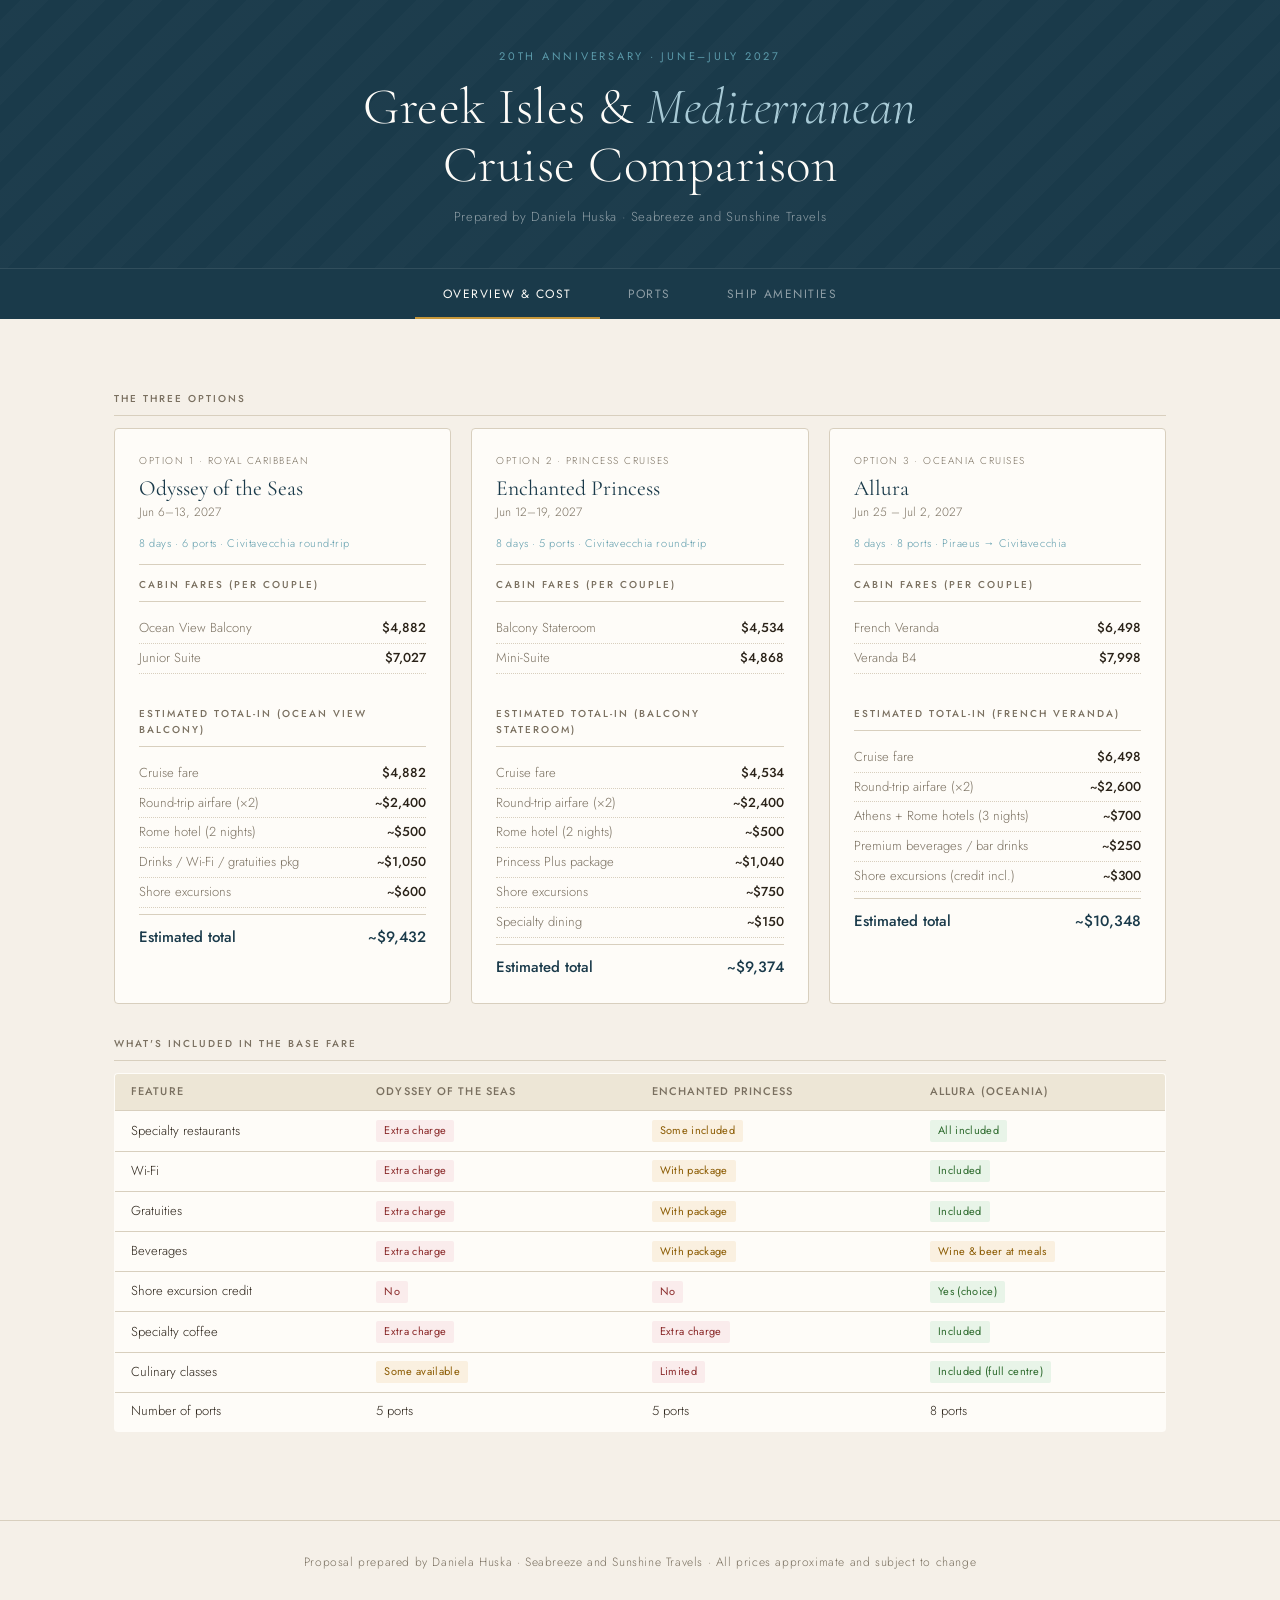
<file: index.html>
<!DOCTYPE html>
<html lang="en">
<head>
<meta charset="UTF-8">
<meta name="viewport" content="width=device-width, initial-scale=1.0">
<title>Greek Isles & Mediterranean Cruise Comparison!</title>
<link rel="preconnect" href="https://fonts.googleapis.com">
<link rel="preconnect" href="https://fonts.gstatic.com" crossorigin>
<link href="https://fonts.googleapis.com/css2?family=Cormorant+Garamond:ital,wght@0,300;0,400;0,500;1,300;1,400&family=Jost:wght@300;400;500&display=swap" rel="stylesheet">
<style>
  *, *::before, *::after { box-sizing: border-box; margin: 0; padding: 0; }

  :root {
    --sand: #f5f0e8;
    --parchment: #ede6d6;
    --deep-sea: #1a3a4a;
    --aegean: #2b5c74;
    --seafoam: #5b9aaa;
    --terracotta: #c4623a;
    --gold: #c8983a;
    --muted: #7a7060;
    --ink: #2a2218;
    --white: #fefcf8;
    --border: #d8cfbe;
    --success-bg: #e8f4e8;
    --success-text: #2d6a2d;
    --warn-bg: #faf0e0;
    --warn-text: #8a5a00;
    --danger-bg: #faecec;
    --danger-text: #8a2a2a;
  }

  body {
    font-family: 'Jost', sans-serif;
    background: var(--sand);
    color: var(--ink);
    min-height: 100vh;
    font-weight: 300;
    font-size: 15px;
    line-height: 1.6;
  }

  /* HEADER */
  header {
    background: var(--deep-sea);
    color: var(--white);
    padding: 3rem 2rem 2.5rem;
    text-align: center;
    position: relative;
    overflow: hidden;
  }
  header::before {
    content: '';
    position: absolute;
    inset: 0;
    background: repeating-linear-gradient(
      -45deg,
      transparent,
      transparent 20px,
      rgba(255,255,255,0.015) 20px,
      rgba(255,255,255,0.015) 40px
    );
  }
  header .eyebrow {
    font-size: 11px;
    letter-spacing: 0.25em;
    text-transform: uppercase;
    color: var(--seafoam);
    font-weight: 400;
    margin-bottom: 0.75rem;
    position: relative;
  }
  header h1 {
    font-family: 'Cormorant Garamond', serif;
    font-size: clamp(2rem, 5vw, 3.2rem);
    font-weight: 300;
    line-height: 1.15;
    position: relative;
    letter-spacing: 0.01em;
  }
  header h1 em {
    font-style: italic;
    color: #a8cad6;
  }
  header .subtitle {
    font-size: 13px;
    color: rgba(255,255,255,0.5);
    margin-top: 0.75rem;
    letter-spacing: 0.05em;
    position: relative;
  }

  /* TABS */
  .tab-bar {
    background: var(--deep-sea);
    display: flex;
    justify-content: center;
    gap: 0;
    border-top: 1px solid rgba(255,255,255,0.1);
    position: sticky;
    top: 0;
    z-index: 100;
  }
  .tab-btn {
    background: none;
    border: none;
    color: rgba(255,255,255,0.5);
    font-family: 'Jost', sans-serif;
    font-size: 12px;
    font-weight: 400;
    letter-spacing: 0.12em;
    text-transform: uppercase;
    padding: 1rem 1.75rem;
    cursor: pointer;
    position: relative;
    transition: color 0.2s;
  }
  .tab-btn::after {
    content: '';
    position: absolute;
    bottom: 0; left: 50%; right: 50%;
    height: 2px;
    background: var(--gold);
    transition: left 0.2s, right 0.2s;
  }
  .tab-btn:hover { color: rgba(255,255,255,0.8); }
  .tab-btn.active { color: var(--white); }
  .tab-btn.active::after { left: 0; right: 0; }

  /* PANELS */
  .panel { display: none; padding: 2.5rem 1.5rem; max-width: 1100px; margin: 0 auto; }
  .panel.active { display: block; }

  /* SECTION LABEL */
  .section-label {
    font-size: 10px;
    letter-spacing: 0.2em;
    text-transform: uppercase;
    color: var(--muted);
    font-weight: 500;
    margin: 2rem 0 0.75rem;
    padding-bottom: 0.5rem;
    border-bottom: 1px solid var(--border);
  }

  /* OPTION CARDS GRID */
  .option-grid {
    display: grid;
    grid-template-columns: repeat(3, minmax(0, 1fr));
    gap: 1.25rem;
    margin-bottom: 1.5rem;
  }
  @media (max-width: 750px) { .option-grid { grid-template-columns: 1fr; } }

  .option-card {
    background: var(--white);
    border: 1px solid var(--border);
    border-radius: 4px;
    padding: 1.5rem;
    position: relative;
  }
  .option-card.featured {
    border-color: var(--aegean);
    border-width: 2px;
  }
  .option-card.featured::before {
    content: 'Most inclusive';
    position: absolute;
    top: -1px; right: 1rem;
    background: var(--aegean);
    color: white;
    font-size: 10px;
    letter-spacing: 0.1em;
    text-transform: uppercase;
    padding: 3px 10px;
    border-radius: 0 0 4px 4px;
  }

  .option-badge {
    font-size: 10px;
    letter-spacing: 0.15em;
    text-transform: uppercase;
    color: var(--muted);
    margin-bottom: 0.4rem;
    display: block;
  }
  .option-ship {
    font-family: 'Cormorant Garamond', serif;
    font-size: 1.35rem;
    font-weight: 400;
    color: var(--deep-sea);
    line-height: 1.2;
    margin-bottom: 2px;
  }
  .option-line {
    font-size: 12px;
    color: var(--muted);
    margin-bottom: 0.75rem;
  }
  .option-meta {
    font-size: 11px;
    color: var(--seafoam);
    letter-spacing: 0.05em;
    padding-bottom: 0.75rem;
    border-bottom: 1px solid var(--border);
    margin-bottom: 0.75rem;
  }

  .price-line {
    display: flex;
    justify-content: space-between;
    font-size: 13px;
    padding: 4px 0;
    border-bottom: 1px dotted var(--border);
    gap: 0.5rem;
  }
  .price-line:last-child { border-bottom: none; }
  .price-line .lbl { color: var(--muted); flex: 1; }
  .price-line .val { font-weight: 500; color: var(--ink); white-space: nowrap; }
  .price-line .val.zero { color: var(--success-text); }

  .total-line {
    display: flex;
    justify-content: space-between;
    padding: 10px 0 0;
    margin-top: 6px;
    border-top: 1px solid var(--border);
    font-size: 15px;
    font-weight: 500;
    color: var(--deep-sea);
  }

  /* INCLUSION TABLE */
  .incl-table {
    width: 100%;
    background: var(--white);
    border: 1px solid var(--border);
    border-radius: 4px;
    border-collapse: collapse;
    font-size: 13px;
    overflow: hidden;
  }
  .incl-table th {
    background: var(--parchment);
    color: var(--muted);
    font-size: 11px;
    letter-spacing: 0.1em;
    text-transform: uppercase;
    font-weight: 500;
    padding: 0.6rem 1rem;
    text-align: left;
    border-bottom: 1px solid var(--border);
  }
  .incl-table td {
    padding: 0.55rem 1rem;
    border-bottom: 1px solid var(--border);
    vertical-align: middle;
  }
  .incl-table tr:last-child td { border-bottom: none; }
  .incl-table tr:hover td { background: var(--sand); }

  .tag {
    display: inline-block;
    font-size: 11px;
    padding: 2px 8px;
    border-radius: 2px;
    font-weight: 400;
    letter-spacing: 0.03em;
  }
  .tag.yes { background: var(--success-bg); color: var(--success-text); }
  .tag.partial { background: var(--warn-bg); color: var(--warn-text); }
  .tag.no { background: var(--danger-bg); color: var(--danger-text); }

  /* PORTS */
  .ports-intro {
    font-size: 13px;
    color: var(--muted);
    margin-bottom: 1.5rem;
    font-style: italic;
  }
  .port-grid { display: grid; grid-template-columns: repeat(2, minmax(0,1fr)); gap: 1rem; }
  @media (max-width: 600px) { .port-grid { grid-template-columns: 1fr; } }

  .port-card {
    background: var(--white);
    border: 1px solid var(--border);
    border-radius: 4px;
    padding: 1.1rem 1.25rem;
  }
  .port-card.unique-3 { border-left: 3px solid var(--gold); }
  .port-name {
    font-family: 'Cormorant Garamond', serif;
    font-size: 1.1rem;
    font-weight: 400;
    color: var(--deep-sea);
    margin-bottom: 8px;
    display: flex;
    align-items: baseline;
    gap: 0.5rem;
  }
  .which-badge {
    font-size: 10px;
    font-family: 'Jost', sans-serif;
    letter-spacing: 0.1em;
    text-transform: uppercase;
    color: var(--muted);
    font-weight: 400;
    border: 1px solid var(--border);
    padding: 1px 6px;
    border-radius: 2px;
    white-space: nowrap;
  }
  .port-site {
    font-size: 12.5px;
    color: var(--muted);
    padding: 2.5px 0 2.5px 14px;
    position: relative;
    line-height: 1.4;
  }
  .port-site::before {
    content: '·';
    position: absolute;
    left: 3px;
    color: var(--border);
    font-size: 14px;
    line-height: 1.2;
  }
  .port-row-label {
    font-size: 9px;
    font-family: 'Jost', sans-serif;
    letter-spacing: 0.12em;
    text-transform: uppercase;
    font-weight: 500;
    margin-right: 5px;
  }
  .port-dining {
    font-size: 12.5px;
    color: var(--ink);
    padding: 8px 0 2.5px 0;
    line-height: 1.4;
    border-top: 1px solid var(--border);
    margin-top: 8px;
  }
  .port-dining .port-row-label { color: var(--terracotta); }
  .port-highlight {
    font-size: 12.5px;
    color: var(--aegean);
    padding: 3px 0 2.5px 0;
    line-height: 1.4;
    margin-top: 2px;
  }
  .port-highlight .port-row-label { color: var(--gold); }

  /* ITINERARY GRID */
  .itinerary-grid {
    display: grid;
    grid-template-columns: 4rem repeat(3, minmax(0, 1fr));
    gap: 0.6rem 0.75rem;
  }
  .itin-header-row, .itin-row { display: contents; }
  .itin-cruise-label { display: none; }
  @media (max-width: 750px) {
    .itinerary-grid { display: block; }
    .itin-header-row { display: none; }
    .itin-row {
      display: block;
      margin-bottom: 1.5rem;
    }
    .itin-day-label {
      padding: 0.4rem 0 0.5rem;
      border-bottom: 1px solid var(--border);
      margin-bottom: 0.5rem;
    }
    .itin-day-label .itin-day-num { font-size: 11px; }
    .itin-row .port-card, .itin-row .at-sea-card { margin-bottom: 0.5rem; }
    .itin-cruise-label {
      display: block;
      font-size: 10px;
      font-family: 'Jost', sans-serif;
      letter-spacing: 0.1em;
      text-transform: uppercase;
      color: var(--muted);
      font-weight: 500;
      margin-bottom: 5px;
    }
  }
  .itin-col-header {
    padding-bottom: 0.6rem;
    border-bottom: 1px solid var(--border);
    margin-bottom: 0.1rem;
  }
  .itin-ship {
    font-family: 'Cormorant Garamond', serif;
    font-size: 1rem;
    font-weight: 400;
    color: var(--deep-sea);
    margin-top: 3px;
    line-height: 1.2;
  }
  .itin-dates {
    font-size: 11px;
    color: var(--muted);
    margin-top: 2px;
  }
  .itin-day-label {
    display: flex;
    align-items: flex-start;
    padding-top: 0.9rem;
  }
  .itin-day-num {
    font-size: 10px;
    font-family: 'Jost', sans-serif;
    text-transform: uppercase;
    letter-spacing: 0.1em;
    color: var(--muted);
    font-weight: 500;
    white-space: nowrap;
  }
  .itin-cell-date {
    font-size: 10px;
    color: var(--muted);
    text-transform: uppercase;
    letter-spacing: 0.1em;
    margin-bottom: 5px;
  }
  .at-sea-card {
    background: rgba(43, 92, 116, 0.05);
    border: 1px solid rgba(91, 154, 170, 0.35);
    border-radius: 4px;
    padding: 1rem;
    display: flex;
    flex-direction: column;
    align-items: center;
    justify-content: center;
    gap: 0.4rem;
  }
  .at-sea-card .itin-cell-date {
    color: rgba(91, 154, 170, 0.65);
  }
  .at-sea-text {
    font-size: 11px;
    text-transform: uppercase;
    letter-spacing: 0.15em;
    color: var(--seafoam);
    font-weight: 400;
  }
  .at-sea-text::before {
    content: '\2248\00a0\00a0';
  }

  /* AMENITIES */
  .amenity-grid { display: grid; grid-template-columns: repeat(3, minmax(0,1fr)); gap: 1.25rem; }
  @media (max-width: 750px) { .amenity-grid { grid-template-columns: 1fr; } }

  .amenity-card {
    background: var(--white);
    border: 1px solid var(--border);
    border-radius: 4px;
    padding: 1.5rem;
  }
  .amenity-card.featured { border-color: var(--aegean); border-width: 2px; }

  .vibe-box {
    background: var(--parchment);
    border-radius: 3px;
    padding: 0.75rem 1rem;
    margin-top: 1rem;
    font-size: 12.5px;
    color: var(--muted);
    font-style: italic;
    line-height: 1.5;
    border-left: 2px solid var(--gold);
  }

  .amenity-row {
    display: flex;
    justify-content: space-between;
    align-items: center;
    font-size: 12.5px;
    padding: 5.5px 0;
    border-bottom: 1px dotted var(--border);
    gap: 0.5rem;
  }
  .amenity-row:last-child { border-bottom: none; }
  .amenity-row .a-lbl { color: var(--ink); }
  .amenity-row .a-val { color: var(--muted); font-size: 11.5px; text-align: right; }
  .amenity-row .a-val.yes { color: var(--success-text); }
  .amenity-row .a-val.no { color: var(--danger-text); }
  .amenity-row .a-val.note { color: var(--warn-text); }

  footer {
    text-align: center;
    padding: 2rem;
    font-size: 12px;
    color: var(--muted);
    border-top: 1px solid var(--border);
    margin-top: 3rem;
    letter-spacing: 0.05em;
  }
</style>
</head>
<body>

<!-- Load cruise data from external file -->
<script src="data.js"></script>

<header>
  <p class="eyebrow">20th Anniversary · June–July 2027</p>
  <h1>Greek Isles &amp; <em>Mediterranean</em><br>Cruise Comparison</h1>
  <p class="subtitle">Prepared by Daniela Huska · Seabreeze and Sunshine Travels</p>
</header>

<div class="tab-bar">
  <button class="tab-btn active" onclick="showTab('overview', this)">Overview &amp; Cost</button>
  <button class="tab-btn" onclick="showTab('ports', this)">Ports</button>
  <button class="tab-btn" onclick="showTab('amenities', this)">Ship Amenities</button>
</div>

<!-- ===== OVERVIEW PANEL ===== -->
<div id="overview" class="panel active">

  <p class="section-label">The three options</p>
  <div class="option-grid" id="cruiseCardsContainer">
    <!-- Cruise cards will be rendered here by app.js -->
  </div>

  <p class="section-label">What's included in the base fare</p>
  <table class="incl-table">
    <thead>
      <tr>
        <th>Feature</th>
        <th>Odyssey of the Seas</th>
        <th>Enchanted Princess</th>
        <th>Allura (Oceania)</th>
      </tr>
    </thead>
    <tbody>
      <tr>
        <td>Specialty restaurants</td>
        <td><span class="tag no">Extra charge</span></td>
        <td><span class="tag partial">Some included</span></td>
        <td><span class="tag yes">All included</span></td>
      </tr>
      <tr>
        <td>Wi-Fi</td>
        <td><span class="tag no">Extra charge</span></td>
        <td><span class="tag partial">With package</span></td>
        <td><span class="tag yes">Included</span></td>
      </tr>
      <tr>
        <td>Gratuities</td>
        <td><span class="tag no">Extra charge</span></td>
        <td><span class="tag partial">With package</span></td>
        <td><span class="tag yes">Included</span></td>
      </tr>
      <tr>
        <td>Beverages</td>
        <td><span class="tag no">Extra charge</span></td>
        <td><span class="tag partial">With package</span></td>
        <td><span class="tag partial">Wine &amp; beer at meals</span></td>
      </tr>
      <tr>
        <td>Shore excursion credit</td>
        <td><span class="tag no">No</span></td>
        <td><span class="tag no">No</span></td>
        <td><span class="tag yes">Yes (choice)</span></td>
      </tr>
      <tr>
        <td>Specialty coffee</td>
        <td><span class="tag no">Extra charge</span></td>
        <td><span class="tag no">Extra charge</span></td>
        <td><span class="tag yes">Included</span></td>
      </tr>
      <tr>
        <td>Culinary classes</td>
        <td><span class="tag partial">Some available</span></td>
        <td><span class="tag no">Limited</span></td>
        <td><span class="tag yes">Included (full centre)</span></td>
      </tr>
      <tr>
        <td>Number of ports</td>
        <td>5 ports</td>
        <td>5 ports</td>
        <td>8 ports</td>
      </tr>
    </tbody>
  </table>

</div>

<!-- ===== PORTS PANEL ===== -->
<div id="ports" class="panel">

  <p class="ports-intro">Historic sites listed first for each port, followed by dining/drinks and cultural highlights. Options 1 &amp; 2 share Santorini, Kusadasi, and Civitavecchia. Options 2 &amp; 3 share Katakolon and Salerno. Option 3 visits 8 ports including 5 exclusive to Oceania.</p>

  <div id="portsContainer"></div>
</div>

<!-- ===== AMENITIES PANEL ===== -->
<div id="amenities" class="panel">

  <div class="amenity-grid">

    <!-- RC -->
    <div class="amenity-card">
      <span class="option-badge">Option 1 · Royal Caribbean</span>
      <div class="option-ship">Odyssey of the Seas</div>
      <div class="option-line" style="margin-bottom:0.25rem">Large ship · ~4,900 guests</div>
      <div class="option-meta">High-energy, entertainment-forward</div>

      <p class="section-label" style="margin-top:0.5rem">Signature experiences</p>
      <div class="amenity-row"><span class="a-lbl">North Star observation pod</span><span class="a-val yes">✓ Included</span></div>
      <div class="amenity-row"><span class="a-lbl">iFLY skydiving simulator</span><span class="a-val yes">✓ Included</span></div>
      <div class="amenity-row"><span class="a-lbl">FlowRider surf simulator</span><span class="a-val note">Fee applies</span></div>
      <div class="amenity-row"><span class="a-lbl">SeaPlex (bumper cars, basketball)</span><span class="a-val yes">✓ Included</span></div>
      <div class="amenity-row"><span class="a-lbl">Two70 theatre shows</span><span class="a-val yes">✓ Included</span></div>
      <div class="amenity-row"><span class="a-lbl">Casino Royale</span><span class="a-val yes">✓</span></div>
      <div class="amenity-row"><span class="a-lbl">Adults-only Solarium pool</span><span class="a-val yes">✓ Included</span></div>
      <div class="amenity-row"><span class="a-lbl">Rock climbing wall</span><span class="a-val yes">✓ Included</span></div>
      <div class="amenity-row"><span class="a-lbl">Specialty restaurants</span><span class="a-val no">8+ extra charge</span></div>
      <div class="amenity-row"><span class="a-lbl">Bionic robotic bar</span><span class="a-val yes">✓</span></div>
      <div class="amenity-row"><span class="a-lbl">Culinary / language classes</span><span class="a-val note">Select, fee</span></div>
      <div class="amenity-row"><span class="a-lbl">Laser tag</span><span class="a-val yes">✓</span></div>

      <div class="vibe-box">Ship-as-destination. Best if you want entertainment and activities on sea days alongside the history ashore. The most à la carte of the three — final cost depends heavily on what you add on.</div>
    </div>

    <!-- Princess -->
    <div class="amenity-card">
      <span class="option-badge">Option 2 · Princess Cruises</span>
      <div class="option-ship">Enchanted Princess</div>
      <div class="option-line" style="margin-bottom:0.25rem">Large ship · ~3,660 guests</div>
      <div class="option-meta">Classic, polished, first-timer friendly</div>

      <p class="section-label" style="margin-top:0.5rem">Signature experiences</p>
      <div class="amenity-row"><span class="a-lbl">Movies Under the Stars</span><span class="a-val yes">✓ Included</span></div>
      <div class="amenity-row"><span class="a-lbl">Discovery at Sea partnership</span><span class="a-val yes">✓ Included</span></div>
      <div class="amenity-row"><span class="a-lbl">The Voice of the Ocean show</span><span class="a-val yes">✓ Included</span></div>
      <div class="amenity-row"><span class="a-lbl">Phantom Bridge escape room</span><span class="a-val yes">✓ Included</span></div>
      <div class="amenity-row"><span class="a-lbl">The Sanctuary (adults-only)</span><span class="a-val note">Extra charge</span></div>
      <div class="amenity-row"><span class="a-lbl">Lotus Spa Enclave / Thermal</span><span class="a-val note">Extra charge</span></div>
      <div class="amenity-row"><span class="a-lbl">Infinity Wakeview pool</span><span class="a-val yes">✓ Included</span></div>
      <div class="amenity-row"><span class="a-lbl">Specialty restaurants</span><span class="a-val no">5+ extra charge</span></div>
      <div class="amenity-row"><span class="a-lbl">MedallionClass app (order anywhere)</span><span class="a-val yes">✓</span></div>
      <div class="amenity-row"><span class="a-lbl">Live jazz venue (Take Five)</span><span class="a-val yes">✓ Included</span></div>
      <div class="amenity-row"><span class="a-lbl">Casino</span><span class="a-val yes">✓</span></div>
      <div class="amenity-row"><span class="a-lbl">Culinary classes</span><span class="a-val no">Very limited</span></div>

      <div class="vibe-box">The smoothest entry point for first-time cruisers. Polished and comfortable without being overwhelming. Princess Plus package makes costs more predictable than Royal Caribbean.</div>
    </div>

    <!-- Oceania -->
    <div class="amenity-card">
      <span class="option-badge">Option 3 · Oceania Cruises</span>
      <div class="option-ship">Allura</div>
      <div class="option-line" style="margin-bottom:0.25rem">Small ship · ~1,200 guests</div>
      <div class="option-meta">Refined, destination-first, cuisine-focused</div>

      <p class="section-label" style="margin-top:0.5rem">Signature experiences</p>
      <div class="amenity-row"><span class="a-lbl">Full Culinary Centre (hands-on)</span><span class="a-val yes">✓ Included</span></div>
      <div class="amenity-row"><span class="a-lbl">Culinary Discovery shore tours</span><span class="a-val yes">✓</span></div>
      <div class="amenity-row"><span class="a-lbl">Artist Loft</span><span class="a-val yes">✓ Included</span></div>
      <div class="amenity-row"><span class="a-lbl">Guest lecture series</span><span class="a-val yes">✓ Included</span></div>
      <div class="amenity-row"><span class="a-lbl">LYNC Digital Centre</span><span class="a-val yes">✓ Included</span></div>
      <div class="amenity-row"><span class="a-lbl">Aquamar Spa Terrace</span><span class="a-val yes">✓</span></div>
      <div class="amenity-row"><span class="a-lbl">Specialty restaurants (6 total)</span><span class="a-val yes">All included</span></div>
      <div class="amenity-row"><span class="a-lbl">Afternoon tea (daily)</span><span class="a-val yes">✓ Included</span></div>
      <div class="amenity-row"><span class="a-lbl">Macallan whisky experiences</span><span class="a-val yes">✓</span></div>
      <div class="amenity-row"><span class="a-lbl">Pool deck with cabanas</span><span class="a-val yes">✓ Included</span></div>
      <div class="amenity-row"><span class="a-lbl">Casino</span><span class="a-val yes">✓</span></div>
      <div class="amenity-row"><span class="a-lbl">Thrill activities (skydiving etc.)</span><span class="a-val no">Not the focus</span></div>

      <div class="vibe-box">Destination-first. Fewer guests, quieter evenings, exceptional included dining. Strongest match for history &amp; culture priorities. The higher fare is offset by what's already covered.</div>
    </div>

  </div>
</div>

<footer>
  Proposal prepared by Daniela Huska · Seabreeze and Sunshine Travels · All prices approximate and subject to change
</footer>

<script src="js/app.js"></script>
</body>
</html>
</file>
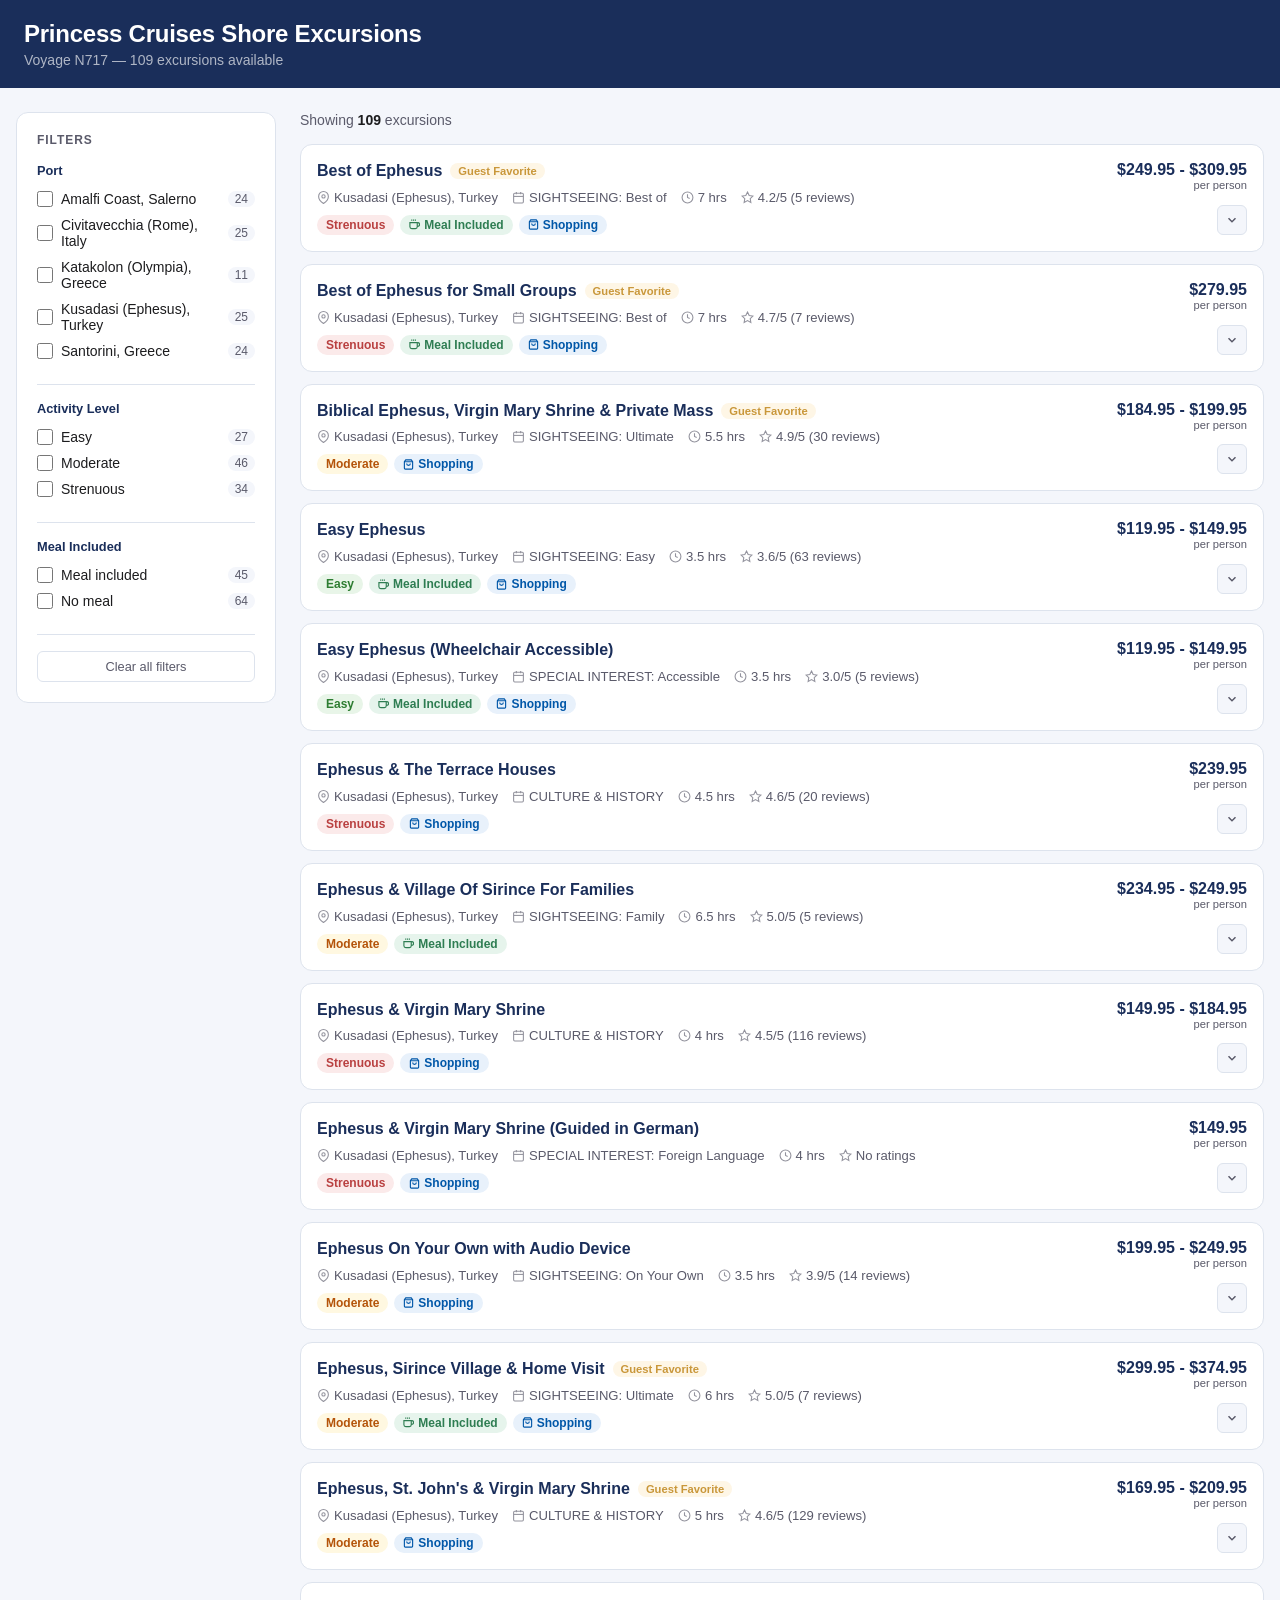
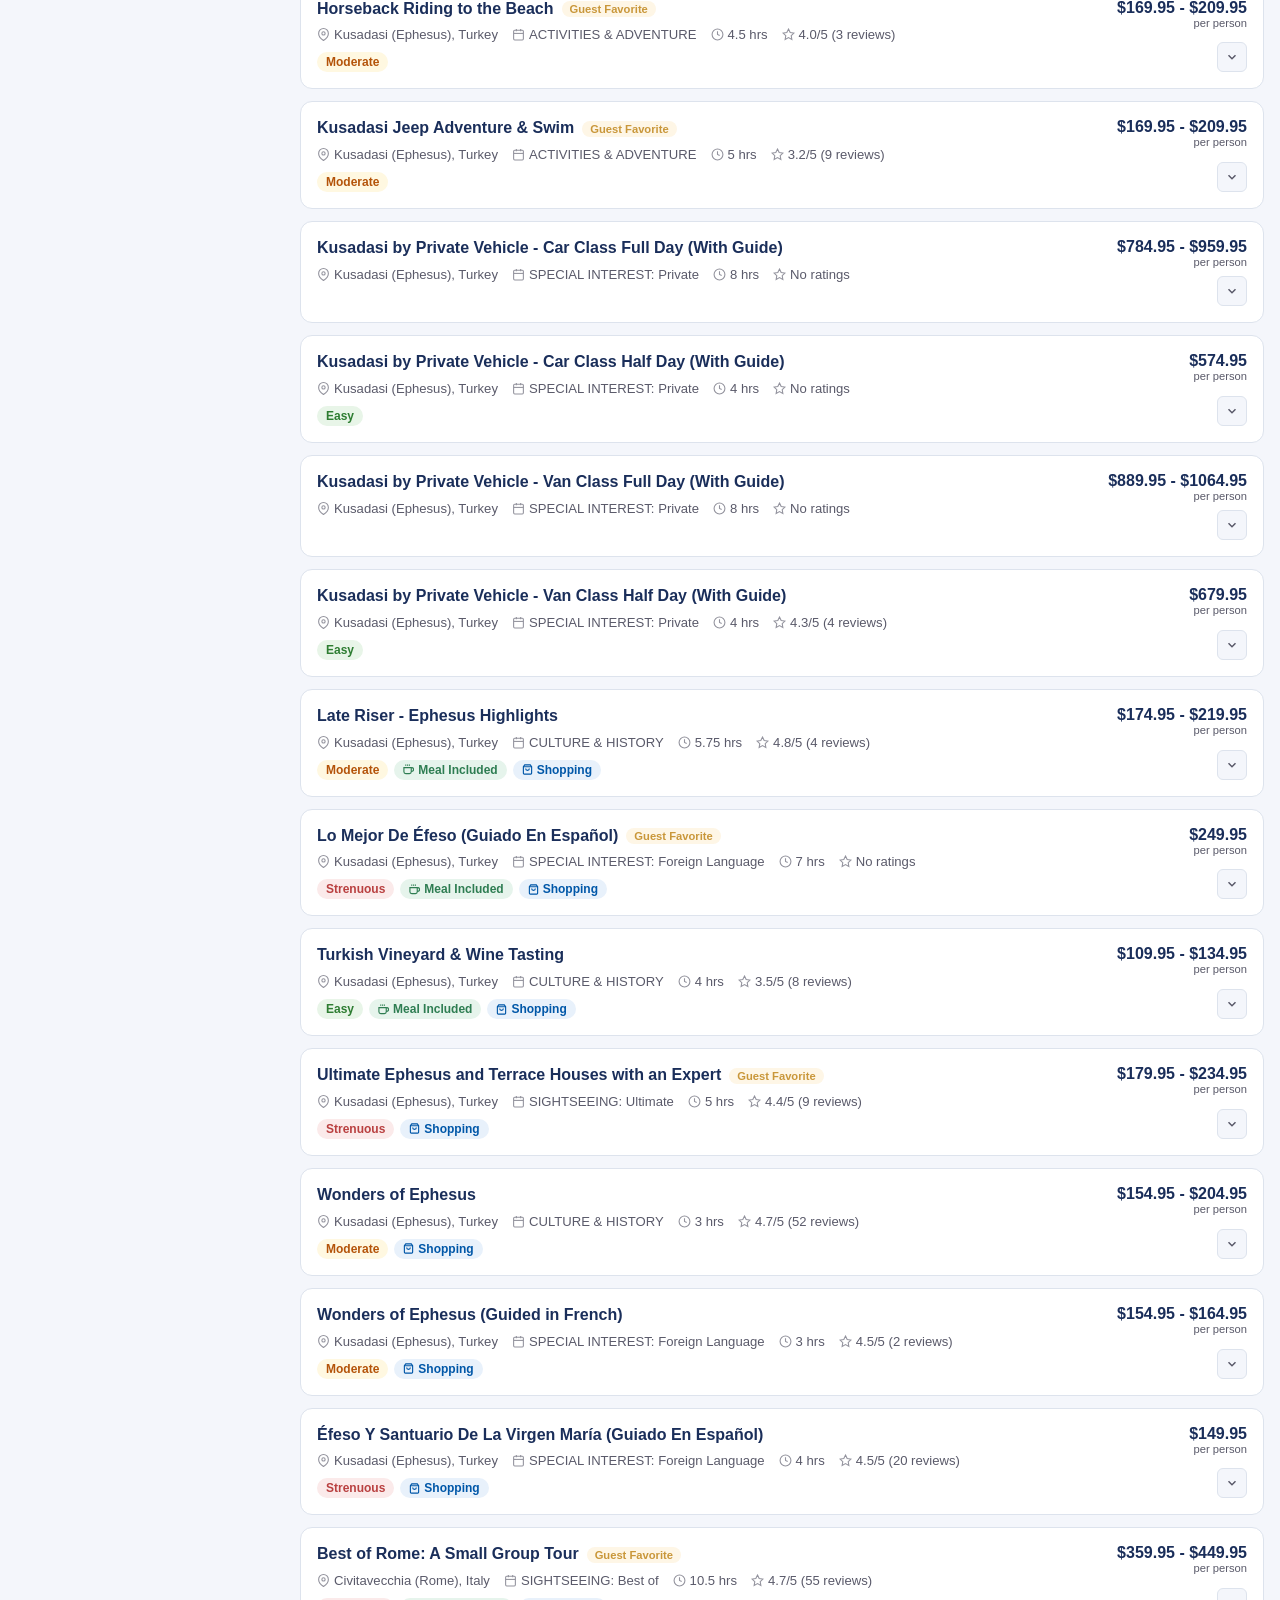
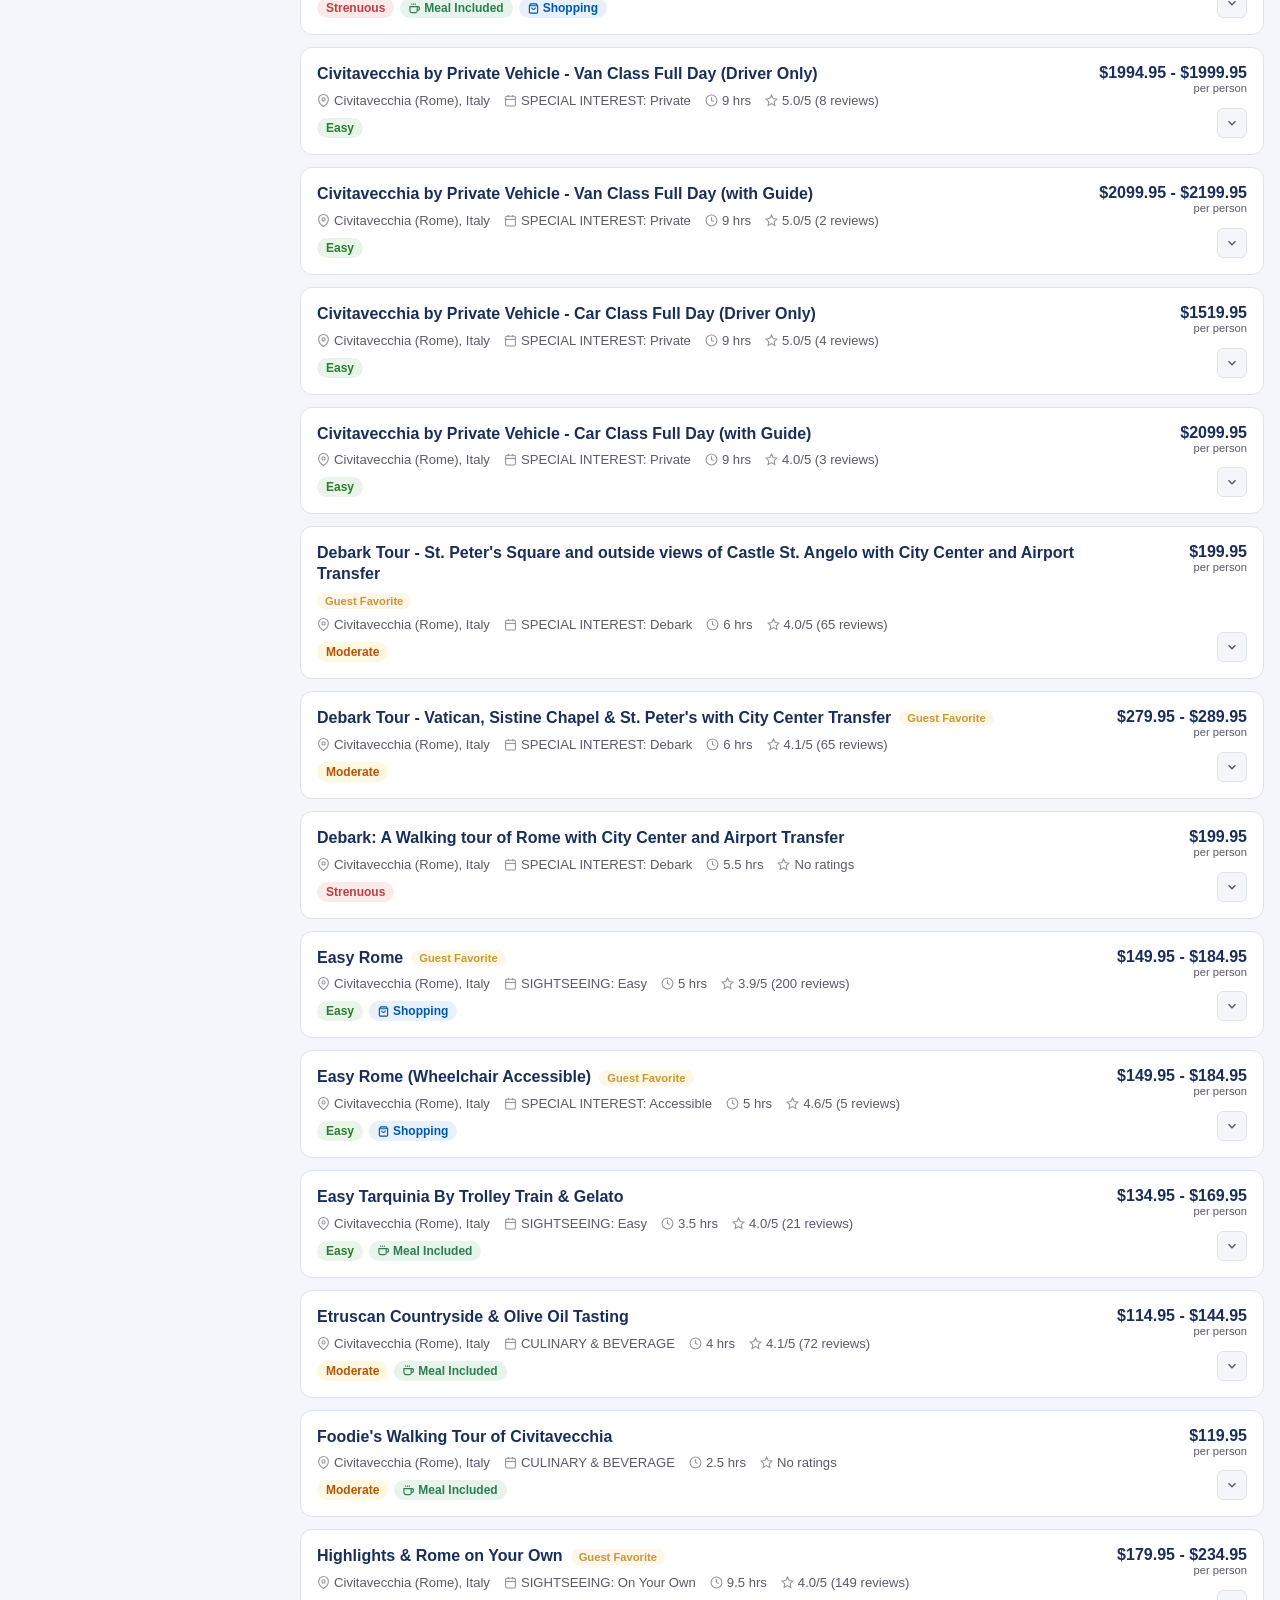
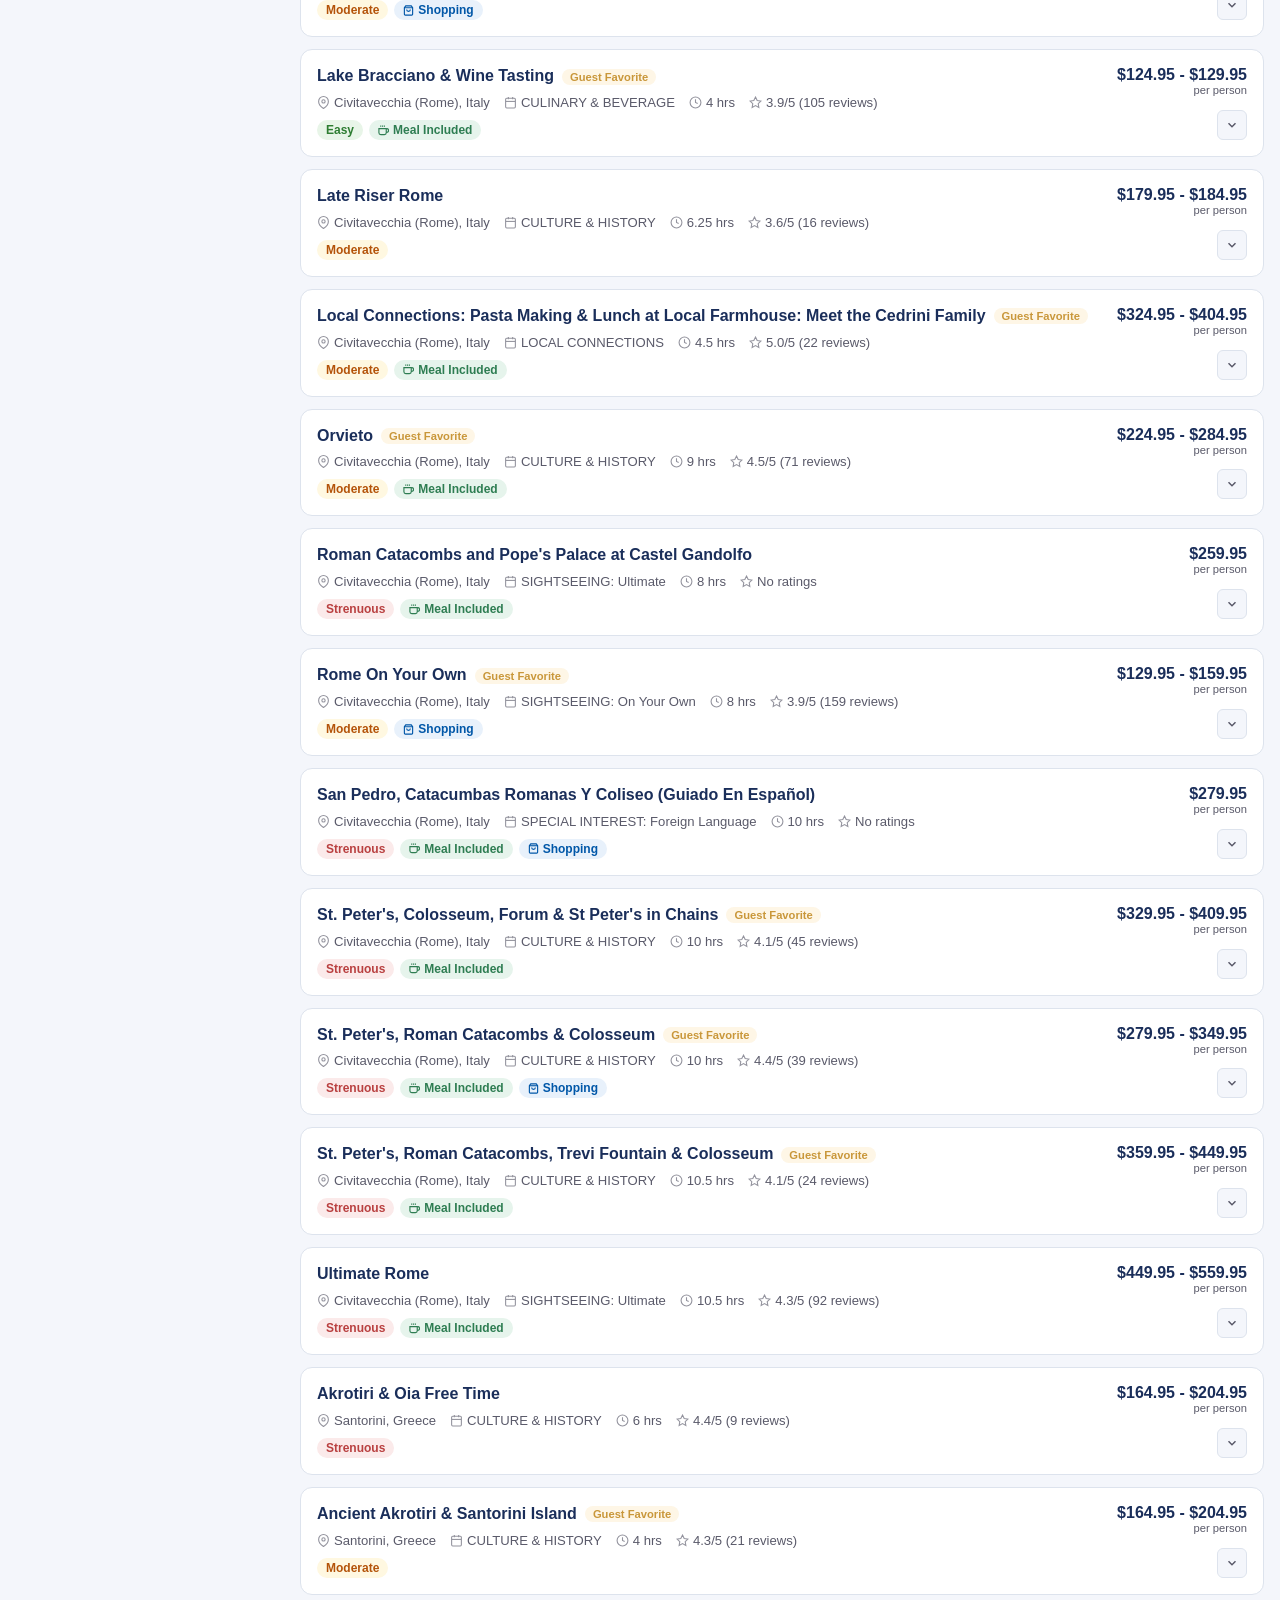
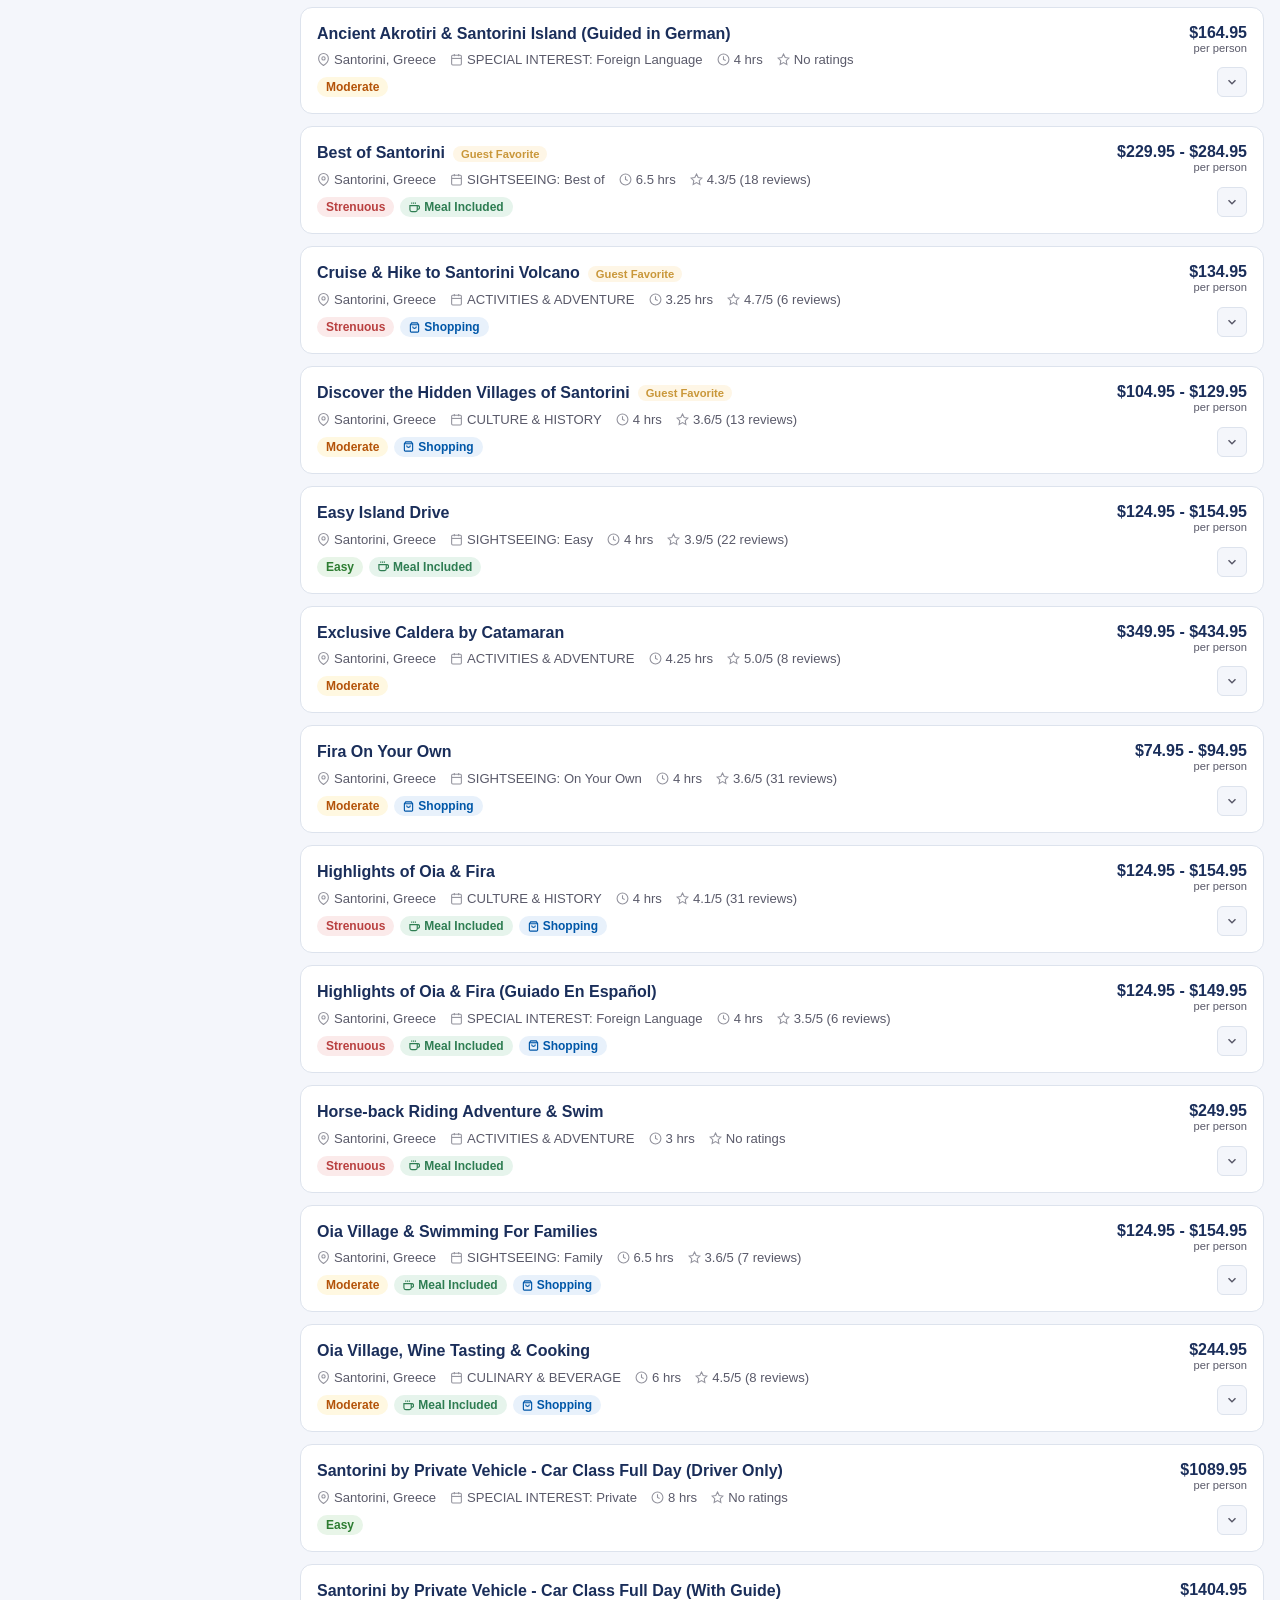
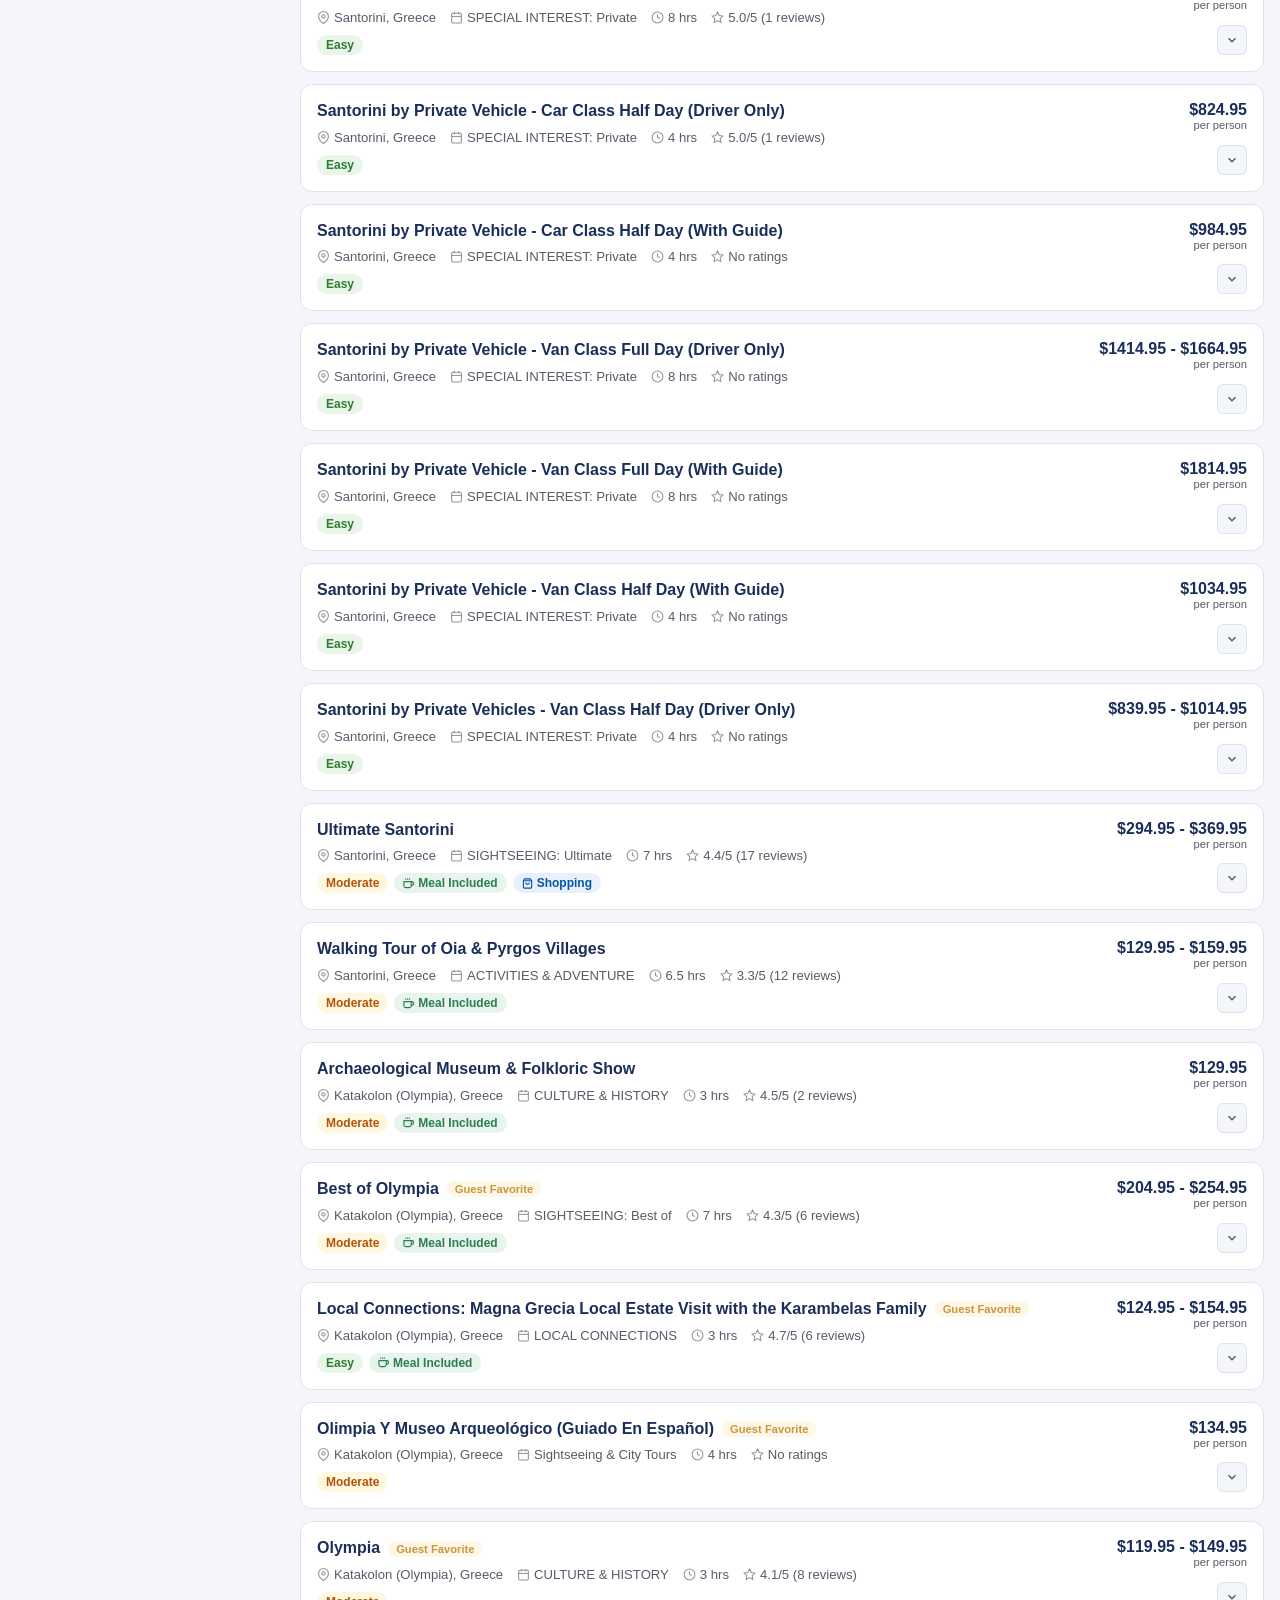
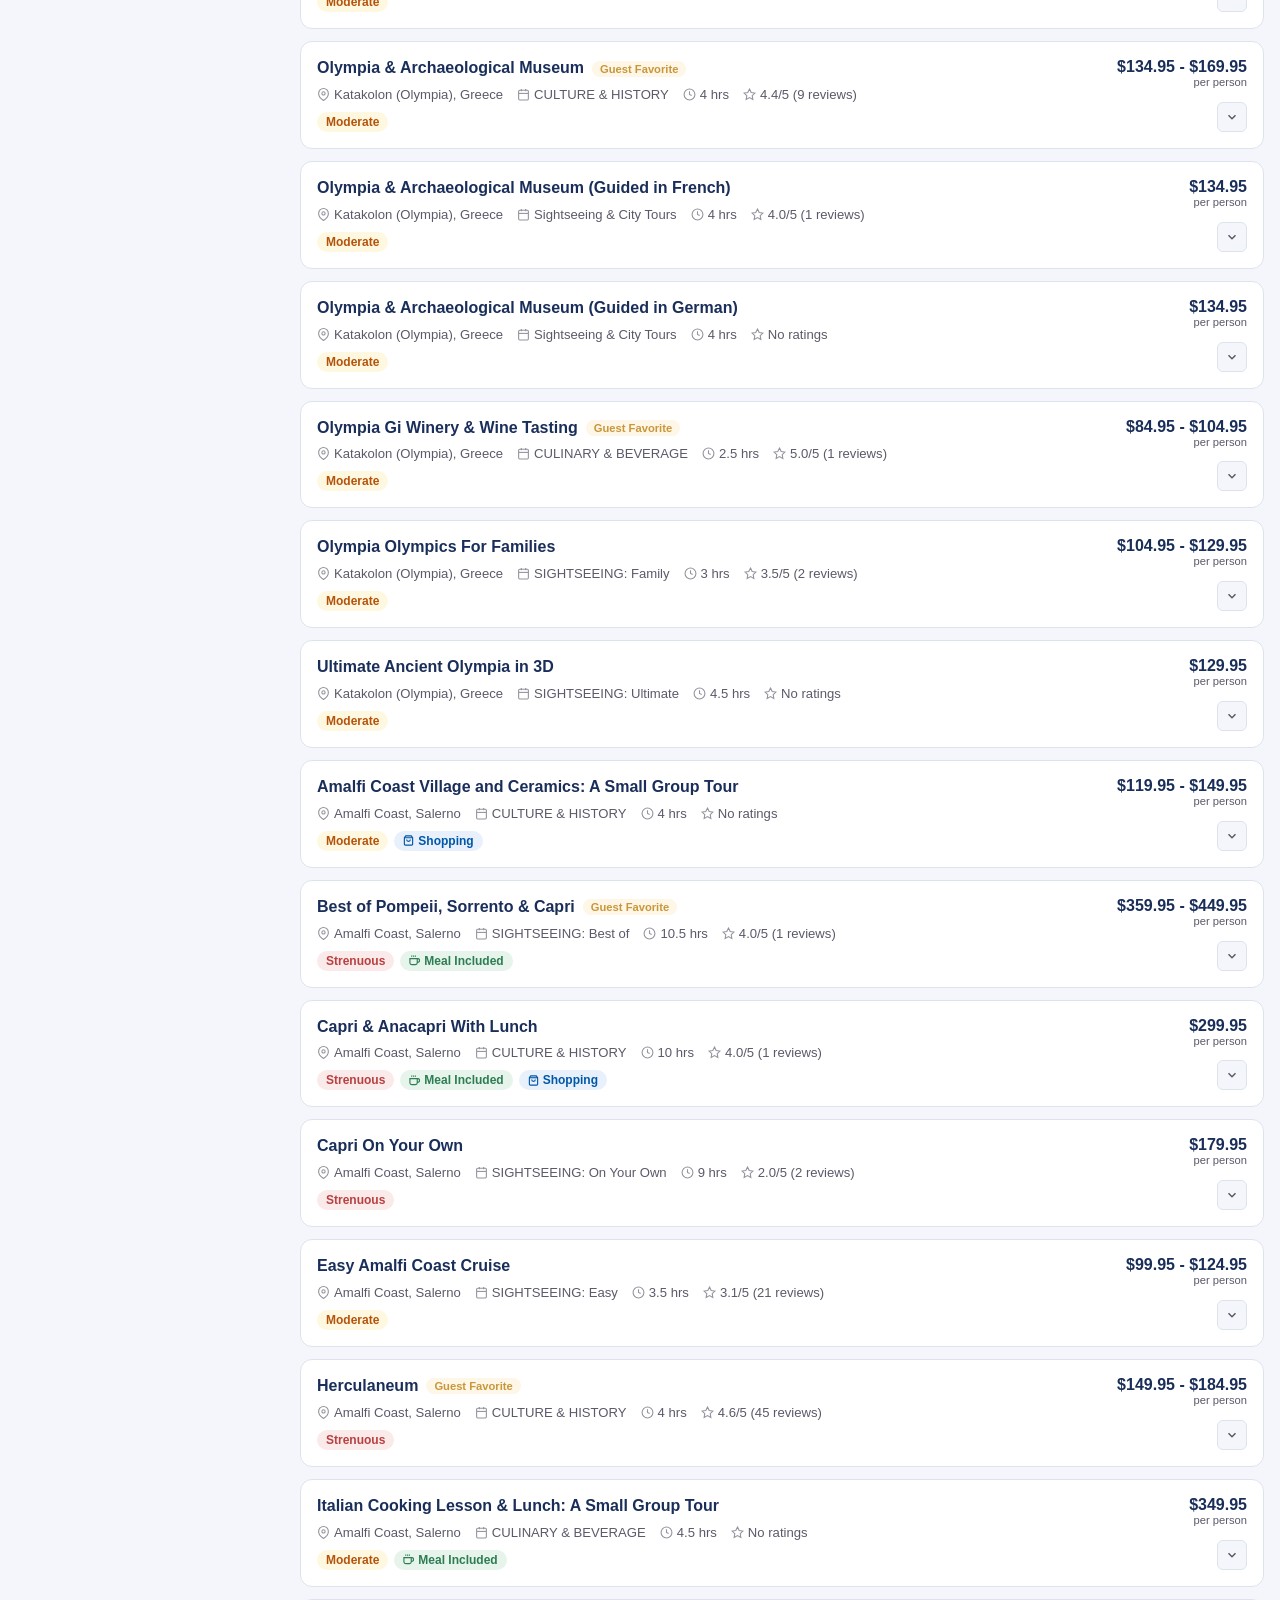
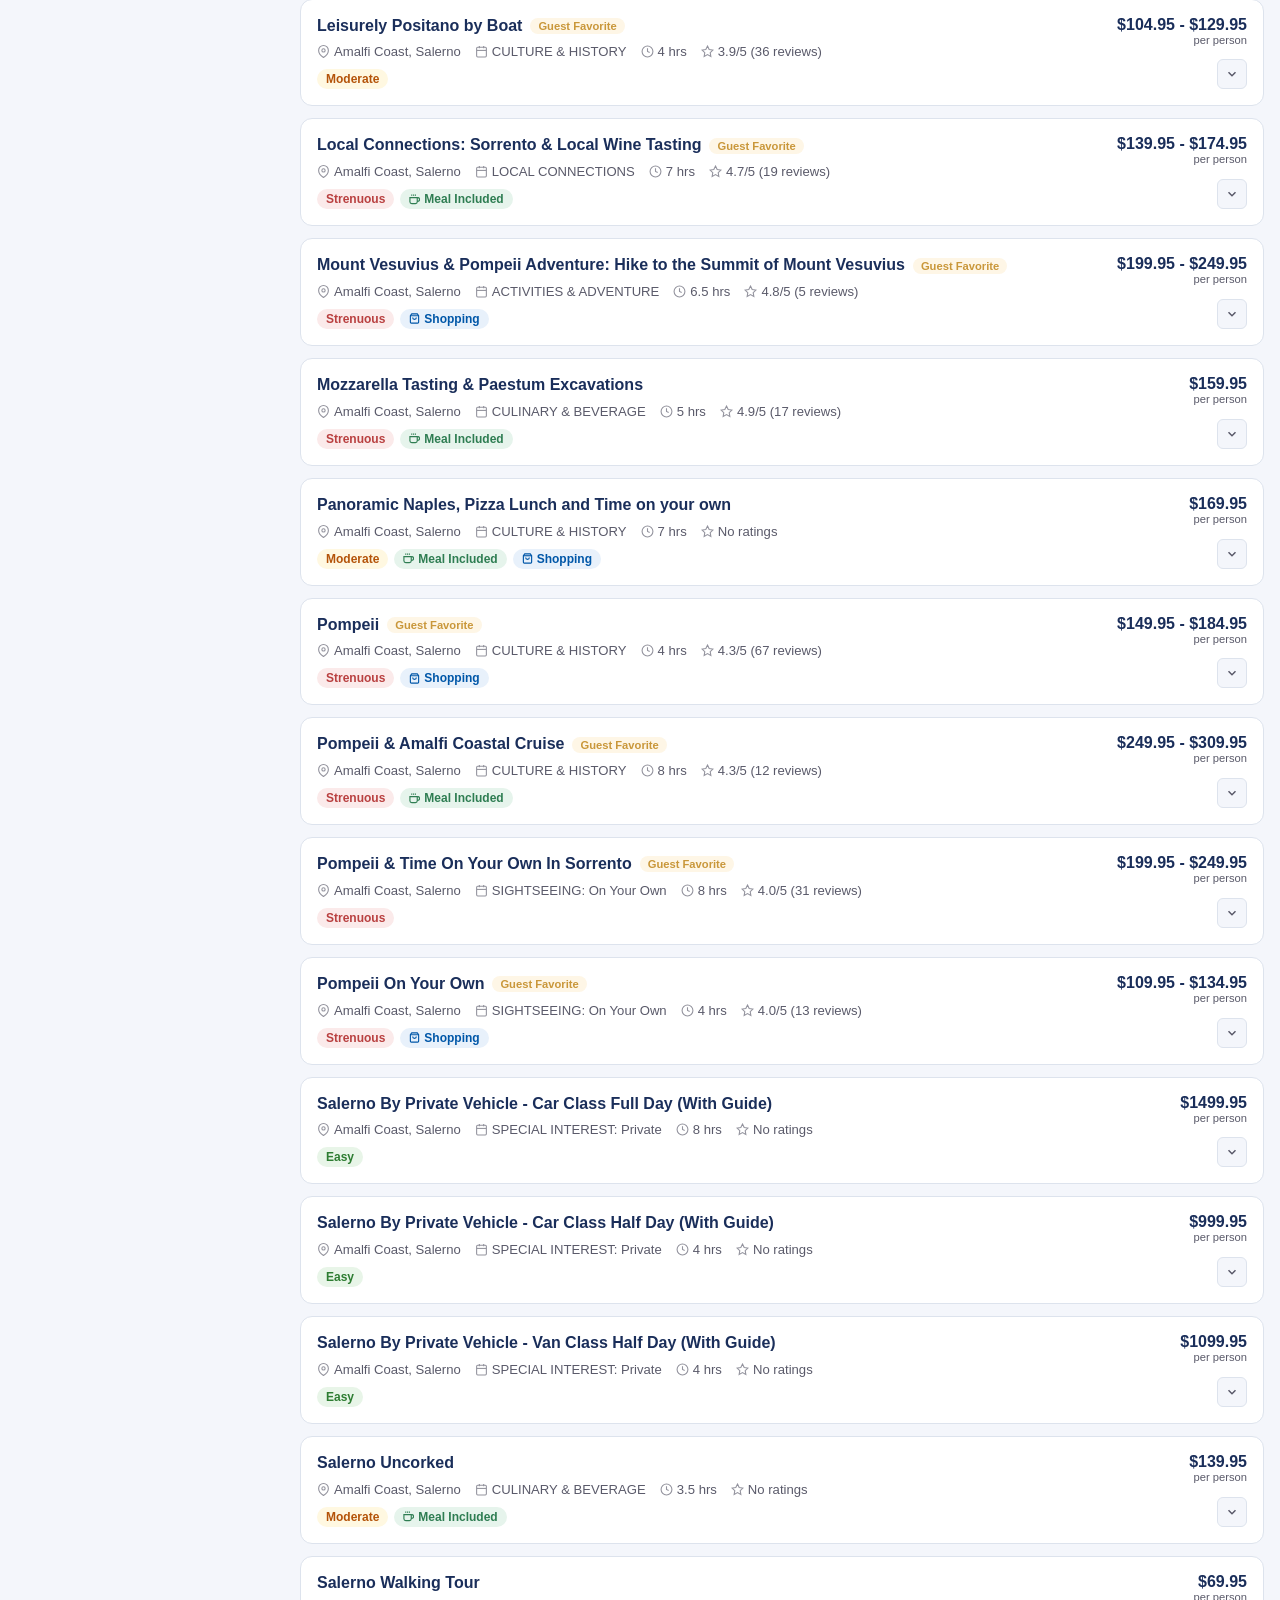
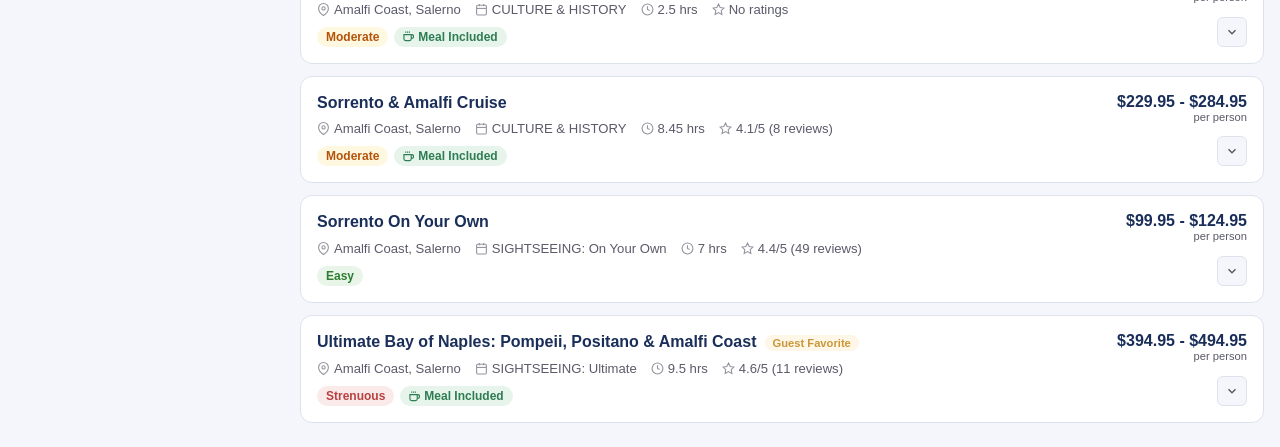
<file: excursions.html>
<!DOCTYPE html>
<html lang="en">
<head>
  <meta charset="UTF-8" />
  <meta name="viewport" content="width=device-width, initial-scale=1.0" />
  <title>Princess Cruises Excursions &ndash; N717</title>
  <style>
    *, *::before, *::after { box-sizing: border-box; margin: 0; padding: 0; }

    :root {
      --navy: #1a2e5a;
      --blue: #0057a8;
      --blue-light: #e8f1fb;
      --gold: #c9973a;
      --gold-light: #fef6e6;
      --green: #2e7d52;
      --green-light: #e6f4ec;
      --red: #b94040;
      --red-light: #fbeaea;
      --text: #1c1c1e;
      --text-muted: #5a5a6a;
      --border: #dde3ed;
      --surface: #f4f6fb;
      --card: #ffffff;
      --radius: 12px;
    }

    body {
      font-family: -apple-system, BlinkMacSystemFont, "Segoe UI", Roboto, sans-serif;
      background: var(--surface);
      color: var(--text);
      min-height: 100vh;
    }

    .site-header {
      background: var(--navy);
      color: #fff;
      padding: 20px 24px;
    }
    .site-header h1 {
      font-size: 1.5rem;
      font-weight: 700;
      letter-spacing: -0.01em;
    }
    .site-header p {
      font-size: 0.875rem;
      color: rgba(255,255,255,0.65);
      margin-top: 4px;
    }

    .page-layout {
      max-width: 1280px;
      margin: 0 auto;
      padding: 24px 16px;
      display: grid;
      grid-template-columns: 260px 1fr;
      gap: 24px;
      align-items: start;
    }
    .filter-toggle {
      display: none;
      align-items: center;
      gap: 8px;
      background: var(--card);
      border: 1px solid var(--border);
      border-radius: var(--radius);
      padding: 10px 16px;
      font-size: 0.875rem;
      font-weight: 600;
      color: var(--navy);
      cursor: pointer;
      width: 100%;
      margin-bottom: 12px;
      transition: background 0.15s;
    }
    .filter-toggle:hover { background: var(--blue-light); }
    .filter-toggle svg { flex-shrink: 0; }
    .filter-badge {
      margin-left: auto;
      background: var(--blue);
      color: #fff;
      font-size: 0.7rem;
      font-weight: 700;
      padding: 2px 7px;
      border-radius: 9999px;
      display: none;
    }

    @media (max-width: 768px) {
      .page-layout { grid-template-columns: 1fr; }
      .filter-toggle { display: flex; }
      .sidebar { display: none; }
      .sidebar.open { display: block; }
    }

    .sidebar {
      background: var(--card);
      border: 1px solid var(--border);
      border-radius: var(--radius);
      padding: 20px;
      position: sticky;
      top: 16px;
    }
    .sidebar-header {
      display: flex;
      align-items: center;
      justify-content: space-between;
      margin-bottom: 16px;
    }
    .sidebar h2 {
      font-size: 0.75rem;
      font-weight: 700;
      text-transform: uppercase;
      letter-spacing: 0.08em;
      color: var(--text-muted);
      margin-bottom: 0;
    }
    .sidebar-close {
      display: none;
      background: none;
      border: none;
      padding: 4px;
      cursor: pointer;
      color: var(--text-muted);
      border-radius: 6px;
      line-height: 0;
      transition: background 0.15s, color 0.15s;
    }
    .sidebar-close:hover { background: var(--surface); color: var(--text); }
    @media (max-width: 768px) {
      .sidebar-close { display: block; }
    }
    .filter-group { margin-bottom: 20px; }
    .filter-group:last-child { margin-bottom: 0; }
    .filter-group label.group-label {
      display: block;
      font-size: 0.8rem;
      font-weight: 600;
      color: var(--navy);
      margin-bottom: 8px;
    }
    .filter-option {
      display: flex;
      align-items: center;
      gap: 8px;
      padding: 5px 0;
      cursor: pointer;
      font-size: 0.875rem;
      color: var(--text);
    }
    .filter-option input[type="checkbox"] {
      width: 16px;
      height: 16px;
      accent-color: var(--blue);
      cursor: pointer;
      flex-shrink: 0;
    }
    .filter-count {
      margin-left: auto;
      font-size: 0.75rem;
      color: var(--text-muted);
      background: var(--surface);
      border-radius: 9999px;
      padding: 1px 7px;
    }
    .divider {
      height: 1px;
      background: var(--border);
      margin: 16px 0;
    }
    .clear-btn {
      background: none;
      border: 1px solid var(--border);
      border-radius: 6px;
      padding: 7px 12px;
      font-size: 0.8rem;
      color: var(--text-muted);
      cursor: pointer;
      width: 100%;
      transition: background 0.15s, color 0.15s;
    }
    .clear-btn:hover { background: var(--surface); color: var(--text); }

    .results-header {
      display: flex;
      align-items: center;
      justify-content: space-between;
      margin-bottom: 16px;
    }
    .results-count { font-size: 0.875rem; color: var(--text-muted); }
    .results-count strong { color: var(--text); }

    .card-list {
      display: flex;
      flex-direction: column;
      gap: 12px;
    }

    .card {
      background: var(--card);
      border: 1px solid var(--border);
      border-radius: var(--radius);
      overflow: hidden;
      transition: box-shadow 0.15s;
    }
    .card:hover { box-shadow: 0 4px 16px rgba(0,0,0,0.08); }

    .card-summary {
      display: grid;
      grid-template-columns: 1fr auto;
      gap: 12px;
      padding: 16px;
      cursor: pointer;
      user-select: none;
    }

    .card-title-row {
      display: flex;
      align-items: flex-start;
      gap: 8px;
      margin-bottom: 8px;
      flex-wrap: wrap;
    }
    .card-name {
      font-size: 1rem;
      font-weight: 700;
      color: var(--navy);
      line-height: 1.3;
    }
    .badge {
      font-size: 0.7rem;
      font-weight: 700;
      padding: 2px 8px;
      border-radius: 9999px;
      background: var(--gold-light);
      color: var(--gold);
      white-space: nowrap;
      align-self: center;
      flex-shrink: 0;
    }

    .card-meta {
      display: flex;
      flex-wrap: wrap;
      gap: 6px 14px;
      font-size: 0.82rem;
      color: var(--text-muted);
      margin-bottom: 10px;
    }
    .meta-item {
      display: flex;
      align-items: center;
      gap: 4px;
    }
    .meta-item svg { flex-shrink: 0; opacity: 0.65; }

    .card-chips {
      display: flex;
      flex-wrap: wrap;
      gap: 6px;
      align-items: center;
    }

    .chip {
      display: inline-flex;
      align-items: center;
      gap: 4px;
      font-size: 0.75rem;
      font-weight: 600;
      padding: 3px 9px;
      border-radius: 9999px;
    }
    .chip-meal { background: var(--green-light); color: var(--green); }
    .chip-shopping { background: var(--blue-light); color: var(--blue); }
    .chip-easy { background: #e8f5e8; color: #2e7d32; }
    .chip-moderate { background: #fff8e1; color: #b45309; }
    .chip-strenuous { background: var(--red-light); color: var(--red); }

    .card-right {
      display: flex;
      flex-direction: column;
      align-items: flex-end;
      justify-content: space-between;
      gap: 8px;
      min-width: 110px;
    }
    .price-block { text-align: right; }
    .card-price {
      font-size: 1rem;
      font-weight: 700;
      color: var(--navy);
    }
    .card-price-label {
      font-size: 0.7rem;
      color: var(--text-muted);
    }
    .card-rating {
      font-size: 0.78rem;
      color: var(--text-muted);
      text-align: right;
      margin-top: 3px;
    }
    .expand-btn {
      background: var(--surface);
      border: 1px solid var(--border);
      border-radius: 6px;
      width: 30px;
      height: 30px;
      display: flex;
      align-items: center;
      justify-content: center;
      color: var(--text-muted);
      transition: background 0.15s, transform 0.2s;
      flex-shrink: 0;
    }
    .card.expanded .expand-btn {
      transform: rotate(180deg);
      background: var(--blue-light);
      color: var(--blue);
      border-color: var(--blue);
    }

    .card-details {
      display: none;
      padding: 16px;
      border-top: 1px solid var(--border);
    }
    .card.expanded .card-details { display: block; }

    .detail-section { margin-bottom: 14px; }
    .detail-section:last-child { margin-bottom: 0; }
    .detail-label {
      font-size: 0.7rem;
      font-weight: 700;
      text-transform: uppercase;
      letter-spacing: 0.07em;
      color: var(--text-muted);
      margin-bottom: 4px;
    }
    .detail-text {
      font-size: 0.875rem;
      color: var(--text);
      line-height: 1.65;
    }

    .princess-link {
      display: inline-flex;
      align-items: center;
      gap: 6px;
      font-size: 0.85rem;
      font-weight: 600;
      color: var(--blue);
      text-decoration: none;
      padding: 8px 14px;
      border: 1px solid var(--blue);
      border-radius: 6px;
      margin-top: 14px;
      transition: background 0.15s;
    }
    .princess-link:hover { background: var(--blue-light); }

    .empty-state {
      text-align: center;
      padding: 64px 24px;
      color: var(--text-muted);
    }
    .empty-state svg { margin-bottom: 16px; opacity: 0.35; }
    .empty-state p { font-size: 1rem; margin-bottom: 4px; }
    .empty-state small { font-size: 0.85rem; }
  </style>
</head>
<body>

<header class="site-header">
  <h1>Princess Cruises Shore Excursions</h1>
  <p>Voyage N717 &mdash; <span id="total-count"></span> excursions available</p>
</header>

<div class="page-layout">
  <aside class="sidebar">
    <div class="sidebar-header">
      <h2>Filters</h2>
      <button class="sidebar-close" onclick="toggleFilters()" aria-label="Close filters">
        <svg width="16" height="16" viewBox="0 0 24 24" fill="none" stroke="currentColor" stroke-width="2.5"><line x1="18" y1="6" x2="6" y2="18"/><line x1="6" y1="6" x2="18" y2="18"/></svg>
      </button>
    </div>
    <div class="filter-group" id="port-filter-group">
      <label class="group-label">Port</label>
    </div>
    <div class="divider"></div>
    <div class="filter-group" id="activity-filter-group">
      <label class="group-label">Activity Level</label>
    </div>
    <div class="divider"></div>
    <div class="filter-group" id="meal-filter-group">
      <label class="group-label">Meal Included</label>
    </div>
    <div class="divider"></div>
    <button class="clear-btn" onclick="clearFilters()">Clear all filters</button>
  </aside>

  <main>
    <button class="filter-toggle" id="filter-toggle" onclick="toggleFilters()">
      <svg width="15" height="15" viewBox="0 0 24 24" fill="none" stroke="currentColor" stroke-width="2.5"><line x1="4" y1="6" x2="20" y2="6"/><line x1="8" y1="12" x2="16" y2="12"/><line x1="11" y1="18" x2="13" y2="18"/></svg>
      Filters
      <span class="filter-badge" id="filter-badge"></span>
    </button>
    <div class="results-header">
      <p class="results-count">Showing <strong id="showing-count">0</strong> excursions</p>
    </div>
    <div class="card-list" id="card-list"></div>
    <div class="empty-state" id="empty-state" style="display:none;">
      <svg width="48" height="48" viewBox="0 0 24 24" fill="none" stroke="currentColor" stroke-width="1.5">
        <circle cx="11" cy="11" r="8"/><path d="m21 21-4.35-4.35"/>
      </svg>
      <p>No excursions match your filters.</p>
      <small>Try adjusting or clearing your filters.</small>
    </div>
  </main>
</div>

<script>
const EXCURSIONS = [{"ID":"KU1-005","Name":"Best of Ephesus","Port":"Kusadasi, Turkey (for Ephesus)","Category":"SIGHTSEEING: Best of","Duration (hrs)":7,"Activity Level":"Strenuous","Meal Included":"Yes","Food Service":"Includes meal","Price":"$249.95 - $309.95","Rating":"4.2/5 (5 reviews)","Wheelchair Accessible":"No","Shopping":"Yes","Passport Required":"No","Badge":"Guest Favorite","Short Description":"Explore ancient Ephesus and its surrounding areas on this full-day excursion and guided walking tour through the most exciting and historical sites in the region. Experience the tranquil beauty and religious significance of The House of Virgin Mary and visit the great Basilica of St. John, where man","Special Notes":"This tour is only available during full-day calls in Kusadasi. Ephesus requires walking long distances over uneven surfaces; to enter the Basilica of St. John involves some walking at an uphill gradient and a few stairs. At the House of the Virgin Mary, there are also some stairs. The drive from Ephesus to the Virgin Mary Shrine takes approximately 20 minutes over a winding mountain road. At the end of the tour, passengers have the option to remain in town to view a carpet demonstration or to sh"},{"ID":"KU1-999","Name":"Best of Ephesus for Small Groups","Port":"Kusadasi, Turkey (for Ephesus)","Category":"SIGHTSEEING: Best of","Duration (hrs)":7,"Activity Level":"Strenuous","Meal Included":"Yes","Food Service":"Includes meal","Price":"$279.95","Rating":"4.7/5 (7 reviews)","Wheelchair Accessible":"No","Shopping":"Yes","Passport Required":"No","Badge":"Guest Favorite","Short Description":"Explore ancient Ephesus and its surrounding areas on this full-day excursion and guided walking tour through the most exciting and historical sites in the region. Experience the tranquil beauty and religious significance of The House of Virgin Mary and visit the great Basilica of St. John, where man","Special Notes":"This tour is only available during full-day calls in Kusadasi. Ephesus requires walking long distances over uneven surfaces; to enter the Basilica of St. John involves some walking at an uphill gradient and a few stairs. At the House of the Virgin Mary, there are also some stairs. At the end of the tour, passengers have the option to remain in town to view a carpet demonstration or to shop in the bazaar; return to the ship would be on your own (10 to 15 minutes walking). The drive from Ephesus t"},{"ID":"KU1-210","Name":"Biblical Ephesus, Virgin Mary Shrine & Private Mass","Port":"Kusadasi, Turkey (for Ephesus)","Category":"SIGHTSEEING: Ultimate","Duration (hrs)":5.5,"Activity Level":"Moderate","Meal Included":"No","Food Service":null,"Price":"$184.95 - $199.95","Rating":"4.9/5 (30 reviews)","Wheelchair Accessible":"No","Shopping":"Yes","Passport Required":"No","Badge":"Guest Favorite","Short Description":"In a once-in-a-lifetime experience, travel to the picturesque Solmissos Mountains and attend a special interdenominational mass, including communion at the Virgin Mary Shrine which is recognized by the Vatican as a Holy Place. This small shrine, surrounded by lush foliage and dedicated to St. Mary, ","Special Notes":"Ephesus requires walking long distances over uneven surfaces. The drive from Ephesus to the Virgin Mary Shrine takes approximately 20 minutes over a winding mountain road. Visitors to the House of Virgin Mary must climb a few steps. A minimum number of passengers are required to operate this tour.This tour is not wheelchair accessible. This tour uses headsets. At the end of the tour, passengers have the option to remain in town to view a carpet demonstration or to shop in the bazaar; return to t"},{"ID":"KU1-290","Name":"Easy Ephesus","Port":"Kusadasi, Turkey (for Ephesus)","Category":"SIGHTSEEING: Easy","Duration (hrs)":3.5,"Activity Level":"Easy","Meal Included":"Yes","Food Service":"Includes snack","Price":"$119.95 - $149.95","Rating":"3.6/5 (63 reviews)","Wheelchair Accessible":"No","Shopping":"Yes","Passport Required":"No","Badge":null,"Short Description":"A motorcoach tour from the port of Kusadasi travels through the picturesque countryside, dotted with vineyards and peach orchards. You will view Ephesus from the upper gate, Selcuk Castle, Temple of Artemis, Isa Bey mosque and the walls of St. John's Basilica. You will visit the Ephesus Museum, home","Special Notes":"This tour uses headsets."},{"ID":"KU1-291","Name":"Easy Ephesus (Wheelchair Accessible)","Port":"Kusadasi, Turkey (for Ephesus)","Category":"SPECIAL INTEREST: Accessible","Duration (hrs)":3.5,"Activity Level":"Easy","Meal Included":"Yes","Food Service":"Includes snack","Price":"$119.95 - $149.95","Rating":"3.0/5 (5 reviews)","Wheelchair Accessible":"Yes","Shopping":"Yes","Passport Required":"No","Badge":null,"Short Description":"A motorcoach tour from the port of Kusadasi travels through the picturesque countryside, dotted with vineyards and peach orchards. You will view Ephesus from the upper gate, Selcuk Castle, Temple of Artemis, Isa Bey Mosque and the walls of St. John's Basilica. You will visit the Ephesus Museum, home","Special Notes":"The content of this tour is identical to KU1-290. Only guests using a wheelchair can book this tour, as it ensures accessible transportation. Due to the specialized nature of some lift-equipped vehicles, priority is given to guests using a wheelchair and one companion only; additional companions may be required to travel on the transportation provided for tour KU1-290. Bookings not marked with an accessibility requirement will be removed from the tour's inventory. This tour uses headsets."},{"ID":"KU1-250","Name":"Ephesus & The Terrace Houses","Port":"Kusadasi, Turkey (for Ephesus)","Category":"CULTURE & HISTORY","Duration (hrs)":4.5,"Activity Level":"Strenuous","Meal Included":"No","Food Service":null,"Price":"$239.95","Rating":"4.6/5 (20 reviews)","Wheelchair Accessible":"No","Shopping":"Yes","Passport Required":"No","Badge":null,"Short Description":"A guided walking tour of ancient Ephesus reveals its major sights, including an exclusive tour of the newly excavated area, the Terrace Houses. A slow, downhill walk into the ruins gives you time to appreciate the historic significance of the area, once the trade center of the ancient world. Your gu","Special Notes":"Ephesus requires walking long distances over uneven surfaces. Terrace Houses require walking up many steps. At the end of the tour, passengers have the option to remain in town to view a carpet demonstration or to shop in the bazaar; return to the ship would be on your own (10 to 15 minutes walking). This tour is not wheelchair accessible. This tour uses headsets."},{"ID":"KU1-600","Name":"Ephesus & Village Of Sirince For Families","Port":"Kusadasi, Turkey (for Ephesus)","Category":"SIGHTSEEING: Family","Duration (hrs)":6.5,"Activity Level":"Moderate","Meal Included":"Yes","Food Service":"Includes meal","Price":"$234.95 - $249.95","Rating":"5.0/5 (5 reviews)","Wheelchair Accessible":"No","Shopping":"No","Passport Required":"No","Badge":null,"Short Description":"Explore ancient ruins, stroll through a historic village and participate in fun activities on this full-day family tour that includes a guided walk through Ephesus, an open-air museum, followed by a visit to the picturesque Sirince village and a traditional lunch. Board a motorcoach and travel 30 mi","Special Notes":"No tripods or professional camera equipment permitted at Ephesus. Comfortable clothing and footwear are recommended. At the end of the tour, passengers have the option to remain in town to view a carpet demonstration or to shop in the bazaar; return to the ship would be on your own (10 to 15 minutes walking)."},{"ID":"KU1-205","Name":"Ephesus & Virgin Mary Shrine","Port":"Kusadasi, Turkey (for Ephesus)","Category":"CULTURE & HISTORY","Duration (hrs)":4,"Activity Level":"Strenuous","Meal Included":"No","Food Service":null,"Price":"$149.95 - $184.95","Rating":"4.5/5 (116 reviews)","Wheelchair Accessible":"No","Shopping":"Yes","Passport Required":"No","Badge":null,"Short Description":"Your scenic motorcoach ride travels north from Kusadasi past the Byzantine fortress in Selcuk, the ruins of the Temple of Artemis and the Basilica of St. John en route to the sacred Virgin Mary Shrine. Great vistas of the valley can be seen as you travel through the picturesque Solmissos Mountains t","Special Notes":"Ephesus requires walking long distances over uneven surfaces. The drive from Ephesus to the Virgin Mary Shrine takes approximately 20 minutes over a winding mountain road. Visitors to the House of Virgin Mary must climb a few steps. At the end of the tour, passengers have the option to remain in town to view a carpet demonstration or to shop in the bazaar; return to the ship would be on your own (10 to 15 minutes walking). This tour is not wheelchair accessible. This tour uses headsets."},{"ID":"KU1-208","Name":"Ephesus & Virgin Mary Shrine (Guided in German)","Port":"Kusadasi, Turkey (for Ephesus)","Category":"SPECIAL INTEREST: Foreign Language","Duration (hrs)":4,"Activity Level":"Strenuous","Meal Included":"No","Food Service":null,"Price":"$149.95","Rating":"No ratings","Wheelchair Accessible":"No","Shopping":"Yes","Passport Required":"No","Badge":null,"Short Description":"Your scenic motorcoach ride travels north from Kusadasi past the Byzantine fortress in Selcuk, the ruins of the Temple of Artemis and the Basilica of St. John en route to the sacred Virgin Mary Shrine. Great vistas of the valley can be seen as you travel through the picturesque Solmissos Mountains t","Special Notes":"Ephesus requires walking long distances over uneven surfaces. The drive from Ephesus to the Virgin Mary Shrine takes approximately 20 minutes over a winding mountain road. Visitors to the House of Virgin Mary must climb a few steps. This tour is not wheelchair accessible. This tour uses headsets."},{"ID":"KU1-180","Name":"Ephesus On Your Own with Audio Device","Port":"Kusadasi, Turkey (for Ephesus)","Category":"SIGHTSEEING: On Your Own","Duration (hrs)":3.5,"Activity Level":"Moderate","Meal Included":"No","Food Service":null,"Price":"$199.95 - $249.95","Rating":"3.9/5 (14 reviews)","Wheelchair Accessible":"No","Shopping":"Yes","Passport Required":"No","Badge":null,"Short Description":"Perfect for those who enjoy seeing the sights at their own pace, a self-guided, half-day tour of the ancient city of Ephesus is made simple with convenient round-trip motorcoach transportation and the use of a customized iPod\u00ae and detailed map showcasing the remains of the city from classical Greece","Special Notes":"No tripods or professional camera equipment permitted at Ephesus. Comfortable clothing and footwear are recommended. At the end of the tour, passengers have the option to remain in town to view a carpet demonstration or to shop in the bazaar; return to the ship would be on your own (10 to 15 minutes walking)."},{"ID":"KU1-155","Name":"Ephesus, Sirince Village & Home Visit","Port":"Kusadasi, Turkey (for Ephesus)","Category":"SIGHTSEEING: Ultimate","Duration (hrs)":6,"Activity Level":"Moderate","Meal Included":"Yes","Food Service":"Includes meal","Price":"$299.95 - $374.95","Rating":"5.0/5 (7 reviews)","Wheelchair Accessible":"No","Shopping":"Yes","Passport Required":"No","Badge":"Guest Favorite","Short Description":"A minivan tour from the port of Kusadasi travels through picturesque countryside dotted with vineyards and peach orchards. Visit Ephesus where your guide will take you on a downhill walk through the impressive ruins, highlighting the archeological treasures of this great city, considered to be one o","Special Notes":"Visitors to Sirince must negotiate uneven surfaces and many wooden steps. Dining rooms in traditional village houses occupy the second floor. This tour is not wheelchair accessible. At the end of the tour, passengers have the option to remain in town to view a carpet demonstration or to shop in the bazaar; return to the ship would be on your own (10 to 15 minutes walking). Shoes must be removed before entering; bring or wear socks before entering the home. Not recommended for passengers with lim"},{"ID":"KU1-200","Name":"Ephesus, St. John's & Virgin Mary Shrine","Port":"Kusadasi, Turkey (for Ephesus)","Category":"CULTURE & HISTORY","Duration (hrs)":5,"Activity Level":"Moderate","Meal Included":"No","Food Service":null,"Price":"$169.95 - $209.95","Rating":"4.6/5 (129 reviews)","Wheelchair Accessible":"No","Shopping":"Yes","Passport Required":"No","Badge":"Guest Favorite","Short Description":"A guided walking tour of Ephesus and its major sights celebrates the historical significance of this ancient city. Visit The House of the Virgin Mary, considered by the Vatican to be a Holy Place. Set in the Solmissos Mountains, the shrine is nestled among lush foliage; a curative steam flows throug","Special Notes":"Ephesus requires walking long distances over uneven surfaces; to enter the Basilica of St. John involves some walking at an uphill gradient and a few stairs. At the House of the Virgin Mary, there are also some stairs. The drive from Ephesus to the Virgin Mary Shrine takes approximately 20 minutes over a winding mountain road. At the end of the tour, passengers have the option to remain in town to view a carpet demonstration or to shop in the bazaar; return to the ship would be on your own (10 t"},{"ID":"KU1-405","Name":"Horseback Riding to the Beach","Port":"Kusadasi, Turkey (for Ephesus)","Category":"ACTIVITIES & ADVENTURE","Duration (hrs)":4.5,"Activity Level":"Moderate","Meal Included":"No","Food Service":null,"Price":"$169.95 - $209.95","Rating":"4.0/5 (3 reviews)","Wheelchair Accessible":"No","Shopping":"No","Passport Required":"No","Badge":"Guest Favorite","Short Description":"Discover the natural beauty of Kusadasi \u2013 its mountain vistas, flora and fauna and its picturesque beaches \u2013 from the saddle of a horse. Your half-day tour begins with a motorcoach ride to a local farm and horse ranch. Situated in a peaceful area north of Kusadasi, this is a lovely opportunity to se","Special Notes":"Comfortable clothing, closed toe footwear and a hat are recommended. Swimsuit and a towel required for swimming option. Weight limit is 220 pounds or 100 kilos. Guests will not ride the horses in the water or on the beach. At the end of the tour, passengers have the option to remain in town to view a carpet demonstration or to shop in the bazaar; return to the ship would be on your own (10 to 15 minutes walking)."},{"ID":"KU1-400","Name":"Kusadasi Jeep Adventure & Swim","Port":"Kusadasi, Turkey (for Ephesus)","Category":"ACTIVITIES & ADVENTURE","Duration (hrs)":5,"Activity Level":"Moderate","Meal Included":"No","Food Service":null,"Price":"$169.95 - $209.95","Rating":"3.2/5 (9 reviews)","Wheelchair Accessible":"No","Shopping":"No","Passport Required":"No","Badge":"Guest Favorite","Short Description":"Explore Kusadasi on a thrilling 4x4 Jeep adventure. Journey to remote areas of Kusadasi and its environs on this exciting five-hour exploration. Wear your swimsuit under your clothes and get ready to discover the Aegean region of Turkey, renowned for its beautiful unspoiled scenery, turquoise coastl","Special Notes":"Comfortable clothing, footwear and a hat are recommended. Swimsuit and a towel required for swimming option. The terrain can be rough and bumpy, as much of the tour is off-road. This tour is not recommended for guests with back backs or neck, or who are pregnant."},{"ID":"KU1-905","Name":"Kusadasi by Private Vehicle - Car Class Full Day (With Guide)","Port":"Kusadasi, Turkey (for Ephesus)","Category":"SPECIAL INTEREST: Private","Duration (hrs)":8,"Activity Level":null,"Meal Included":"No","Food Service":null,"Price":"$784.95 - $959.95","Rating":"No ratings","Wheelchair Accessible":"No","Shopping":"No","Passport Required":"No","Badge":null,"Short Description":"Explore at your own pace with a private vehicle, driver and English-speaking guide at your service.","Special Notes":"Private cars are ordered per vehicle (not per person), so only one person in the party needs to order the vehicle. The price shown is the total cost for the vehicle, driver, and English-speaking guide. Entrance fees for attractions are not included. In many destinations, the number of vehicles available is extremely limited, so guests are encouraged to secure their private vehicle reservation as early as possible."},{"ID":"KU1-915","Name":"Kusadasi by Private Vehicle - Car Class Half Day (With Guide)","Port":"Kusadasi, Turkey (for Ephesus)","Category":"SPECIAL INTEREST: Private","Duration (hrs)":4,"Activity Level":"Easy","Meal Included":"No","Food Service":null,"Price":"$574.95","Rating":"No ratings","Wheelchair Accessible":"No","Shopping":"No","Passport Required":"No","Badge":null,"Short Description":"Explore at your own pace with a private vehicle, driver and English-speaking guide at your service.","Special Notes":"Private cars are ordered per vehicle (not per person), so only one person in the party needs to order the vehicle. The price shown is the total cost for the vehicle, driver, and English-speaking guide. Entrance fees for attractions are not included. In many destinations, the number of vehicles available is extremely limited, so guests are encouraged to secure their private vehicle reservation as early as possible."},{"ID":"KU1-900","Name":"Kusadasi by Private Vehicle - Van Class Full Day (With Guide)","Port":"Kusadasi, Turkey (for Ephesus)","Category":"SPECIAL INTEREST: Private","Duration (hrs)":8,"Activity Level":null,"Meal Included":"No","Food Service":null,"Price":"$889.95 - $1064.95","Rating":"No ratings","Wheelchair Accessible":"No","Shopping":"No","Passport Required":"No","Badge":null,"Short Description":"Explore at your own pace with a private minivan vehicle, driver and English-speaking guide at your service.","Special Notes":"Private minivans are ordered per vehicle (not per person), so only one person in the party needs to order the vehicle. The price shown is the total cost for the vehicle, driver, and English-speaking guide. Entrance fees for attractions are not included. In many destinations, the number of vehicles available is extremely limited, so guests are encouraged to secure their private vehicle reservation as early as possible."},{"ID":"KU1-910","Name":"Kusadasi by Private Vehicle - Van Class Half Day (With Guide)","Port":"Kusadasi, Turkey (for Ephesus)","Category":"SPECIAL INTEREST: Private","Duration (hrs)":4,"Activity Level":"Easy","Meal Included":"No","Food Service":null,"Price":"$679.95","Rating":"4.3/5 (4 reviews)","Wheelchair Accessible":"No","Shopping":"No","Passport Required":"No","Badge":null,"Short Description":"Explore at your own pace with a private minivan vehicle, driver and English-speaking guide at your service.","Special Notes":"Private minivans are ordered per vehicle (not per person), so only one person in the party needs to order the vehicle. The price shown is the total cost for the vehicle, driver, and English-speaking guide. Entrance fees for attractions are not included. In many destinations, the number of vehicles available is extremely limited, so guests are encouraged to secure their private vehicle reservation as early as possible."},{"ID":"KU1-410","Name":"Late Riser - Ephesus Highlights","Port":"Kusadasi, Turkey (for Ephesus)","Category":"CULTURE & HISTORY","Duration (hrs)":5.75,"Activity Level":"Moderate","Meal Included":"Yes","Food Service":"Includes snack","Price":"$174.95 - $219.95","Rating":"4.8/5 (4 reviews)","Wheelchair Accessible":"No","Shopping":"Yes","Passport Required":"No","Badge":null,"Short Description":"Sleep in or linger over breakfast, then set out on a historic tour with a late start time. Travel 30 minutes to the ancient ruins of Ephesus, considered the most important archaeological site in Turkey. Enjoy a guided walking of all the highlighted sites. Pass through the Magnesia gate and see the O","Special Notes":"A hat and sunscreen are recommended."},{"ID":"KU1-007","Name":"Lo Mejor De \u00c9feso (Guiado En Espa\u00f1ol)","Port":"Kusadasi, Turkey (for Ephesus)","Category":"SPECIAL INTEREST: Foreign Language","Duration (hrs)":7,"Activity Level":"Strenuous","Meal Included":"Yes","Food Service":"Includes meal","Price":"$249.95","Rating":"No ratings","Wheelchair Accessible":"No","Shopping":"Yes","Passport Required":"No","Badge":"Guest Favorite","Short Description":"Explore ancient Ephesus and its surrounding areas on this full-day excursion and guided walking tour through the most exciting and historical sites in the region. Experience the tranquil beauty and religious significance of The House of Virgin Mary and visit the great Basilica of St. John, where man","Special Notes":"Este recorrido solo est\u00e1 disponible durante las visitas de d\u00eda completo en Kusadasi. \u00c9feso requiere caminar largas distancias sobre superficies irregulares; para ingresar a la Bas\u00edlica de San Juan, es necesario caminar en una pendiente cuesta arriba y algunas escaleras. En la Casa de la Virgen Mar\u00eda, tambi\u00e9n hay algunas escaleras. El viaje desde \u00c9feso hasta el Santuario de la Virgen Mar\u00eda toma aproximadamente 20 minutos por una carretera sinuosa de monta\u00f1a. La secuencia de paradas del tour puede"},{"ID":"KU1-300","Name":"Turkish Vineyard & Wine Tasting","Port":"Kusadasi, Turkey (for Ephesus)","Category":"CULTURE & HISTORY","Duration (hrs)":4,"Activity Level":"Easy","Meal Included":"Yes","Food Service":"Includes snack","Price":"$109.95 - $134.95","Rating":"3.5/5 (8 reviews)","Wheelchair Accessible":"No","Shopping":"Yes","Passport Required":"No","Badge":null,"Short Description":"Surprisingly, Turkey is the world's fourth-leading producer of grapes, and historians believe that viticulture actually originated in this part of the world. Spend a half-day exploring the beauty of Kusadasi's countryside on a visit to the Seven Sages Vineyard for a tour and tasting. Board your comf","Special Notes":"Comfortable clothing and footwear are recommended."},{"ID":"KU1-160","Name":"Ultimate Ephesus and Terrace Houses with an Expert","Port":"Kusadasi, Turkey (for Ephesus)","Category":"SIGHTSEEING: Ultimate","Duration (hrs)":5,"Activity Level":"Strenuous","Meal Included":"No","Food Service":null,"Price":"$179.95 - $234.95","Rating":"4.4/5 (9 reviews)","Wheelchair Accessible":"No","Shopping":"Yes","Passport Required":"No","Badge":"Guest Favorite","Short Description":"A guided walking tour with an expert is the perfect way to make the most of ancient Ephesus and its major sights. Your five-hour adventure includes an exclusive tour of the newly excavated area, the Terrace Houses. A 30-minute motorcoach ride brings you to the ruins, an open-air museum showcasing wh","Special Notes":"No tripods, flash photography or professional camera equipment permitted at Ephesus or Terrace Houses.  Comfortable clothing and footwear are recommended. At the end of the tour, passengers have the option to remain in town to view a carpet demonstration or to shop in the bazaar; return to the ship would be on your own (10 to 15 minutes walking)."},{"ID":"KU1-215","Name":"Wonders of Ephesus","Port":"Kusadasi, Turkey (for Ephesus)","Category":"CULTURE & HISTORY","Duration (hrs)":3,"Activity Level":"Moderate","Meal Included":"No","Food Service":null,"Price":"$154.95 - $204.95","Rating":"4.7/5 (52 reviews)","Wheelchair Accessible":"No","Shopping":"Yes","Passport Required":"No","Badge":null,"Short Description":"Your scenic motorcoach travels north from Kusadasi past the Byzantine fortress in Selcuk, the ruins of the Temple of Artemis and the Basilica of St. John, en route to the ancient city of Ephesus, the Roman provincial capital. Your guide will take you on a downhill walk through the impressive ruins, ","Special Notes":"Ephesus requires walking long distances over uneven surfaces. At the end of the tour, passengers have the option to remain in town to view a carpet demonstration or to shop in the bazaar; return to the ship would be on your own (10 to 15 minutes walking). This tour is not wheelchair accessible. This tour uses headsets."},{"ID":"KU1-219","Name":"Wonders of Ephesus (Guided in French)","Port":"Kusadasi, Turkey (for Ephesus)","Category":"SPECIAL INTEREST: Foreign Language","Duration (hrs)":3,"Activity Level":"Moderate","Meal Included":"No","Food Service":null,"Price":"$154.95 - $164.95","Rating":"4.5/5 (2 reviews)","Wheelchair Accessible":"No","Shopping":"Yes","Passport Required":"No","Badge":null,"Short Description":"Your scenic motorcoach travels north from Kusadasi past the Byzantine fortress in Selcuk, the ruins of the Temple of Artemis and the Basilica of St. John, en route to the ancient city of Ephesus, the Roman provincial capital. Your guide will take you on a downhill walk through the impressive ruins, ","Special Notes":"Ephesus requires walking long distances over uneven surfaces. At the end of the tour, passengers have the option to remain in town to view a carpet demonstration or to shop in the bazaar; return to the ship would be on your own (10 to 15 minutes walking). This tour is not wheelchair accessible. This tour uses headsets."},{"ID":"KU1-207","Name":"\u00c9feso Y Santuario De La Virgen Mar\u00eda (Guiado En Espa\u00f1ol)","Port":"Kusadasi, Turkey (for Ephesus)","Category":"SPECIAL INTEREST: Foreign Language","Duration (hrs)":4,"Activity Level":"Strenuous","Meal Included":"No","Food Service":null,"Price":"$149.95","Rating":"4.5/5 (20 reviews)","Wheelchair Accessible":"No","Shopping":"Yes","Passport Required":"No","Badge":null,"Short Description":"Your scenic motorcoach ride travels north from Kusadasi past the Byzantine fortress in Selcuk, the ruins of the Temple of Artemis and the Basilica of St. John en route to the sacred Virgin Mary Shrine. Great vistas of the valley can be seen as you travel through the picturesque Solmissos Mountains t","Special Notes":"\u00c9feso requiere caminar largas distancias sobre superficies irregulares. El viaje desde \u00c9feso hasta el Santuario de la Virgen Mar\u00eda toma aproximadamente 20 minutos por un camino de monta\u00f1a sinuoso. Los visitantes de la Casa de la Virgen Mar\u00eda deben subir unos escalones."},{"ID":"ROM-100","Name":"Best of Rome: A Small Group Tour","Port":"Civitavecchia (for Rome), Italy","Category":"SIGHTSEEING: Best of","Duration (hrs)":10.5,"Activity Level":"Strenuous","Meal Included":"Yes","Food Service":"Includes meal","Price":"$359.95 - $449.95","Rating":"4.7/5 (55 reviews)","Wheelchair Accessible":"No","Shopping":"Yes","Passport Required":"No","Badge":"Guest Favorite","Short Description":"Experience a quartet of historic landmarks, rich in cultural significance on this guided walking tour of the Eternal City. Your scenic motorcoach ride from port makes its first stop near the entrance to the Vatican Museums, which houses the masterpieces of painting, sculpture and other works of art ","Special Notes":"This tour does not include the Colosseum, Roman Forum or the St. Peter's Basilica inside visit.  This tour includes extensive walking on cobblestone surfaces as well as negotiating 250 steps while visiting the Vatican Museum. This tour is not recommended for Guests on wheelchair and Guests with walking difficulties. This tour is not available to passengers beginning or ending their voyage in Civitavecchia (Rome).  This tour does not operate on Sundays, public holidays and religious holidays due "},{"ID":"ROM-920","Name":"Civitavecchia by Private Vehicle  - Van Class Full Day (Driver Only)","Port":"Civitavecchia (for Rome), Italy","Category":"SPECIAL INTEREST: Private","Duration (hrs)":9,"Activity Level":"Easy","Meal Included":"No","Food Service":null,"Price":"$1994.95 - $1999.95","Rating":"5.0/5 (8 reviews)","Wheelchair Accessible":"No","Shopping":"No","Passport Required":"No","Badge":null,"Short Description":"Explore at your own pace with a private minivan vehicle and driver at your service.","Special Notes":"Private minivans are ordered per vehicle (not per person), so only one person in the party needs to order the vehicle. The price shown is the total cost for the vehicle and driver. Entrance fees for attractions are not included. In many destinations, the number of vehicles available is extremely limited, so guests are encouraged to secure their private vehicle reservation as early as possible. Disembarking guests can opt for a drop off in Rome but this will limit the total duration of the tour b"},{"ID":"ROM-900","Name":"Civitavecchia by Private Vehicle  - Van Class Full Day (with Guide)","Port":"Civitavecchia (for Rome), Italy","Category":"SPECIAL INTEREST: Private","Duration (hrs)":9,"Activity Level":"Easy","Meal Included":"No","Food Service":null,"Price":"$2099.95 - $2199.95","Rating":"5.0/5 (2 reviews)","Wheelchair Accessible":"No","Shopping":"No","Passport Required":"No","Badge":null,"Short Description":"Explore at your own pace with a private minivan vehicle, driver and English-speaking guide at your service.","Special Notes":"Private minivans are ordered per vehicle (not per person), so only one person in the party needs to order the vehicle. The price shown is the total cost for the vehicle, driver, and English-speaking guide. Entrance fees for attractions are not included. In many destinations, the number of vehicles available is extremely limited, so guests are encouraged to secure their private vehicle reservation as early as possible. Guests will meet driver at pier while Tour Guides wait for Guests arrival in R"},{"ID":"ROM-925","Name":"Civitavecchia by Private Vehicle - Car Class Full Day (Driver Only)","Port":"Civitavecchia (for Rome), Italy","Category":"SPECIAL INTEREST: Private","Duration (hrs)":9,"Activity Level":"Easy","Meal Included":"No","Food Service":null,"Price":"$1519.95","Rating":"5.0/5 (4 reviews)","Wheelchair Accessible":"No","Shopping":"No","Passport Required":"No","Badge":null,"Short Description":"Explore at your own pace with a private vehicle and driver at your service.","Special Notes":"Private cars are ordered per vehicle (not per person), so only one person in the party needs to order the vehicle. The price shown is the total cost for the vehicle and driver. Entrance fees for attractions are not included. In many destinations, the number of vehicles available is extremely limited, so guests are encouraged to secure their private vehicle reservation as early as possible. Disembarking guests can opt for a drop off in Rome but this will limit the total duration of the tour by on"},{"ID":"ROM-905","Name":"Civitavecchia by Private Vehicle - Car Class Full Day (with Guide)","Port":"Civitavecchia (for Rome), Italy","Category":"SPECIAL INTEREST: Private","Duration (hrs)":9,"Activity Level":"Easy","Meal Included":"No","Food Service":null,"Price":"$2099.95","Rating":"4.0/5 (3 reviews)","Wheelchair Accessible":"No","Shopping":"No","Passport Required":"No","Badge":null,"Short Description":"Explore at your own pace with a private vehicle, driver and English-speaking guide at your service.","Special Notes":"Private cars are ordered per vehicle (not per person), so only one person in the party needs to order the vehicle. The price shown is the total cost for the vehicle, driver, and English-speaking guide. Entrance fees for attractions are not included. In many destinations, the number of vehicles available is extremely limited, so guests are encouraged to secure their private vehicle reservation as early as possible. Guests will meet driver at pier while Tour Guides wait for Guests arrival in Rome."},{"ID":"ROM-960","Name":"Debark Tour - St. Peter's Square and outside views of Castle St. Angelo with City Center and Airport Transfer","Port":"Civitavecchia (for Rome), Italy","Category":"SPECIAL INTEREST: Debark","Duration (hrs)":6,"Activity Level":"Moderate","Meal Included":"No","Food Service":null,"Price":"$199.95","Rating":"4.0/5 (65 reviews)","Wheelchair Accessible":"No","Shopping":"No","Passport Required":"No","Badge":"Guest Favorite","Short Description":"Disembarkation day offers a wonderful opportunity to explore Rome on a guided walking tour, highlighting key sights. A scenic 90-minute motorcoach drive from the port of Civitavecchia includes such exciting landmarks as Castel S. Angelo, Circus Maximus, Arch of Constantine and the Colosseum. A strol","Special Notes":"This tour does not include the Colosseum inside or outside visit. Views of the Colosseum will be from the bus. There may be an additional walk of approximately 15 minutes to reach Vatican's Square from the designated bus parking area. The visit of St. Peter's Basilica and Castel Sant'Angelo will be outside only. This tour is valid only to passengers disembarking in Civitavecchia on flights after 5PM or later.  Tour ends at Ostiense Station or at Leonardo da Vinci Airport (FCO).  The tour order m"},{"ID":"ROM-965","Name":"Debark Tour - Vatican, Sistine Chapel & St. Peter's with City Center Transfer","Port":"Civitavecchia (for Rome), Italy","Category":"SPECIAL INTEREST: Debark","Duration (hrs)":6,"Activity Level":"Moderate","Meal Included":"No","Food Service":null,"Price":"$279.95 - $289.95","Rating":"4.1/5 (65 reviews)","Wheelchair Accessible":"No","Shopping":"No","Passport Required":"No","Badge":"Guest Favorite","Short Description":"Disembarkation day offers a wonderful opportunity to explore Rome on a guided walking tour, highlighting key cultural and historical sights. Your tour's first stop is the spectacular Vatican Museum, a complex that houses one of the most impressive and varied collections of art in the world. Visit th","Special Notes":"This tour includes extensive walking on cobblestone surfaces as well as negotiating 250 steps while visiting the Vatican Museum. This tour is not recommended for Guests on wheelchair and Guests with walking difficulties. Please be aware that ongoing restoration work is often being carried out at the various venues visited. This tour can only be purchased by passengers staying at a Cruise Plus Hotel or independently in Rome. This tour will end at the Princess Cruise Plus Hotel or Rome Ostiense St"},{"ID":"ROM-955","Name":"Debark: A Walking tour of Rome with City Center and Airport Transfer","Port":"Civitavecchia (for Rome), Italy","Category":"SPECIAL INTEREST: Debark","Duration (hrs)":5.5,"Activity Level":"Strenuous","Meal Included":"No","Food Service":null,"Price":"$199.95","Rating":"No ratings","Wheelchair Accessible":"No","Shopping":"No","Passport Required":"No","Badge":null,"Short Description":"The excitement of a Princess Cruise continues on disembarkation day when you arrive in Rome's city center and meet your guide for a walking tour. Your first stop is the beautiful Trevi Fountain From here, you'll walk to Venice Square and see the imposing Altare della Patria and then continue along V","Special Notes":"Tour includes approx. 3 kms (almost 2 miles) walking over, even, uneven and cobblestone surfaces. The tour includes extensive walking portions and periods of standing with some steps to negotiate. The tour is not suggested for Guests with walking difficulties and/or using a wheelchair. Wear comfortable shoes, bring head cover, sunglasses, raingear. The drive between Civitavecchia and Rome is approximately 1 1/2 hours, subject to traffic conditions. The order of the tour may be reversed or altere"},{"ID":"ROM-290","Name":"Easy Rome","Port":"Civitavecchia (for Rome), Italy","Category":"SIGHTSEEING: Easy","Duration (hrs)":5,"Activity Level":"Easy","Meal Included":"No","Food Service":null,"Price":"$149.95 - $184.95","Rating":"3.9/5 (200 reviews)","Wheelchair Accessible":"No","Shopping":"Yes","Passport Required":"No","Badge":"Guest Favorite","Short Description":"Perfectly suited for those preferring to see Rome from the comfort of a motorcoach, this narrated excursion highlights many of the city's most popular landmarks. Your tour encompasses a wide variety of historic, cultural and religious sites, including the Colosseum, the grandest of all Rome's monume","Special Notes":"This tour does not operate on voyages ending in Rome (Civitavecchia). The drive between Civitavecchia and Rome is approximately 1 1/2 hours each way, subject to traffic conditions.  There may be an additional walk of approximately 15 minutes to reach Vatican's Square from the designated bus parking area. Guests must be able to walk approximately 0.6 mile over uneven surfaces. Guests wishing to visit St. Peter's Basilica (time permitting) must be aware that proper attire that covers shoulders and"},{"ID":"ROM-291","Name":"Easy Rome (Wheelchair Accessible)","Port":"Civitavecchia (for Rome), Italy","Category":"SPECIAL INTEREST: Accessible","Duration (hrs)":5,"Activity Level":"Easy","Meal Included":"No","Food Service":null,"Price":"$149.95 - $184.95","Rating":"4.6/5 (5 reviews)","Wheelchair Accessible":"Yes","Shopping":"Yes","Passport Required":"No","Badge":"Guest Favorite","Short Description":"Perfectly suited for those preferring to see Rome from the comfort of a motorcoach, this narrated excursion highlights many of the city's most popular landmarks. Your tour encompasses a wide variety of historic, cultural and religious sites, including the Colosseum, the grandest of all Rome's monume","Special Notes":"This tour is not available to passengers beginning or ending their voyage in Civitavecchia (Rome).  The content of this tour is identical to ROM-290. Only guests using a wheelchair can book this tour, as it ensures accessible transportation. Due to the specialized nature of some lift-equipped vehicles, priority is given to guests using a wheelchair and one able bodied companion only; additional companions may be required to travel on the transportation provided for tour ROM-290. Bookings not mar"},{"ID":"ROM-475","Name":"Easy Tarquinia By Trolley Train & Gelato","Port":"Civitavecchia (for Rome), Italy","Category":"SIGHTSEEING: Easy","Duration (hrs)":3.5,"Activity Level":"Easy","Meal Included":"Yes","Food Service":"Includes snack","Price":"$134.95 - $169.95","Rating":"4.0/5 (21 reviews)","Wheelchair Accessible":"No","Shopping":"No","Passport Required":"No","Badge":null,"Short Description":"Ideal for first time visitors and those who prefer little or no walking, this leisurely tour offers an unhurried look at Tarquinia and its medieval treasures. Dating back to 9th century BC Etruscans, the hilltop city stands 436 feet overlooking the Tyrrhenian Sea and surrounded by a medieval wall an","Special Notes":"Due to inclines and cobblestone surfaces in Tarquinia, this tour is not recommended to guests using a wheelchair.\u00a0 Shops are generally open Monday thru Saturday from 9:00am to 1:00pm and from 5:00pm to 8:00pm and are closed Thursday afternoon. Shops may close without notice and are closed on Public Holidays."},{"ID":"ROM-310","Name":"Etruscan Countryside & Olive Oil Tasting","Port":"Civitavecchia (for Rome), Italy","Category":"CULINARY & BEVERAGE","Duration (hrs)":4,"Activity Level":"Moderate","Meal Included":"Yes","Food Service":"Includes snack","Price":"$114.95 - $144.95","Rating":"4.1/5 (72 reviews)","Wheelchair Accessible":"No","Shopping":"No","Passport Required":"No","Badge":null,"Short Description":"Enjoy a half-day epicurean journey to the ancient town of Tuscania. From Civitavecchia you'll travel through countryside that was once home to the Etruscans. One of their most important towns was Tuscania, which dates back to the 9th century B.C. When you arrive, begin a walking tour through the med","Special Notes":"The drive to Tuscania is approximately one hour and the return time from the farmhouse is approximately 45-minutes subject to traffic conditions. Guests must be able to walk about one-half mile over uneven cobblestone surfaces with inclines and 15 to 30 steps.  Shops in Tuscania are closed on Sundays, Thursday afternoons, and holidays. Guests must be of legal age to consume alcohol. Tour sequence may vary."},{"ID":"ROM-345","Name":"Foodie's Walking Tour of Civitavecchia","Port":"Civitavecchia (for Rome), Italy","Category":"CULINARY & BEVERAGE","Duration (hrs)":2.5,"Activity Level":"Moderate","Meal Included":"Yes","Food Service":"Includes snack","Price":"$119.95","Rating":"No ratings","Wheelchair Accessible":"No","Shopping":"No","Passport Required":"No","Badge":null,"Short Description":"Italy is a food lover's paradise. And Civitavecchia is no exception. Savor its delectable culinary history during a walking tour sampling local fare such pizza, sweet pastry and fried fish accompanied by a glass of wine. After a short shuttle ride, you'll disembark at Michelangelo's Fortress, built ","Special Notes":"The order of the tour may vary. This tour includes a walking portion of approximately 1,609 meters (one mile) over even and uneven surfaces cobblestone with long periods of standing. Wear comfortable walking shoes, head cover, sunscreen. Headsets (included) will enhance your experience. Dietary requirements must be communicated to the onboard Destination Team 48 hours prior to the tour date."},{"ID":"ROM-180","Name":"Highlights & Rome on Your Own","Port":"Civitavecchia (for Rome), Italy","Category":"SIGHTSEEING: On Your Own","Duration (hrs)":9.5,"Activity Level":"Moderate","Meal Included":"No","Food Service":null,"Price":"$179.95 - $234.95","Rating":"4.0/5 (149 reviews)","Wheelchair Accessible":"No","Shopping":"Yes","Passport Required":"No","Badge":"Guest Favorite","Short Description":"Experience the magnificence of Rome with an energetic guided walking tour of the city's highlights, coupled with time for independent exploration. Your local guide escorts you to the splendid Trevi Fountain for a photo stop and full explanation. You'll continue to explore the exterior of the local s","Special Notes":"This tour is not available to passengers beginning or ending their voyage in Civitavecchia (Rome).  This tour does not operate on voyages ending in Rome (Civitavecchia). The drive between Civitavecchia and Rome is approximately 1.5 hours each way, subject to traffic conditions. Please be aware that ongoing restoration work is often being carried out at the various venues visited. Euros are required for entrance fees; Euros &/or credit cards are recommended in retail and dining venues; change you"},{"ID":"ROM-330","Name":"Lake Bracciano & Wine Tasting","Port":"Civitavecchia (for Rome), Italy","Category":"CULINARY & BEVERAGE","Duration (hrs)":4,"Activity Level":"Easy","Meal Included":"Yes","Food Service":"Includes snack","Price":"$124.95 - $129.95","Rating":"3.9/5 (105 reviews)","Wheelchair Accessible":"No","Shopping":"No","Passport Required":"No","Badge":"Guest Favorite","Short Description":"Board your motorcoach and travel to Lake Bracciano in the Etruscan countryside some 20 miles northwest of Rome. A volcanic crater lake, Bracciano is also a popular scenic spot with Romans as well as a famous wedding destination. The lakeside resort of Anguillara is a medieval town that stands atop a","Special Notes":"This tour is not available to passengers beginning or ending their voyage in Civitavecchia (Rome).  Shops in Anguillara may close during peak times, holidays and on Sundays. The drive from Civitavecchia to Lake Bracciano is approximately one hour long. The return trip from the wine estate is approximately 45 minutes long. This tour involves walking over cobblestones and uneven surfaces, therefore it is not recommended to guests with walking difficulties or using wheelchairs. Guests must be able "},{"ID":"ROM-415","Name":"Late Riser Rome","Port":"Civitavecchia (for Rome), Italy","Category":"CULTURE & HISTORY","Duration (hrs)":6.25,"Activity Level":"Moderate","Meal Included":"No","Food Service":null,"Price":"$179.95 - $184.95","Rating":"3.6/5 (16 reviews)","Wheelchair Accessible":"No","Shopping":"No","Passport Required":"No","Badge":null,"Short Description":"Enjoy a leisurely morning before an afternoon of sightseeing when you embark on a relaxed-departure tour for Rome. A scenic 90-minute motorcoach ride brings you to the Eternal City, where you'll begin a narrated city tour of a selection of landmarks and highlights. Your drive may take you past such ","Special Notes":"This tour is not available to passengers beginning or ending their voyage in Civitavecchia (Rome).  The drive between Civitavecchia and Rome is approximately 1 1/2 hours each way, subject to traffic conditions. Guests must be able to walk approximately 0.6 mile over uneven surfaces. There may be an additional walk of approximately 15 minutes to reach Vatican's Square from the designated bus parking area. Guests wishing to visit St. Peter's Basilica must be aware that proper attire that covers sh"},{"ID":"ROM-300","Name":"Local Connections: Pasta Making & Lunch at Local Farmhouse: Meet the Cedrini Family","Port":"Civitavecchia (for Rome), Italy","Category":"LOCAL CONNECTIONS","Duration (hrs)":4.5,"Activity Level":"Moderate","Meal Included":"Yes","Food Service":"Includes meal","Price":"$324.95 - $404.95","Rating":"5.0/5 (22 reviews)","Wheelchair Accessible":"No","Shopping":"No","Passport Required":"No","Badge":"Guest Favorite","Short Description":"One of the best ways to appreciate a culture is through its cuisine, and this wonderful half-day culinary experience includes both a hands-on demonstration and homemade lunch. Begin with a short motorcoach ride into the Etruscan countryside. Arrive at an idyllic farmhouse that belongs to the Cedrini","Special Notes":"Although this tour requires minimal walking, slight inclines and uneven terrain must be negotiated at the Farmhouse. Food allergies and dietary requirements should be communicated to the Tour Office at least 48 hours before the tour. Wear comfortable walking shoes. An apron will be provided."},{"ID":"ROM-160","Name":"Orvieto","Port":"Civitavecchia (for Rome), Italy","Category":"CULTURE & HISTORY","Duration (hrs)":9,"Activity Level":"Moderate","Meal Included":"Yes","Food Service":"Includes meal","Price":"$224.95 - $284.95","Rating":"4.5/5 (71 reviews)","Wheelchair Accessible":"No","Shopping":"No","Passport Required":"No","Badge":"Guest Favorite","Short Description":"Escape to the Italian countryside on this guided excursion of the medieval city of Orvieto. A steep, winding road creates a dramatic entrance to this fortified medieval town, home to world famous vineyards, hand-made ceramics, and the Duomo, a magnificent 13th century cathedral. The highlight to any","Special Notes":"This tour is not available to passengers beginning or ending their voyage in Civitavecchia (Rome).  Shops may be closed on Sunday's and public holidays. However, souvenir shops will be open. Tour groups are not allowed inside the Duomo during mass services. If a mass service is taking place, your guide will explain the church from the outside only and you will then be allowed to view the interior on your own. Proper attire that covers shoulders and legs must be worn by both men and women in the "},{"ID":"ROM-420","Name":"Roman Catacombs and Pope's Palace at Castel Gandolfo","Port":"Civitavecchia (for Rome), Italy","Category":"SIGHTSEEING: Ultimate","Duration (hrs)":8,"Activity Level":"Strenuous","Meal Included":"Yes","Food Service":"Includes meal","Price":"$259.95","Rating":"No ratings","Wheelchair Accessible":"No","Shopping":"No","Passport Required":"No","Badge":null,"Short Description":"Travel back 2,000 years when you journey along the Appian Way where many of Rome's Catacombs were built. According to Roman law of the time, it was forbidden to bury the dead inside the city and the catacombs were located outside Rome's walls. Once in Rome, you'll head under Rome's ancient streets a","Special Notes":"The tour is not suggested for Guests suffering from claustrophobia. This tour involves an extensive amount of walking over uneven and cobblestone surfaces and inclines, with a few steps to negotiate to get on/off the coach and 80 steps at Apostolic Palace. This tour is not suitable for guests with limited mobility and guests who utilize a wheelchair.Conservative attire required to access the Apostolic palace: no exposed shoulders and knees for both men and women. Since the Apostolic Palace at Ca"},{"ID":"ROM-185","Name":"Rome On Your Own","Port":"Civitavecchia (for Rome), Italy","Category":"SIGHTSEEING: On Your Own","Duration (hrs)":8,"Activity Level":"Moderate","Meal Included":"No","Food Service":null,"Price":"$129.95 - $159.95","Rating":"3.9/5 (159 reviews)","Wheelchair Accessible":"No","Shopping":"Yes","Passport Required":"No","Badge":"Guest Favorite","Short Description":"Experience the magnificence of Rome on your own. A scenic motorcoach brings you into the heart of the Eternal City and St. Peter's Square, where your adventure begins, at the core of Vatican City and the ornate piazza where the masses receive the Pope's weekly blessings. The remainder of your day is","Special Notes":"This tour does not operate on voyages ending in Rome (Civitavecchia). The drive between Civitavecchia and Rome is approximately 1.5 hours each way, subject to traffic conditions. There may be an additional walk of approximately 15 minutes to reach Vatican's Square from the designated bus parking area. Proper attire that covers shoulders and legs must be worn by both men and women in St. Peter's Basilica - mini-skirts, shorts and capri pants are not acceptable. In addition visitors are often requ"},{"ID":"ROM-012","Name":"San Pedro, Catacumbas Romanas Y Coliseo (Guiado En Espa\u00f1ol)","Port":"Civitavecchia (for Rome), Italy","Category":"SPECIAL INTEREST: Foreign Language","Duration (hrs)":10,"Activity Level":"Strenuous","Meal Included":"Yes","Food Service":"Includes meal","Price":"$279.95","Rating":"No ratings","Wheelchair Accessible":"No","Shopping":"Yes","Passport Required":"No","Badge":null,"Short Description":"Experience a quartet of historic landmarks, rich in cultural significance on this guided walking tour of the Eternal City. Your scenic motorcoach ride from port makes its first stop at the Roman Catacombs. Carved through tufo, a soft volcanic rock, outside the boundaries of early Rome because Roman ","Special Notes":"Este tour no incluye la visita al interior del Coliseo o de la Basilica de San Pedro. Este tour no est\u00e1 disponible para pasajeros que inicien o finalicen su viaje en Civitavecchia (Roma). El viaje entre Civitavecchia y Roma es de aproximadamente 1 1/2 horas en cada sentido, sujeto a las condiciones del tr\u00e1fico. Las visitas tur\u00edsticas en la Ciudad del Vaticano se realizar\u00e1n a pie, ya que no se permiten autobuses en los alrededores.  Tenga en cuenta que a menudo se llevan a cabo trabajos de restau"},{"ID":"ROM-105","Name":"St. Peter's, Colosseum, Forum & St Peter's in Chains","Port":"Civitavecchia (for Rome), Italy","Category":"CULTURE & HISTORY","Duration (hrs)":10,"Activity Level":"Strenuous","Meal Included":"Yes","Food Service":"Includes meal","Price":"$329.95 - $409.95","Rating":"4.1/5 (45 reviews)","Wheelchair Accessible":"No","Shopping":"No","Passport Required":"No","Badge":"Guest Favorite","Short Description":"Board your motorcoach for the drive to Rome. Your city drive passes famous landmarks including the Arch of Constantine, the Circus Maximus , and the Castel S'Angelo. Disembark at the Colosseum for your walking tour. The arena featured 76 numbered entrances, seating for 50,000 and subterranean passag","Special Notes":"This tour is not refundable. Once you have booked or waitlisted, there will be no refunds or exchanges for this tour, since tickets are not interchangeable. This tour is not available to passengers beginning or ending their voyage in Civitavecchia (Rome).  The drive between Civitavecchia and Rome is approximately 1 1/2 hours each way, subject to traffic conditions. Dress conservatively when visiting sacred sites. Attire for both men and women must cover shoulders and legs: miniskirts, shorts and"},{"ID":"ROM-010","Name":"St. Peter's, Roman Catacombs & Colosseum","Port":"Civitavecchia (for Rome), Italy","Category":"CULTURE & HISTORY","Duration (hrs)":10,"Activity Level":"Strenuous","Meal Included":"Yes","Food Service":"Includes meal","Price":"$279.95 - $349.95","Rating":"4.4/5 (39 reviews)","Wheelchair Accessible":"No","Shopping":"Yes","Passport Required":"No","Badge":"Guest Favorite","Short Description":"Experience a quartet of historic landmarks, rich in cultural significance on this guided walking tour of the Eternal City. Your scenic motorcoach ride from port makes its first stop at the Roman Catacombs. Carved through tufo, a soft volcanic rock, outside the boundaries of early Rome because Roman ","Special Notes":"This tour does not include the Colosseum inside visit. This tour is not available to passengers beginning or ending their voyage in Civitavecchia (Rome).  The visit of St. Peter's Basilica will be outside only. The drive between Civitavecchia and Rome is approximately 1 1/2 hours each way, subject to traffic conditions. Sightseeing in the Vatican City will be on foot as motorcoaches are not permitted in the vicinity. Please be aware that ongoing restoration work is often being carried out at the"},{"ID":"ROM-050","Name":"St. Peter's, Roman Catacombs, Trevi Fountain & Colosseum","Port":"Civitavecchia (for Rome), Italy","Category":"CULTURE & HISTORY","Duration (hrs)":10.5,"Activity Level":"Strenuous","Meal Included":"Yes","Food Service":"Includes meal","Price":"$359.95 - $449.95","Rating":"4.1/5 (24 reviews)","Wheelchair Accessible":"No","Shopping":"No","Passport Required":"No","Badge":"Guest Favorite","Short Description":"Experience the elegance of Rome on this exceptional guided walking tour of its most exquisite sights. A scenic 90-minute motorcoach ride to the Eternal City begins the day. Visit the mysterious Roman Catacombs, a vast system of galleries and passages on top of each other which lie 23 to 62 feet belo","Special Notes":"This tour does not operate on voyages ending in Rome (Civitavecchia). The drive between Civitavecchia and Rome is approximately 1 1/2 hours each way, subject to traffic conditions. Sightseeing in the Vatican City will be on foot as motorcoaches, regardless of size, are not permitted in the vicinity. You might encounter considerable crowds, lines and delays. Please note that the Trevi Fountain may be overcrowded with excessive lines. Up close views of the fountain are not guaranteed.  The visit t"},{"ID":"ROM-150","Name":"Ultimate Rome","Port":"Civitavecchia (for Rome), Italy","Category":"SIGHTSEEING: Ultimate","Duration (hrs)":10.5,"Activity Level":"Strenuous","Meal Included":"Yes","Food Service":"Includes meal","Price":"$449.95 - $559.95","Rating":"4.3/5 (92 reviews)","Wheelchair Accessible":"No","Shopping":"No","Passport Required":"No","Badge":null,"Short Description":"Experience the elegance of Rome on this exceptional guided walking tour of its most exquisite sights. A scenic 90-minute motorcoach ride to the Eternal City begins the day. Visit the spectacular Vatican Museum, a complex that houses one of the most impressive and varied collections of art in the wor","Special Notes":"The 2025 Catholic Jubilee in Rome will take place from December 24, 2024 to January 6, 2026. During this time, the city is expecting an influx of visitors. Because of this, there may be increased wait times at the four major basilicas and surrounding points of interest, as well as traffic delays throughout the city. Tour timing may be adjusted to accommodate for these instances. This tour includes extensive walking on cobblestone surfaces as well as negotiating 250 steps while visiting the Vatic"},{"ID":"JTR-430","Name":"Akrotiri & Oia Free Time","Port":"Santorini, Greece","Category":"CULTURE & HISTORY","Duration (hrs)":6,"Activity Level":"Strenuous","Meal Included":"No","Food Service":null,"Price":"$164.95 - $204.95","Rating":"4.4/5 (9 reviews)","Wheelchair Accessible":"No","Shopping":"No","Passport Required":"No","Badge":null,"Short Description":"From the ancient artifacts of Akrotiri buried beneath the ash of a volcanic eruption in 1450 B.C. to the lively streets of Oia, explore the history, culture and landscapes of Santorini on this fascinating, six-hour adventure. Unveiled in 1967 after being shrouded for over 3,000 years, Akrotiri is re","Special Notes":null},{"ID":"JTR-200","Name":"Ancient Akrotiri & Santorini Island","Port":"Santorini, Greece","Category":"CULTURE & HISTORY","Duration (hrs)":4,"Activity Level":"Moderate","Meal Included":"No","Food Service":null,"Price":"$164.95 - $204.95","Rating":"4.3/5 (21 reviews)","Wheelchair Accessible":"No","Shopping":"No","Passport Required":"No","Badge":"Guest Favorite","Short Description":"Take in the marvels of Santorini on a day of discovery which begins at the ancient site of Akrotiri. Unveiled in 1967 after being shrouded for over 3,000 years, Akrotiri is remarkably preserved and offers great insight into the island's ancient history. Your knowledgeable guide will escort you throu","Special Notes":"Free time in Fira involves walking through narrow cobblestone streets with numerous flat steps, so low-heeled, comfortable shoes are recommended. Passengers with physical limitations should take this into consideration. The return to the ship will be by using the cable car in Fira Town to reach the port and then a tender. The cable car is reached by a long walk across Fira upper town along narrow cobble-stoned streets with an incline and steps. Low heeled shoes are recommended and passengers wit"},{"ID":"JTR-203","Name":"Ancient Akrotiri & Santorini Island (Guided in German)","Port":"Santorini, Greece","Category":"SPECIAL INTEREST: Foreign Language","Duration (hrs)":4,"Activity Level":"Moderate","Meal Included":"No","Food Service":null,"Price":"$164.95","Rating":"No ratings","Wheelchair Accessible":"No","Shopping":"No","Passport Required":"No","Badge":null,"Short Description":"Take in the marvels of Santorini on a day of discovery which begins at the ancient site of Akrotiri. Unveiled in 1967 after being shrouded for over 3,000 years, Akrotiri is remarkably preserved and offers great insight into the island's ancient history. Your knowledgeable guide will escort you throu","Special Notes":"Free time in Fira involves walking through narrow cobblestone streets with numerous flat steps, so low-heeled, comfortable shoes are recommended. Passengers with physical limitations should take this into consideration. Flash photos are not permitted at Akrotiri. Please be aware ongoing restoration work is often carried out at the sites visited. The return to the ship will be by using the cable car in Fira Town to reach the port and then a tender. The cable car is reached by a long walk across F"},{"ID":"JTR-100","Name":"Best of Santorini","Port":"Santorini, Greece","Category":"SIGHTSEEING: Best of","Duration (hrs)":6.5,"Activity Level":"Strenuous","Meal Included":"Yes","Food Service":"Includes meal","Price":"$229.95 - $284.95","Rating":"4.3/5 (18 reviews)","Wheelchair Accessible":"No","Shopping":"No","Passport Required":"No","Badge":"Guest Favorite","Short Description":"Experience the major sites of this quintessential Greek island on a guided walking tour. Visit the quaint village of Oia and stroll through the narrow, cobblestone lanes, viewing the brilliantly whitewashed buildings, shops, caf\u00e9s and blue-domed churches. Then, sample local wines at a neighboring vi","Special Notes":"The tour of Fira and Oia involves walking through narrow cobblestone streets with numerous flat steps, so low-heeled, comfortable shoes are recommended. Passengers with physical limitations should take this into consideration. The return to the ship will be by using the cable car in Fira Town to reach the port and then a tender. The cable car is reached by a long walk across Fira upper town along narrow cobble-stoned streets with an incline and steps. Low heeled shoes are recommended and passeng"},{"ID":"JTR-410","Name":"Cruise & Hike to Santorini Volcano","Port":"Santorini, Greece","Category":"ACTIVITIES & ADVENTURE","Duration (hrs)":3.25,"Activity Level":"Strenuous","Meal Included":"No","Food Service":null,"Price":"$134.95","Rating":"4.7/5 (6 reviews)","Wheelchair Accessible":"No","Shopping":"Yes","Passport Required":"No","Badge":"Guest Favorite","Short Description":"The fascinating volcanic history of Santorini is explored in this hiking and sailing adventure, featuring the island's dramatic natural landmarks. Cruise the Santorini bay to Nea Kameni and hike to the summit for breathtaking, panoramic views. Nea Kameni (\"Young Burnt Island\") is the area's youngest","Special Notes":"The tour will only operate weather permitting. If the boat cannot tie up at the ship, you may depart and/or return from the port. The walk to the volcano crater is approximately 40 minutes over uneven ground, loose volcanic rocks and an incline. It is recommended walking shoes or hiking boots be worn. Also, take a hat, sunscreen and water; there is limited shade on the volcano. For swimming, passengers must use a ladder to enter and exit the water. Swimwear may change color due to the sulfur wat"},{"ID":"JTR-420","Name":"Discover the Hidden Villages of Santorini","Port":"Santorini, Greece","Category":"CULTURE & HISTORY","Duration (hrs)":4,"Activity Level":"Moderate","Meal Included":"No","Food Service":null,"Price":"$104.95 - $129.95","Rating":"3.6/5 (13 reviews)","Wheelchair Accessible":"No","Shopping":"Yes","Passport Required":"No","Badge":"Guest Favorite","Short Description":"A stroll through two quiet villages followed by a delightful swim in the refreshing waters off Perissa beach makes for a lovely four-hour tour. Visit Megalochori, the largest village on the Santorini plain, renowned for its vineyards. Admire its neo-classical design, whitewashed buildings, cobblesto","Special Notes":"Wear your swimsuit under your clothing; bring a towel, sunscreen and a hat. Expect crowding and long lines at the cable car station."},{"ID":"JTR-290","Name":"Easy Island Drive","Port":"Santorini, Greece","Category":"SIGHTSEEING: Easy","Duration (hrs)":4,"Activity Level":"Easy","Meal Included":"Yes","Food Service":"Includes snack","Price":"$124.95 - $154.95","Rating":"3.9/5 (22 reviews)","Wheelchair Accessible":"No","Shopping":"No","Passport Required":"No","Badge":null,"Short Description":"A narrated drive around the spectacular island of Santorini offers a wealth of photo opportunities and panoramic views from a wide variety of venues. Thrill to the views from Pyrgos Village. It is built amphitheatrically on a hill that offers magnificent views of Santorini in almost all directions. ","Special Notes":"This tour ends at Athinios Port where you will be tendered back to the ship. Before returning to Athinios at the end of the tour, passengers have the option of remaining in Fira and returning to the harbor via cable car. Passengers who take the option of remaining in Fira must take into consideration that to reach the cable car, they must travel a considerable distance uphill over narrow cobblestone streets and steps. Passengers should also expect lines at the cable car; the wait can be in exces"},{"ID":"JTR-160","Name":"Exclusive Caldera by Catamaran","Port":"Santorini, Greece","Category":"ACTIVITIES & ADVENTURE","Duration (hrs)":4.25,"Activity Level":"Moderate","Meal Included":"No","Food Service":null,"Price":"$349.95 - $434.95","Rating":"5.0/5 (8 reviews)","Wheelchair Accessible":"No","Shopping":"No","Passport Required":"No","Badge":null,"Short Description":"Embark on an exclusive Santorini excursion that takes you above and below the crystalline waters of the island's mostly submerged caldera. Bring your swimsuit; in addition to sailing along the coast, the captain will drop anchor so you can dive into the active volcano's sulphuric waters. After trans","Special Notes":"Use of an audio headset (included) will enhance your tour experience."},{"ID":"JTR-180","Name":"Fira On Your Own","Port":"Santorini, Greece","Category":"SIGHTSEEING: On Your Own","Duration (hrs)":4,"Activity Level":"Moderate","Meal Included":"No","Food Service":null,"Price":"$74.95 - $94.95","Rating":"3.6/5 (31 reviews)","Wheelchair Accessible":"No","Shopping":"Yes","Passport Required":"No","Badge":null,"Short Description":"Explore the charming town of Fira at your own pace on this delightful four-hour adventure made easy now that you have the option to avoid the lines of the Fira cable car and ride in comfort to this hilltop enclave. At a specific time, a strict minimum number of guests will meet the motorcoach transp","Special Notes":null},{"ID":"JTR-205","Name":"Highlights of Oia & Fira","Port":"Santorini, Greece","Category":"CULTURE & HISTORY","Duration (hrs)":4,"Activity Level":"Strenuous","Meal Included":"Yes","Food Service":"Includes snack","Price":"$124.95 - $154.95","Rating":"4.1/5 (31 reviews)","Wheelchair Accessible":"No","Shopping":"Yes","Passport Required":"No","Badge":null,"Short Description":"Experience the villages and vineyards of Santorini on this guided walking tour, which includes time for independent sightseeing. Sample local wines at a neighboring vineyard and learn about the effects of Santorini's rich, volcanic soil and microclimate on the rare Assyrtiko grapes. Visit the quaint","Special Notes":"The visit of Oia & Fira involves walking through narrow cobblestone streets with numerous flat steps, so low-heeled comfortable shoes are recommended. The return to the ship will be by using the cable car in Fira Town to reach the port and then a tender. The cable car is reached by a long walk across Fira upper town along narrow cobble-stoned streets with an incline and steps. Low heeled shoes are recommended and passengers with physical limitations are requested to take this into consideration."},{"ID":"JTR-207","Name":"Highlights of Oia & Fira (Guiado En Espa\u00f1ol)","Port":"Santorini, Greece","Category":"SPECIAL INTEREST: Foreign Language","Duration (hrs)":4,"Activity Level":"Strenuous","Meal Included":"Yes","Food Service":"Includes snack","Price":"$124.95 - $149.95","Rating":"3.5/5 (6 reviews)","Wheelchair Accessible":"No","Shopping":"Yes","Passport Required":"No","Badge":null,"Short Description":"Experience the villages and vineyards of Santorini on this guided walking tour, which includes time for independent sightseeing. Sample local wines at a neighboring vineyard and learn about the effects of Santorini's rich, volcanic soil and microclimate on the rare Assyrtiko grapes. Visit the quaint","Special Notes":"La visita de Oia y Fira implica caminar por calles estrechas y empedradas con numerosos escalones planos, por lo que se recomiendan zapatos c\u00f3modos de tac\u00f3n bajo. El regreso al barco se realizar\u00e1 utilizando el telef\u00e9rico en la ciudad de Fira para llegar al puerto y luego un tender. Se llega al telef\u00e9rico mediante una larga caminata a trav\u00e9s de la ciudad alta de Fira a lo largo de calles estrechas y empedradas con una pendiente y escalones. Se recomiendan zapatos bajos y se solicita a los pasajer"},{"ID":"JTR-550","Name":"Horse-back Riding Adventure & Swim","Port":"Santorini, Greece","Category":"ACTIVITIES & ADVENTURE","Duration (hrs)":3,"Activity Level":"Strenuous","Meal Included":"Yes","Food Service":"Includes snack","Price":"$249.95","Rating":"No ratings","Wheelchair Accessible":"No","Shopping":"No","Passport Required":"No","Badge":null,"Short Description":"Let the island weave its own magical spell as you revel in Santorini's jaw-dropping nature from atop a well-trained horse. Whether you're an experienced rider or trying it's your first time, you'll have an unforgettable adventure that connects you to the island's dramatic, volcanic landscape and ser","Special Notes":"The minimum age to participate is 12. The max weight per person is 109 kilograms (242 lbs.). Wear comfortable clothes or closed sport shoes, no sandals or heels. Bring sunscreen, head cover, water, sunglasses and towel. Wear a swimsuit under your clothes if you plan to swim. Not suitable for pregnant women, guests with back pain issues or limited mobility The tour does not operate during early afternoon hours due to heat. Horses are not ridden in the water. Safety equipment will be provided (hel"},{"ID":"JTR-600","Name":"Oia Village & Swimming For Families","Port":"Santorini, Greece","Category":"SIGHTSEEING: Family","Duration (hrs)":6.5,"Activity Level":"Moderate","Meal Included":"Yes","Food Service":"Includes snack","Price":"$124.95 - $154.95","Rating":"3.6/5 (7 reviews)","Wheelchair Accessible":"No","Shopping":"Yes","Passport Required":"No","Badge":null,"Short Description":"Make memories together on a full-day tour that makes the most of Santorini's sun and fun. Tender ashore and board a motorcoach to begin your spine-tingling ascent of the rocky caldera wall. At the summit, head north to the traditional village of Oia. A guided walking tour leads you down cobblestone ","Special Notes":"Essential information. The excursion involves 1 hour of walking over cobblestones and with uphill inclines in places. The tour ends in Fira with a walk of 1500 yards to reach the cable car station. Due to its dark and coarse nature the black sand can be extremely hot and not to be walked on barefoot."},{"ID":"JTR-300","Name":"Oia Village, Wine Tasting & Cooking","Port":"Santorini, Greece","Category":"CULINARY & BEVERAGE","Duration (hrs)":6,"Activity Level":"Moderate","Meal Included":"Yes","Food Service":"Includes meal","Price":"$244.95","Rating":"4.5/5 (8 reviews)","Wheelchair Accessible":"No","Shopping":"Yes","Passport Required":"No","Badge":null,"Short Description":"Delight in the sights and flavors of the island on a six-hour tour that combines its natural beauty with its sumptuous cuisine. Board a motorcoach and ascend the dramatic, rocky caldera roads to the traditional village of Oia, perched high atop the cliffs of Santorini's northern terminus. Commence a","Special Notes":"NOTE: Wear comfortable walking shoes."},{"ID":"JTR-925","Name":"Santorini by Private Vehicle - Car Class Full Day (Driver Only)","Port":"Santorini, Greece","Category":"SPECIAL INTEREST: Private","Duration (hrs)":8,"Activity Level":"Easy","Meal Included":"No","Food Service":null,"Price":"$1089.95","Rating":"No ratings","Wheelchair Accessible":"No","Shopping":"No","Passport Required":"No","Badge":null,"Short Description":"Explore at your own pace with a private vehicle and driver at your service.","Special Notes":"Private cars are ordered per vehicle (not per person), so only one person in the party needs to order the vehicle. The price shown is the total cost for the vehicle and driver. Entrance fees for attractions are not included. In many destinations, the number of vehicles available is extremely limited, so guests are encouraged to secure their private vehicle reservation as early as possible."},{"ID":"JTR-905","Name":"Santorini by Private Vehicle - Car Class Full Day (With Guide)","Port":"Santorini, Greece","Category":"SPECIAL INTEREST: Private","Duration (hrs)":8,"Activity Level":"Easy","Meal Included":"No","Food Service":null,"Price":"$1404.95","Rating":"5.0/5 (1 reviews)","Wheelchair Accessible":"No","Shopping":"No","Passport Required":"No","Badge":null,"Short Description":"Explore at your own pace with a private vehicle, driver and English-speaking guide at your service.","Special Notes":"Private cars are ordered per vehicle (not per person), so only one person in the party needs to order the vehicle. The price shown is the total cost for the vehicle, driver, and English-speaking guide. Entrance fees for attractions are not included. In many destinations, the number of vehicles available is extremely limited, so guests are encouraged to secure their private vehicle reservation as early as possible."},{"ID":"JTR-935","Name":"Santorini by Private Vehicle - Car Class Half Day (Driver Only)","Port":"Santorini, Greece","Category":"SPECIAL INTEREST: Private","Duration (hrs)":4,"Activity Level":"Easy","Meal Included":"No","Food Service":null,"Price":"$824.95","Rating":"5.0/5 (1 reviews)","Wheelchair Accessible":"No","Shopping":"No","Passport Required":"No","Badge":null,"Short Description":"Explore at your own pace with a private vehicle and driver at your service.","Special Notes":"Private cars are ordered per vehicle (not per person), so only one person in the party needs to order the vehicle. The price shown is the total cost for the vehicle and driver. Entrance fees for attractions are not included. In many destinations, the number of vehicles available is extremely limited, so guests are encouraged to secure their private vehicle reservation as early as possible."},{"ID":"JTR-915","Name":"Santorini by Private Vehicle - Car Class Half Day (With Guide)","Port":"Santorini, Greece","Category":"SPECIAL INTEREST: Private","Duration (hrs)":4,"Activity Level":"Easy","Meal Included":"No","Food Service":null,"Price":"$984.95","Rating":"No ratings","Wheelchair Accessible":"No","Shopping":"No","Passport Required":"No","Badge":null,"Short Description":"Explore at your own pace with a private vehicle, driver and English-speaking guide at your service.","Special Notes":"Private cars are ordered per vehicle (not per person), so only one person in the party needs to order the vehicle. The price shown is the total cost for the vehicle, driver, and English-speaking guide. Entrance fees for attractions are not included. In many destinations, the number of vehicles available is extremely limited, so guests are encouraged to secure their private vehicle reservation as early as possible."},{"ID":"JTR-920","Name":"Santorini by Private Vehicle - Van Class Full Day (Driver Only)","Port":"Santorini, Greece","Category":"SPECIAL INTEREST: Private","Duration (hrs)":8,"Activity Level":"Easy","Meal Included":"No","Food Service":null,"Price":"$1414.95 - $1664.95","Rating":"No ratings","Wheelchair Accessible":"No","Shopping":"No","Passport Required":"No","Badge":null,"Short Description":"Explore at your own pace with a private minivan vehicle and driver at your service.","Special Notes":"Private minivans are ordered per vehicle (not per person), so only one person in the party needs to order the vehicle. The price shown is the total cost for the vehicle and driver. Entrance fees for attractions are not included. In many destinations, the number of vehicles available is extremely limited, so guests are encouraged to secure their private vehicle reservation as early as possible."},{"ID":"JTR-900","Name":"Santorini by Private Vehicle - Van Class Full Day (With Guide)","Port":"Santorini, Greece","Category":"SPECIAL INTEREST: Private","Duration (hrs)":8,"Activity Level":"Easy","Meal Included":"No","Food Service":null,"Price":"$1814.95","Rating":"No ratings","Wheelchair Accessible":"No","Shopping":"No","Passport Required":"No","Badge":null,"Short Description":"Explore at your own pace with a private minivan vehicle, driver and English-speaking guide at your service","Special Notes":"Private minivans are ordered per vehicle (not per person), so only one person in the party needs to order the vehicle. The price shown is the total cost for the vehicle, driver, and English-speaking guide. Entrance fees for attractions are not included. In many destinations, the number of vehicles available is extremely limited, so guests are encouraged to secure their private vehicle reservation as early as possible."},{"ID":"JTR-910","Name":"Santorini by Private Vehicle - Van Class Half Day (With Guide)","Port":"Santorini, Greece","Category":"SPECIAL INTEREST: Private","Duration (hrs)":4,"Activity Level":"Easy","Meal Included":"No","Food Service":null,"Price":"$1034.95","Rating":"No ratings","Wheelchair Accessible":"No","Shopping":"No","Passport Required":"No","Badge":null,"Short Description":"Explore at your own pace with a private minivan vehicle, driver and English-speaking guide at your service","Special Notes":"Private minivans are ordered per vehicle (not per person), so only one person in the party needs to order the vehicle. The price shown is the total cost for the vehicle, driver, and English-speaking guide. Entrance fees for attractions are not included. In many destinations, the number of vehicles available is extremely limited, so guests are encouraged to secure their private vehicle reservation as early as possible."},{"ID":"JTR-930","Name":"Santorini by Private Vehicles - Van Class Half Day (Driver Only)","Port":"Santorini, Greece","Category":"SPECIAL INTEREST: Private","Duration (hrs)":4,"Activity Level":"Easy","Meal Included":"No","Food Service":null,"Price":"$839.95 - $1014.95","Rating":"No ratings","Wheelchair Accessible":"No","Shopping":"No","Passport Required":"No","Badge":null,"Short Description":"Explore at your own pace with a private minivan vehicle and driver at your service.","Special Notes":"Private minivans are ordered per vehicle (not per person), so only one person in the party needs to order the vehicle. The price shown is the total cost for the vehicle and driver. Entrance fees for attractions are not included. In many destinations, the number of vehicles available is extremely limited, so guests are encouraged to secure their private vehicle reservation as early as possible."},{"ID":"JTR-155","Name":"Ultimate Santorini","Port":"Santorini, Greece","Category":"SIGHTSEEING: Ultimate","Duration (hrs)":7,"Activity Level":"Moderate","Meal Included":"Yes","Food Service":"Includes meal","Price":"$294.95 - $369.95","Rating":"4.4/5 (17 reviews)","Wheelchair Accessible":"No","Shopping":"Yes","Passport Required":"No","Badge":null,"Short Description":"See it all on this adventure that maximizes your time in Santorini. Seven hours chock-full of sightseeing begins at the ancient ruins of Akrotiri, which was buried after a volcanic eruption and unearthed after 3,500 years. Then it's on to Oia for a guided stroll through the cobblestone lanes, viewin","Special Notes":"Use of an audio headset (included) will enhance your tour experience."},{"ID":"JTR-400","Name":"Walking Tour of Oia & Pyrgos Villages","Port":"Santorini, Greece","Category":"ACTIVITIES & ADVENTURE","Duration (hrs)":6.5,"Activity Level":"Moderate","Meal Included":"Yes","Food Service":"Includes meal","Price":"$129.95 - $159.95","Rating":"3.3/5 (12 reviews)","Wheelchair Accessible":"No","Shopping":"No","Passport Required":"No","Badge":null,"Short Description":"Spend the day like a local, strolling the streets of several island towns and feasting on authentic cuisine. Meet your motorcoach for a scenic drive to the town of Oia, which has inspired artists from around the world. Your guided walking tour will take you down cobbled lanes lined with brilliantly ","Special Notes":null},{"ID":"KA1-210","Name":"Archaeological Museum & Folkloric Show","Port":"Katakolon (for Olympia), Greece","Category":"CULTURE & HISTORY","Duration (hrs)":3,"Activity Level":"Moderate","Meal Included":"Yes","Food Service":"Includes snack","Price":"$129.95","Rating":"4.5/5 (2 reviews)","Wheelchair Accessible":"No","Shopping":"No","Passport Required":"No","Badge":null,"Short Description":"Enjoy a blend of the traditional and the ancient. After a 30-minute drive from the harbor in your motorcoach, you'll arrive in Katakolon, your gateway to Olympia. You'll visit the Olympia Archaeological Museum with artifacts from the Temple of Zeus, one of the Seven Wonders of the World. Also on dis","Special Notes":"In order to protect the historic environment, local regulations require motorcoaches to park approximately 1,200 yards from the exit of the Olympia Museum. The walking required is mostly flat and even. There is a short flight of approximately seven stairs to enter the entertainment venue. Passengers with limited mobility should take this into consideration. Depending on parking, passengers may be asked to cross a bridge with 25 steps in order to reach the Archeological Museum. Wear comfortable w"},{"ID":"KA1-100","Name":"Best of Olympia","Port":"Katakolon (for Olympia), Greece","Category":"SIGHTSEEING: Best of","Duration (hrs)":7,"Activity Level":"Moderate","Meal Included":"Yes","Food Service":"Includes meal","Price":"$204.95 - $254.95","Rating":"4.3/5 (6 reviews)","Wheelchair Accessible":"No","Shopping":"No","Passport Required":"No","Badge":"Guest Favorite","Short Description":"After a 30-minute drive from the harbor in your motorcoach, you'll arrive to the gateway to Olympia. Your first destination is the Olympia Archaeological Site, home to the Temple of Zeus, one of the Seven Wonders of the World. Although just a chaotic heap of ruins today, the dimensions of the temple","Special Notes":"In order to protect the historic environment, local regulations require motorcoaches to park approximately 1,200 yards from the exit of the Olympia site. The tour also involves extensive walking over gravel and uneven paths. Depending on parking, passengers may be asked to cross a bridge with 25 steps in order to reach the Archeological Museum. Wear comfortable walking shoes. Passengers with limited mobility should take this into consideration. Flash photography is not allowed in the museum. Bri"},{"ID":"KA1-310","Name":"Local Connections: Magna Grecia Local Estate Visit with the Karambelas Family","Port":"Katakolon (for Olympia), Greece","Category":"LOCAL CONNECTIONS","Duration (hrs)":3,"Activity Level":"Easy","Meal Included":"Yes","Food Service":"Includes snack","Price":"$124.95 - $154.95","Rating":"4.7/5 (6 reviews)","Wheelchair Accessible":"No","Shopping":"No","Passport Required":"No","Badge":"Guest Favorite","Short Description":"Discover the authentic flavors of Greece when you travel picturesque roads into Kat\u00e1kolon's agricultural region to Magna Grecia Estate, a lovely olive estate owned by the Karambelas Family. Gaze upon olive groves and vineyards as you approch Magna Grecia Estate, where you'll be graciously greeted by","Special Notes":null},{"ID":"KA1-202","Name":"Olimpia Y Museo Arqueol\u00f3gico (Guiado En Espa\u00f1ol)","Port":"Katakolon (for Olympia), Greece","Category":"Sightseeing & City Tours","Duration (hrs)":4,"Activity Level":"Moderate","Meal Included":"No","Food Service":null,"Price":"$134.95","Rating":"No ratings","Wheelchair Accessible":"No","Shopping":"No","Passport Required":"No","Badge":"Guest Favorite","Short Description":"Get your walking shoes on for a tour that takes you through ancient Olympia where the Olympics began over 3 millenniums ago. After a 30-minute drive from the harbor in your motorcoach, you'll arrive to the gateway to Olympia. Your first destination is the Olympia Archaeological Site, home to the Tem","Special Notes":"Para proteger el medio ambiente hist\u00f3rico, las regulaciones locales requieren que los autobuses se estacionen aproximadamente a 1,200 yardas de la salida del sitio de Olympia. El recorrido tambi\u00e9n incluye una caminata extensa sobre grava y caminos irregulares. Dependiendo del estacionamiento, se les puede pedir a los pasajeros que crucen un puente de 25 escalones para llegar al Museo Arqueol\u00f3gico. Usa zapatos c\u00f3modos para caminar. Los pasajeros con movilidad reducida deben tener esto en cuenta. "},{"ID":"KA1-205","Name":"Olympia","Port":"Katakolon (for Olympia), Greece","Category":"CULTURE & HISTORY","Duration (hrs)":3,"Activity Level":"Moderate","Meal Included":"No","Food Service":null,"Price":"$119.95 - $149.95","Rating":"4.1/5 (8 reviews)","Wheelchair Accessible":"No","Shopping":"No","Passport Required":"No","Badge":"Guest Favorite","Short Description":"Ancient Olympia is at your feet - literally. After a 30-minute drive from the harbor in your motorcoach, you'll arrive at the gateway to Olympia. You'll walk among the ruins of the Stadium where ancient Olympic athletes vied for medals, and see the Temple of Zeus, that housed one of the Seven Wonder","Special Notes":"In order to protect the historic environment, local regulations require motorcoaches to park approximately 1,200 yards from the exit of the Olympia site. The tour also involves extensive walking over gravel and uneven paths. Depending on parking, passengers may be asked to cross a bridge with 25 steps in order to reach the Archaeological Museum. Wear comfortable walking shoes. Passengers with limited mobility should take this into consideration. Bring a hat."},{"ID":"KA1-200","Name":"Olympia & Archaeological Museum","Port":"Katakolon (for Olympia), Greece","Category":"CULTURE & HISTORY","Duration (hrs)":4,"Activity Level":"Moderate","Meal Included":"No","Food Service":null,"Price":"$134.95 - $169.95","Rating":"4.4/5 (9 reviews)","Wheelchair Accessible":"No","Shopping":"No","Passport Required":"No","Badge":"Guest Favorite","Short Description":"Get your walking shoes on for a tour that takes you through ancient Olympia where the Olympics began over 3 millenniums ago. After a 30-minute drive from the harbor in your motorcoach, you'll arrive to the gateway to Olympia. Your first destination is the Olympia Archaeological Site, home to the Tem","Special Notes":"In order to protect the historic environment, local regulations require motorcoaches to park approximately 1,200 yards from the exit of the Olympia site. The tour also involves extensive walking over gravel and uneven paths. Depending on parking, passengers may be asked to cross a bridge with 25 steps in order to reach the Archeological Museum. Wear comfortable walking shoes. Passengers with limited mobility should take this into consideration. Flash photography is not allowed in the museum. Thi"},{"ID":"KA1-204","Name":"Olympia & Archaeological Museum (Guided in French)","Port":"Katakolon (for Olympia), Greece","Category":"Sightseeing & City Tours","Duration (hrs)":4,"Activity Level":"Moderate","Meal Included":"No","Food Service":null,"Price":"$134.95","Rating":"4.0/5 (1 reviews)","Wheelchair Accessible":"No","Shopping":"No","Passport Required":"No","Badge":null,"Short Description":"Get your walking shoes on for a tour that takes you through ancient Olympia where the Olympics began over 3 millenniums ago. After a 30-minute drive from the harbor in your motorcoach, you'll arrive to the gateway to Olympia. Your first destination is the Olympia Archaeological Site, home to the Tem","Special Notes":"In order to protect the historic environment, local regulations require motorcoaches to park approximately 1,200 yards from the exit of the Olympia site. The tour also involves extensive walking over gravel and uneven paths. Depending on parking, passengers may be asked to cross a bridge with 25 steps in order to reach the Archeological Museum. Wear comfortable walking shoes. Passengers with limited mobility should take this into consideration. Flash photography is not allowed in the museum. Thi"},{"ID":"KA1-203","Name":"Olympia & Archaeological Museum (Guided in German)","Port":"Katakolon (for Olympia), Greece","Category":"Sightseeing & City Tours","Duration (hrs)":4,"Activity Level":"Moderate","Meal Included":"No","Food Service":null,"Price":"$134.95","Rating":"No ratings","Wheelchair Accessible":"No","Shopping":"No","Passport Required":"No","Badge":null,"Short Description":"Get your walking shoes on for a tour that takes you through ancient Olympia where the Olympics began over 3 millenniums ago. After a 30-minute drive from the harbor in your motorcoach, you'll arrive to the gateway to Olympia. Your first destination is the Olympia Archaeological Site, home to the Tem","Special Notes":"In order to protect the historic environment, local regulations require motorcoaches to park approximately 1,200 yards from the exit of the Olympia site. The tour also involves extensive walking over gravel and uneven paths. Depending on parking, passengers may be asked to cross a bridge with 25 steps in order to reach the Archeological Museum. Wear comfortable walking shoes. Passengers with limited mobility should take this into consideration. Flash photography is not allowed in the museum. Thi"},{"ID":"KA1-305","Name":"Olympia Gi Winery & Wine Tasting","Port":"Katakolon (for Olympia), Greece","Category":"CULINARY & BEVERAGE","Duration (hrs)":2.5,"Activity Level":"Moderate","Meal Included":"No","Food Service":null,"Price":"$84.95 - $104.95","Rating":"5.0/5 (1 reviews)","Wheelchair Accessible":"No","Shopping":"No","Passport Required":"No","Badge":"Guest Favorite","Short Description":"A visit to the Olympia Gi winery makes this tour a wine lover's dream. After a 30-minute drive from the harbor in your motorcoach, you'll arrive at the Olympia Gi Winery, known not only for its wines of supreme quality but also for its magnificent location. The tour to the vineyards in order to lear","Special Notes":"The tour involves some walking over uneven ground as well as climbing narrow stairs at the wine cellar. Passengers with limited mobility should take this into consideration."},{"ID":"KA1-600","Name":"Olympia Olympics For Families","Port":"Katakolon (for Olympia), Greece","Category":"SIGHTSEEING: Family","Duration (hrs)":3,"Activity Level":"Moderate","Meal Included":"No","Food Service":null,"Price":"$104.95 - $129.95","Rating":"3.5/5 (2 reviews)","Wheelchair Accessible":"No","Shopping":"No","Passport Required":"No","Badge":null,"Short Description":"Get ready for an Olympic-sized family adventure in the ancient ruins of Olympia. With your guide by your side, you'll walk to the Temple of Zeus. Built between 470 B.C. and 456 B.C., a gigantic Statue of Zeus once stood inside. Hailed as one of the Seven Wonders of the World, it was made of gold and","Special Notes":"In order to protect the historic environment, local regulations require motorcoaches to park approximately 1,200 yards from the exit of the Olympia site. The walking required is mostly flat and even. The tour involves extensive walking over gravel and uneven path. Wear comfortable walking shoes. Passengers with limited mobility should take this into consideration. Tour order may vary. Bring a hat."},{"ID":"KA1-150","Name":"Ultimate Ancient Olympia in 3D","Port":"Katakolon (for Olympia), Greece","Category":"SIGHTSEEING: Ultimate","Duration (hrs)":4.5,"Activity Level":"Moderate","Meal Included":"No","Food Service":null,"Price":"$129.95","Rating":"No ratings","Wheelchair Accessible":"No","Shopping":"No","Passport Required":"No","Badge":null,"Short Description":"See the iconic ruins of Ancient Olympia, the birthplace of the modern Olympic Games, in a whole new way when you embark on a unique exploration experience that uses augmented reality (AR) software. This half-day adventure is geared to maximize your experience at the UNESCO World Heritage Site by bri","Special Notes":"Shade is limited; please dress accordingly. Bring a hat and wear sunscreen. Expect dense crowding and congestion at the site. Use of an audio headset (included) will enhance your tour experience."},{"ID":"SL3-220","Name":"Amalfi Coast Village and Ceramics: A Small Group Tour","Port":"Amalfi Coast (Salerno)","Category":"CULTURE & HISTORY","Duration (hrs)":4,"Activity Level":"Moderate","Meal Included":"No","Food Service":null,"Price":"$119.95 - $149.95","Rating":"No ratings","Wheelchair Accessible":"No","Shopping":"Yes","Passport Required":"No","Badge":null,"Short Description":"The coastal Amalfi village of Vietri sul Mare is renowned for its beautiful majolica, tin-glazed earthenware that's decorated by painting colorful ceramic pigments over an opaque white glaze. Since the 5th century B.C. , artisans have used the clay and volcanic materials from nearby Mount Vesuvius t","Special Notes":"Wear comfortable walking shoes, sunscreen and head cover. Headsets (included) will enhance your experience. The tour involves mainly flat walking with some portions of downhill/uphill."},{"ID":"SL3-100","Name":"Best of Pompeii, Sorrento & Capri","Port":"Amalfi Coast (Salerno)","Category":"SIGHTSEEING: Best of","Duration (hrs)":10.5,"Activity Level":"Strenuous","Meal Included":"Yes","Food Service":"Includes meal","Price":"$359.95 - $449.95","Rating":"4.0/5 (1 reviews)","Wheelchair Accessible":"No","Shopping":"No","Passport Required":"No","Badge":"Guest Favorite","Short Description":"Your tour departs from Salerno, and you'll continue on to Capri via hydrofoil/jet boat ride with a cable-car transfer for free time and shopping. Next, you'll visit the coastal town of Sorrento that overlooks the Bay of Naples. Enjoy lunch at a local restaurant prepared with fresh ingredients from t","Special Notes":"Capri is popular, so you might encounter crowds and delays at the funicular railway, as well as the boarding area for the jet boat in Capri. Passengers suffering from motion sickness may wish to take the boat ride to Capri into consideration. The drive between Pompeii and Sorrento is approximately one hour. Tour may operate in reverse order and passengers may be required to stand during a minibus transfer to the pier in Sorrento and at the funicular in Capri. Use of an audio headset (included) w"},{"ID":"SL3-125","Name":"Capri & Anacapri With Lunch","Port":"Amalfi Coast (Salerno)","Category":"CULTURE & HISTORY","Duration (hrs)":10,"Activity Level":"Strenuous","Meal Included":"Yes","Food Service":"Includes meal","Price":"$299.95","Rating":"4.0/5 (1 reviews)","Wheelchair Accessible":"No","Shopping":"Yes","Passport Required":"No","Badge":null,"Short Description":"See the highlights of the idyllic resort isle of Capri-from Anacapri and its ancient roots on the west to the sophisticated Capri Town with its rich and famous residents on the east. Enjoy world-class shopping and remarkably unspoiled natural beauty. You'll have approximately 45 minutes to explore t","Special Notes":"Capri is popular, so you might encounter crowds and delays at the funicular railway and the boarding area for the jetfoil boat in Capri as well as the local mini-buses. Lunch location may be Capri or Anacapri.  Tour includes an approximately 90-minute boat ride to Capri; passengers suffering from motion sickness may wish to take the boat ride into consideration when booking this tour.  The return boat ride from Capri direct to Salerno requires a minimum number of participants. If that minimum is"},{"ID":"SL3-385","Name":"Capri On Your Own","Port":"Amalfi Coast (Salerno)","Category":"SIGHTSEEING: On Your Own","Duration (hrs)":9,"Activity Level":"Strenuous","Meal Included":"No","Food Service":null,"Price":"$179.95","Rating":"2.0/5 (2 reviews)","Wheelchair Accessible":"No","Shopping":"No","Passport Required":"No","Badge":null,"Short Description":"Explore Capri, the exciting playground of the rich and famous, on a full-day, independent adventure. A quick transfer from the pier brings you to the nearby marina, where your escort will accompany you on a scenic 100-minute jetfoil cruise through Salerno Bay to the island of Capri. Upon arrival, yo","Special Notes":"This is an \"On Your Own\" tour. This tour does not include a guide, but only an escort who can provide directions and suggestions on sites to visit on your own in Capri. Entrance fees, headsets, meals, funicular or transportation tickets in Capri are also not included, and guests should bring local currency or credit cards. Guests who prefer a more comprehensive, guided experience should book tour SL3-125 \"Capri & Anacapri With Lunch\" instead. Wear comfortable walking shoes and light clothes. Bri"},{"ID":"SL3-215","Name":"Easy Amalfi Coast Cruise","Port":"Amalfi Coast (Salerno)","Category":"SIGHTSEEING: Easy","Duration (hrs)":3.5,"Activity Level":"Moderate","Meal Included":"No","Food Service":null,"Price":"$99.95 - $124.95","Rating":"3.1/5 (21 reviews)","Wheelchair Accessible":"No","Shopping":"No","Passport Required":"No","Badge":null,"Short Description":"Experience the stunning beauty of the Amalfi coast from the sparkling Mediterranean. Cruise along the coastline with its majestic rock formations and lush grottos on a roundtrip cruise from Salerno to Amalfi. During your free time, you may choose to visit the cathedral or stroll the cobblestone side","Special Notes":"This tour does not operate in December. Passengers who suffer from motion sickness should take the motor-launch ride into consideration. This tour uses headsets. The vessel used may vary in size and capacity, and have inside or outside seating."},{"ID":"SL3-210","Name":"Herculaneum","Port":"Amalfi Coast (Salerno)","Category":"CULTURE & HISTORY","Duration (hrs)":4,"Activity Level":"Strenuous","Meal Included":"No","Food Service":null,"Price":"$149.95 - $184.95","Rating":"4.6/5 (45 reviews)","Wheelchair Accessible":"No","Shopping":"No","Passport Required":"No","Badge":"Guest Favorite","Short Description":"This guided walking tour explores the excavated ruins of Herculaneum, which was buried during the eruption of Mt. Vesuvius in 79 A.D. and remained undiscovered until 1709. Your 2-hour guided walking tour takes you through amazingly well-preserved Roman villas with portico gardens, fountains and bath","Special Notes":"For security reasons, it is forbidden to enter inside Herculaneum excavations with big bags, backpacks or trolleys. Please be aware that, since lockers are not available, it is recommended to leave them inside the coach. Use of an audio headset (included) will enhance your tour experience."},{"ID":"SL3-360","Name":"Italian Cooking Lesson & Lunch: A Small Group Tour","Port":"Amalfi Coast (Salerno)","Category":"CULINARY & BEVERAGE","Duration (hrs)":4.5,"Activity Level":"Moderate","Meal Included":"Yes","Food Service":"Includes meal","Price":"$349.95","Rating":"No ratings","Wheelchair Accessible":"No","Shopping":"No","Passport Required":"No","Badge":null,"Short Description":"One of the best ways to get to know a culture is through its food. And what better way to get a taste of Salerno than to participate in a hand's-on cooking class with fresh ingredients, local produce and fish plucked from the sea? Your destination is a charming venue noted by Michelin Guide for its ","Special Notes":null},{"ID":"SL3-250","Name":"Leisurely Positano by Boat","Port":"Amalfi Coast (Salerno)","Category":"CULTURE & HISTORY","Duration (hrs)":4,"Activity Level":"Moderate","Meal Included":"No","Food Service":null,"Price":"$104.95 - $129.95","Rating":"3.9/5 (36 reviews)","Wheelchair Accessible":"No","Shopping":"No","Passport Required":"No","Badge":"Guest Favorite","Short Description":"One of the prettiest towns on the glamorous Amalfi Coast, Positano charms with its candy-colored homes clinging vertically to the face of a flower-strewn cliff, the subject of myriad postcards and photos. A 60-minute motorboat ride brings you to this picturesque town. Once a major trading port in th","Special Notes":"Bring local currency or credit cards for shopping, meals, drinks etc. Positano has been built into a sheer cliff. The pavement is uneven, and inclines or stairs must be negotiated to reach the upper level of the village. The vessel used may vary in size and capacity, and have inside or outside seating."},{"ID":"SL3-320","Name":"Local Connections: Sorrento & Local Wine Tasting","Port":"Amalfi Coast (Salerno)","Category":"LOCAL CONNECTIONS","Duration (hrs)":7,"Activity Level":"Strenuous","Meal Included":"Yes","Food Service":"Includes snack","Price":"$139.95 - $174.95","Rating":"4.7/5 (19 reviews)","Wheelchair Accessible":"No","Shopping":"No","Passport Required":"No","Badge":"Guest Favorite","Short Description":"Taste Italian culture and learn history with a day-long excursion to the 2,600-year-old city of Sorrento. Once you arrive, you'll enjoy free time to stroll the cobblestone side streets; explore the shops that line Corso Italia in search of lace sheets, fine furniture, table linens and handcrafted po","Special Notes":null},{"ID":"SL3-410","Name":"Mount Vesuvius & Pompeii Adventure: Hike to the Summit of Mount Vesuvius","Port":"Amalfi Coast (Salerno)","Category":"ACTIVITIES & ADVENTURE","Duration (hrs)":6.5,"Activity Level":"Strenuous","Meal Included":"No","Food Service":null,"Price":"$199.95 - $249.95","Rating":"4.8/5 (5 reviews)","Wheelchair Accessible":"No","Shopping":"Yes","Passport Required":"No","Badge":"Guest Favorite","Short Description":"Embark on an adventure of epic proportions! Hike to the summit of Mt. Vesuvius for incredible views of the volcano's crater and the Bay of Naples. You'll also see the violent side of a volcano on a 2-hour tour of the ruins of Pompeii-the city buried in a cataclysmic eruption by this force of nature ","Special Notes":"In case weather conditions close the Mt. Vesuvius site, an orientation drive of Naples will be done in place of the hike. This tour involves extensive walking over uneven terrain. Caution is advised when walking across hardened lava and rocky ground where crevices still exude fumes and heat. Passengers with a history of heart disease or high blood pressure should not participate. Passengers should wear low-healed comfortable walking shoes, hat, and bring sunblock. Please note this tour does not "},{"ID":"SL3-315","Name":"Mozzarella Tasting & Paestum Excavations","Port":"Amalfi Coast (Salerno)","Category":"CULINARY & BEVERAGE","Duration (hrs)":5,"Activity Level":"Strenuous","Meal Included":"Yes","Food Service":"Includes snack","Price":"$159.95","Rating":"4.9/5 (17 reviews)","Wheelchair Accessible":"No","Shopping":"No","Passport Required":"No","Badge":null,"Short Description":"Discover the traditional Campania D.O.P. buffalo mozzarella being made and then you will taste their dairy products. Drive south to the archeological site of Paestum over 2,500 years ago which was ideal for farming. Located in the eastern part of the Gulf of Salerno to 10 km from the mouth of the ri","Special Notes":"Guests must be able to walk approximately 1.5 miles over uneven and cobblestone surfaces with a few steps at the farmhouse. Comfortable walking shoe and hat are recommended. Paestum is not wheelchair accessible.  The drive between Salerno and mozzarella diary is approx. 45 mins, between mozzarella diary and Paestum is approximately 15 minutes and the return drive from Paestum to Salerno is approximately 1 hr and 15 minutes, dependent on traffic conditions.  Tour itinerary may be reversed but all"},{"ID":"SL3-280","Name":"Panoramic Naples, Pizza Lunch and Time on your own","Port":"Amalfi Coast (Salerno)","Category":"CULTURE & HISTORY","Duration (hrs)":7,"Activity Level":"Moderate","Meal Included":"Yes","Food Service":"Includes meal","Price":"$169.95","Rating":"No ratings","Wheelchair Accessible":"No","Shopping":"Yes","Passport Required":"No","Badge":null,"Short Description":"Take your tastebuds back to the 18th century when pizza was invented. Originally sold as a simple street food, Neapolitan pizza is now one of the world's most iconic foods; in fact, it's on UNESCO'S Intangible Cultural Heritage list! Once in Naples, your coach will head to Piazza Garibaldi, the bust","Special Notes":"Wear comfortable walking shoes, sunscreen and head cover. Some walking on uneven surfaces is included from bus drop-off point to Piazza Plebiscito and vice versa. Additional walking during the free time is at guests' discretion."},{"ID":"SL3-200","Name":"Pompeii","Port":"Amalfi Coast (Salerno)","Category":"CULTURE & HISTORY","Duration (hrs)":4,"Activity Level":"Strenuous","Meal Included":"No","Food Service":null,"Price":"$149.95 - $184.95","Rating":"4.3/5 (67 reviews)","Wheelchair Accessible":"No","Shopping":"Yes","Passport Required":"No","Badge":"Guest Favorite","Short Description":"Your tour departs from Salerno where you'll board a motorcoach to Pompeii. Upon arriving at Pompeii, your knowledgeable guide will escort you on a tour of the excavations that were once buried beneath the ashes when Mt. Vesuvius erupted in 79 AD. Afterwards, you'll have an opportunity to stop at a c","Special Notes":"Use of an audio headset (included) will enhance your tour experience. For security reasons, it is forbidden to enter inside Pompeii excavations with big bags, backpacks or trolleys. Please be aware that, since lockers are not available, it is recommended to leave them inside the coach."},{"ID":"SL3-110","Name":"Pompeii & Amalfi Coastal Cruise","Port":"Amalfi Coast (Salerno)","Category":"CULTURE & HISTORY","Duration (hrs)":8,"Activity Level":"Strenuous","Meal Included":"Yes","Food Service":"Includes meal","Price":"$249.95 - $309.95","Rating":"4.3/5 (12 reviews)","Wheelchair Accessible":"No","Shopping":"No","Passport Required":"No","Badge":"Guest Favorite","Short Description":"Experience the spectacular Amalfi coast from the brilliant blue Mediterranean. Cruise along the scenic coastline with its majestic rock formations and lush grottos on a roundtrip cruise from Salerno to Amalfi. Afterwards, you'll drive from Salerno to Pompeii for an authentic Italian lunch at a local","Special Notes":"This tour will not operate in December.  In case of bad weather conditions and rough sea, the motorboat ride will be cancelled and the visit of Sorrento will be made instead. The vessel used may vary in size and capacity, and have inside or outside seating.  The drive from Salerno to Pompeii takes approximately 45 minutes. Passengers who suffer from motion sickness should take this into consideration. For security reasons, it is forbidden to enter inside Pompeii excavations with big bags, backpa"},{"ID":"SL3-180","Name":"Pompeii & Time On Your Own In Sorrento","Port":"Amalfi Coast (Salerno)","Category":"SIGHTSEEING: On Your Own","Duration (hrs)":8,"Activity Level":"Strenuous","Meal Included":"No","Food Service":null,"Price":"$199.95 - $249.95","Rating":"4.0/5 (31 reviews)","Wheelchair Accessible":"No","Shopping":"No","Passport Required":"No","Badge":"Guest Favorite","Short Description":"Embark on a tour of two cities-one, a delightful modern-day tourist destination, the other, an ancient resort tragedy. Spend time sightseeing, shopping and strolling in Sorrento. Then embark on a guided walking tour of the ruins of Pompeii, a UNESCO World Heritage Site. Enjoy approximately 2 1/2 hou","Special Notes":"Due to earlier closure of Pompeii excavations during the months of November and December, the visit of Sorrento will be made in the afternoon and shops might be closed. The drive from Salerno to Sorrento takes approximately 1 1/2 hours; the drive from Sorrento to Pompeii takes approximately one hour. Due to traffic restrictions of the Sorrento center, a short walk from the motorcoach drop off point to the main center and vice versa will be required. Use of an audio headset (included) will enhanc"},{"ID":"SL3-185","Name":"Pompeii On Your Own","Port":"Amalfi Coast (Salerno)","Category":"SIGHTSEEING: On Your Own","Duration (hrs)":4,"Activity Level":"Strenuous","Meal Included":"No","Food Service":null,"Price":"$109.95 - $134.95","Rating":"4.0/5 (13 reviews)","Wheelchair Accessible":"No","Shopping":"Yes","Passport Required":"No","Badge":"Guest Favorite","Short Description":"Designed for those who enjoy seeing the sights at their own pace, explore the UNESCO World Heritage Site of Pompeii, one of the most famous excavations in the world, independently on this half-day adventure. Entrance fees and headset rentals are not included with this tour. Please bring local curren","Special Notes":"This is an \"On Your Own\" tour. This tour does not include a guide on the bus or guide inside Pompeii. Only one escort on the bus will be provided. The entrance fees and headsets for Pompeii excavations are also not included, and guests should bring local currency or credit cards. If guests should miss the return bus, transportation back to the vessel is your own responsibility and expense. Guests who prefer a more comprehensive, guided experience should book tour SL3-200 \"Pompeii.\" Walking insid"},{"ID":"SL3-905","Name":"Salerno By Private Vehicle - Car Class Full Day (With Guide)","Port":"Amalfi Coast (Salerno)","Category":"SPECIAL INTEREST: Private","Duration (hrs)":8,"Activity Level":"Easy","Meal Included":"No","Food Service":null,"Price":"$1499.95","Rating":"No ratings","Wheelchair Accessible":"No","Shopping":"No","Passport Required":"No","Badge":null,"Short Description":"Explore at your own pace with a private vehicle, driver and English-speaking guide at your service.","Special Notes":"Private cars are ordered per vehicle (not per person), so only one person in the party needs to order the vehicle. The price shown is the total cost for the vehicle, driver, and English-speaking guide. Entrance fees for attractions are not included. In many destinations, the number of vehicles available is extremely limited, so guests are encouraged to secure their private vehicle reservation as early as possible. Private vehicles are not permitted to travel to the island of Capri. IMPORTANT: Th"},{"ID":"SL3-900","Name":"Salerno By Private Vehicle - Car Class Half Day (With Guide)","Port":"Amalfi Coast (Salerno)","Category":"SPECIAL INTEREST: Private","Duration (hrs)":4,"Activity Level":"Easy","Meal Included":"No","Food Service":null,"Price":"$999.95","Rating":"No ratings","Wheelchair Accessible":"No","Shopping":"No","Passport Required":"No","Badge":null,"Short Description":"Explore at your own pace with a private vehicle, driver and English-speaking guide at your service.","Special Notes":"Private cars are ordered per vehicle (not per person), so only one person in the party needs to order the vehicle. The price shown is the total cost for the vehicle, driver, and English-speaking guide. Entrance fees for attractions are not included. In many destinations, the number of vehicles available is extremely limited, so guests are encouraged to secure their private vehicle reservation as early as possible. Private vehicles are not permitted to travel to the island of Capri. IMPORTANT: Th"},{"ID":"SL3-910","Name":"Salerno By Private Vehicle - Van Class Half Day (With Guide)","Port":"Amalfi Coast (Salerno)","Category":"SPECIAL INTEREST: Private","Duration (hrs)":4,"Activity Level":"Easy","Meal Included":"No","Food Service":null,"Price":"$1099.95","Rating":"No ratings","Wheelchair Accessible":"No","Shopping":"No","Passport Required":"No","Badge":null,"Short Description":"Explore at your own pace with a private minivan vehicle, driver and English-speaking guide at your service.","Special Notes":"Private minivans are ordered per vehicle (not per person), so only one person in the party needs to order the vehicle. The price shown is the total cost for the vehicle, driver, and English-speaking guide. Entrance fees for attractions are not included. In many destinations, the number of vehicles available is extremely limited, so guests are encouraged to secure their private vehicle reservation as early as possible. Private vehicles are not permitted to travel to the island of Capri. IMPORTANT"},{"ID":"SL3-365","Name":"Salerno Uncorked","Port":"Amalfi Coast (Salerno)","Category":"CULINARY & BEVERAGE","Duration (hrs)":3.5,"Activity Level":"Moderate","Meal Included":"Yes","Food Service":"Includes snack","Price":"$139.95","Rating":"No ratings","Wheelchair Accessible":"No","Shopping":"No","Passport Required":"No","Badge":null,"Short Description":"Whether you're a seasoned wine enthusiast or a complete novice, a tour and tasting is the ideal way to discover the subtle and complex flavors of wine. The historic family-run winery is renowned for its passion for producing exceptional wines with traditional methods and handpicked local grapes. Fro","Special Notes":"Moderate walking is included during the visit of the vineyards. Wear comfortable walking shoes, bring sunglasses and head cover. Euros and credit cards are accepted for purchase at the winery. The minimum age to drink wine is 18."},{"ID":"SL3-380","Name":"Salerno Walking Tour","Port":"Amalfi Coast (Salerno)","Category":"CULTURE & HISTORY","Duration (hrs)":2.5,"Activity Level":"Moderate","Meal Included":"Yes","Food Service":"Includes snack","Price":"$69.95","Rating":"No ratings","Wheelchair Accessible":"No","Shopping":"No","Passport Required":"No","Badge":null,"Short Description":"When Salerno became the capital of the Norman Empire from 1077 to 1127, great care was made to define the city with a number of architectural delights, which can be seen in the city's medieval quarter. Known locally as Centro Storico, the historic heart of the city is characterized by its narrow str","Special Notes":"The tour runs entirely on foot. Wear comfortable walking shoes, sunscreen and head cover. The tour may operate in reverse order. Headsets (included) will enhance your experience. This is a walking tour and therefore extended walking is included. Some uphill walking is included in order to reach Salerno Cathedral.  No bare shoulders or skirts / shorts are allowed inside the Cathedral. Note that the crypt is closed on Sundays and during Mass (especially on Saturdays and Sundays); in these cases, t"},{"ID":"SL3-120","Name":"Sorrento & Amalfi Cruise","Port":"Amalfi Coast (Salerno)","Category":"CULTURE & HISTORY","Duration (hrs)":8.45,"Activity Level":"Moderate","Meal Included":"Yes","Food Service":"Includes meal","Price":"$229.95 - $284.95","Rating":"4.1/5 (8 reviews)","Wheelchair Accessible":"No","Shopping":"No","Passport Required":"No","Badge":null,"Short Description":"Experience the stunning beauty of the Amalfi coast from the sparkling Mediterranean. Cruise along the coastline with its majestic rock formations and lush grottos on a roundtrip cruise from Salerno to Amalfi. Afterwards, you'll drive from Salerno to the coastal resort town of Sorrento for an authent","Special Notes":"The drive from Salerno to the Sorrento takes approximately 90 minutes; the drive from Sorrento to Salerno takes approximately 90 minutes. Tour may operate in reverse order. Due to traffic restrictions of the Sorrento center a short walk from the motorcoach drop off point to the main center and vice versa will be required. Passengers who suffer from motion sickness should take the motorboat ride into consideration. In case of inclement weather and rough seas, the motorboat ride may be substituted"},{"ID":"SL3-285","Name":"Sorrento On Your Own","Port":"Amalfi Coast (Salerno)","Category":"SIGHTSEEING: On Your Own","Duration (hrs)":7,"Activity Level":"Easy","Meal Included":"No","Food Service":null,"Price":"$99.95 - $124.95","Rating":"4.4/5 (49 reviews)","Wheelchair Accessible":"No","Shopping":"No","Passport Required":"No","Badge":null,"Short Description":"Sorrento, the seaside town that lured Ulysses with its siren song, offers the quintessential Italian experience. Spend time exploring independently, taking in all the splendors this lemon-scented enclave has to offer. Board the motorcoach and travel 1 1/2 hours along the coastline for views of the B","Special Notes":"The drive from Salerno to Sorrento takes approximately 1 1/2 hours each way. Due to traffic restrictions of the Sorrento center, a short walk from the motorcoach drop off point to the main center and vice versa will be required."},{"ID":"SL3-150","Name":"Ultimate Bay of Naples: Pompeii, Positano & Amalfi Coast","Port":"Amalfi Coast (Salerno)","Category":"SIGHTSEEING: Ultimate","Duration (hrs)":9.5,"Activity Level":"Strenuous","Meal Included":"Yes","Food Service":"Includes meal","Price":"$394.95 - $494.95","Rating":"4.6/5 (11 reviews)","Wheelchair Accessible":"No","Shopping":"No","Passport Required":"No","Badge":"Guest Favorite","Short Description":"Driving along the Amalfi Coast and take a tour of the picturesque town built into a sheer cliff, Positano, The whitewashed pastel houses that line the rock face have been the subject of myriad postcards and photos. Enjoy the views from a caf\u00e9 or take the opportunity to shop. The next leg of your tou","Special Notes":"Roads on the Amalfi Coast are narrow and winding. Passengers who suffer from motion sickness should take this into consideration. Use of an audio headset (included) will enhance your tour experience. Tour may operate in reverse order For security reasons, it is forbidden to enter inside Pompeii excavations with big bags, backpacks or trolleys. Please be aware that, since lockers are not available, it is recommended to leave them inside the coach."}];

document.getElementById('total-count').textContent = EXCURSIONS.length;

const PORT_LABELS = {
  "Kusadasi, Turkey (for Ephesus)": "Kusadasi (Ephesus), Turkey",
  "Civitavecchia (for Rome), Italy": "Civitavecchia (Rome), Italy",
  "Katakolon (for Olympia), Greece": "Katakolon (Olympia), Greece",
  "Amalfi Coast (Salerno)": "Amalfi Coast, Salerno",
  "Santorini, Greece": "Santorini, Greece"
};

const state = { ports: new Set(), activities: new Set(), meals: new Set() };

function buildFilters() {
  const ports = [...new Set(EXCURSIONS.map(e => e.Port))].sort();
  renderGroup("port-filter-group", ports, "port", v => PORT_LABELS[v] || v);
  renderGroup("activity-filter-group", ["Easy", "Moderate", "Strenuous"], "activity");
  renderGroup("meal-filter-group", ["Yes", "No"], "meal", v => v === "Yes" ? "Meal included" : "No meal");
}

function renderGroup(groupId, values, key, labelFn) {
  const group = document.getElementById(groupId);
  values.forEach(val => {
    const count = EXCURSIONS.filter(e => getField(e, key) === val).length;
    const opt = document.createElement("label");
    opt.className = "filter-option";
    const safeId = "f-" + key + "-" + val.replace(/[^a-z0-9]/gi, "_");
    opt.innerHTML =
      '<input type="checkbox" id="' + safeId + '" data-filter="' + key + '" data-value="' + val + '" />' +
      '<span>' + (labelFn ? labelFn(val) : esc(val)) + '</span>' +
      '<span class="filter-count">' + count + '</span>';
    opt.querySelector("input").addEventListener("change", onFilterChange);
    group.appendChild(opt);
  });
}

function getField(e, key) {
  if (key === "port") return e.Port;
  if (key === "activity") return e["Activity Level"];
  if (key === "meal") return e["Meal Included"];
}

function onFilterChange(ev) {
  const { filter, value } = ev.target.dataset;
  const s = { port: state.ports, activity: state.activities, meal: state.meals }[filter];
  ev.target.checked ? s.add(value) : s.delete(value);
  updateFilterBadge();
  renderCards();
}

function clearFilters() {
  state.ports.clear(); state.activities.clear(); state.meals.clear();
  document.querySelectorAll(".filter-option input").forEach(cb => cb.checked = false);
  updateFilterBadge();
  renderCards();
}

function toggleFilters() {
  document.querySelector(".sidebar").classList.toggle("open");
}

function updateFilterBadge() {
  const count = state.ports.size + state.activities.size + state.meals.size;
  const badge = document.getElementById("filter-badge");
  badge.textContent = count;
  badge.style.display = count > 0 ? "inline" : "none";
}

function getFiltered() {
  return EXCURSIONS.filter(e => {
    if (state.ports.size > 0 && !state.ports.has(e.Port)) return false;
    if (state.activities.size > 0 && !state.activities.has(e["Activity Level"])) return false;
    if (state.meals.size > 0 && !state.meals.has(e["Meal Included"])) return false;
    return true;
  });
}

function activityChip(level) {
  const cls = { Easy: "chip-easy", Moderate: "chip-moderate", Strenuous: "chip-strenuous" }[level] || "";
  return '<span class="chip ' + cls + '">' + esc(level) + '</span>';
}

function renderCards() {
  const filtered = getFiltered();
  const list = document.getElementById("card-list");
  const empty = document.getElementById("empty-state");
  document.getElementById("showing-count").textContent = filtered.length;

  if (filtered.length === 0) {
    list.innerHTML = "";
    empty.style.display = "block";
    return;
  }
  empty.style.display = "none";

  list.innerHTML = filtered.map((e, i) => {
    const mealChip = e["Meal Included"] === "Yes"
      ? '<span class="chip chip-meal">' +
        '<svg width="11" height="11" viewBox="0 0 24 24" fill="none" stroke="currentColor" stroke-width="2.5"><path d="M18 8h1a4 4 0 010 8h-1"/><path d="M2 8h16v9a4 4 0 01-4 4H6a4 4 0 01-4-4V8z"/><line x1="6" y1="1" x2="6" y2="4"/><line x1="10" y1="1" x2="10" y2="4"/><line x1="14" y1="1" x2="14" y2="4"/></svg>' +
        'Meal Included</span>' : "";

    const shopChip = e.Shopping === "Yes"
      ? '<span class="chip chip-shopping">' +
        '<svg width="11" height="11" viewBox="0 0 24 24" fill="none" stroke="currentColor" stroke-width="2.5"><path d="M6 2L3 6v14a2 2 0 002 2h14a2 2 0 002-2V6l-3-4z"/><line x1="3" y1="6" x2="21" y2="6"/><path d="M16 10a4 4 0 01-8 0"/></svg>' +
        'Shopping</span>' : "";

    const badgeHtml = e.Badge
      ? '<span class="badge">' + esc(e.Badge) + '</span>' : "";

    const desc = e["Short Description"]
      ? '<div class="detail-section"><div class="detail-label">About</div><div class="detail-text">' + esc(e["Short Description"]) + '</div></div>' : "";

    const notes = e["Special Notes"]
      ? '<div class="detail-section"><div class="detail-label">Special Notes</div><div class="detail-text">' + esc(e["Special Notes"]) + '</div></div>' : "";

    const url = "https://www.princess.com/booking/addon/product/" + esc(e.ID);
    const rating = e.Rating || "No ratings";

    return (
      '<div class="card" id="card-' + i + '">' +
        '<div class="card-summary" onclick="toggleCard(' + i + ')">' +
          '<div class="card-left">' +
            '<div class="card-title-row">' +
              '<span class="card-name">' + esc(e.Name) + '</span>' + badgeHtml +
            '</div>' +
            '<div class="card-meta">' +
              '<span class="meta-item">' +
                '<svg width="13" height="13" viewBox="0 0 24 24" fill="none" stroke="currentColor" stroke-width="2"><path d="M21 10c0 7-9 13-9 13s-9-6-9-13a9 9 0 0118 0z"/><circle cx="12" cy="10" r="3"/></svg>' +
                esc(PORT_LABELS[e.Port] || e.Port) +
              '</span>' +
              '<span class="meta-item">' +
                '<svg width="13" height="13" viewBox="0 0 24 24" fill="none" stroke="currentColor" stroke-width="2"><rect x="3" y="4" width="18" height="18" rx="2"/><line x1="16" y1="2" x2="16" y2="6"/><line x1="8" y1="2" x2="8" y2="6"/><line x1="3" y1="10" x2="21" y2="10"/></svg>' +
                esc(e.Category) +
              '</span>' +
              '<span class="meta-item">' +
                '<svg width="13" height="13" viewBox="0 0 24 24" fill="none" stroke="currentColor" stroke-width="2"><circle cx="12" cy="12" r="10"/><polyline points="12 6 12 12 16 14"/></svg>' +
                e["Duration (hrs)"] + ' hrs' +
              '</span>' +
              '<span class="meta-item">' +
                '<svg width="13" height="13" viewBox="0 0 24 24" fill="none" stroke="currentColor" stroke-width="2"><polygon points="12 2 15.09 8.26 22 9.27 17 14.14 18.18 21.02 12 17.77 5.82 21.02 7 14.14 2 9.27 8.91 8.26 12 2"/></svg>' +
                esc(rating) +
              '</span>' +
            '</div>' +
            '<div class="card-chips">' + activityChip(e["Activity Level"]) + mealChip + shopChip + '</div>' +
          '</div>' +
          '<div class="card-right">' +
            '<div class="price-block">' +
              '<div class="card-price">' + esc(e.Price) + '</div>' +
              '<div class="card-price-label">per person</div>' +
            '</div>' +
            '<div class="expand-btn">' +
              '<svg width="14" height="14" viewBox="0 0 24 24" fill="none" stroke="currentColor" stroke-width="2.5"><polyline points="6 9 12 15 18 9"/></svg>' +
            '</div>' +
          '</div>' +
        '</div>' +
        '<div class="card-details">' +
          desc + notes +
          '<a href="' + url + '" target="_blank" rel="noopener noreferrer" class="princess-link" onclick="event.stopPropagation()">' +
            '<svg width="14" height="14" viewBox="0 0 24 24" fill="none" stroke="currentColor" stroke-width="2"><path d="M18 13v6a2 2 0 01-2 2H5a2 2 0 01-2-2V8a2 2 0 012-2h6"/><polyline points="15 3 21 3 21 9"/><line x1="10" y1="14" x2="21" y2="3"/></svg>' +
            'View on Princess.com (' + esc(e.ID) + ')' +
          '</a>' +
        '</div>' +
      '</div>'
    );
  }).join("");
}

function toggleCard(i) {
  const card = document.getElementById("card-" + i);
  card.classList.toggle("expanded");
}

function esc(s) {
  if (s == null) return "";
  return String(s).replace(/&/g, "&amp;").replace(/</g, "&lt;").replace(/>/g, "&gt;").replace(/"/g, "&quot;");
}

buildFilters();
renderCards();
</script>
</body>
</html>
</file>
